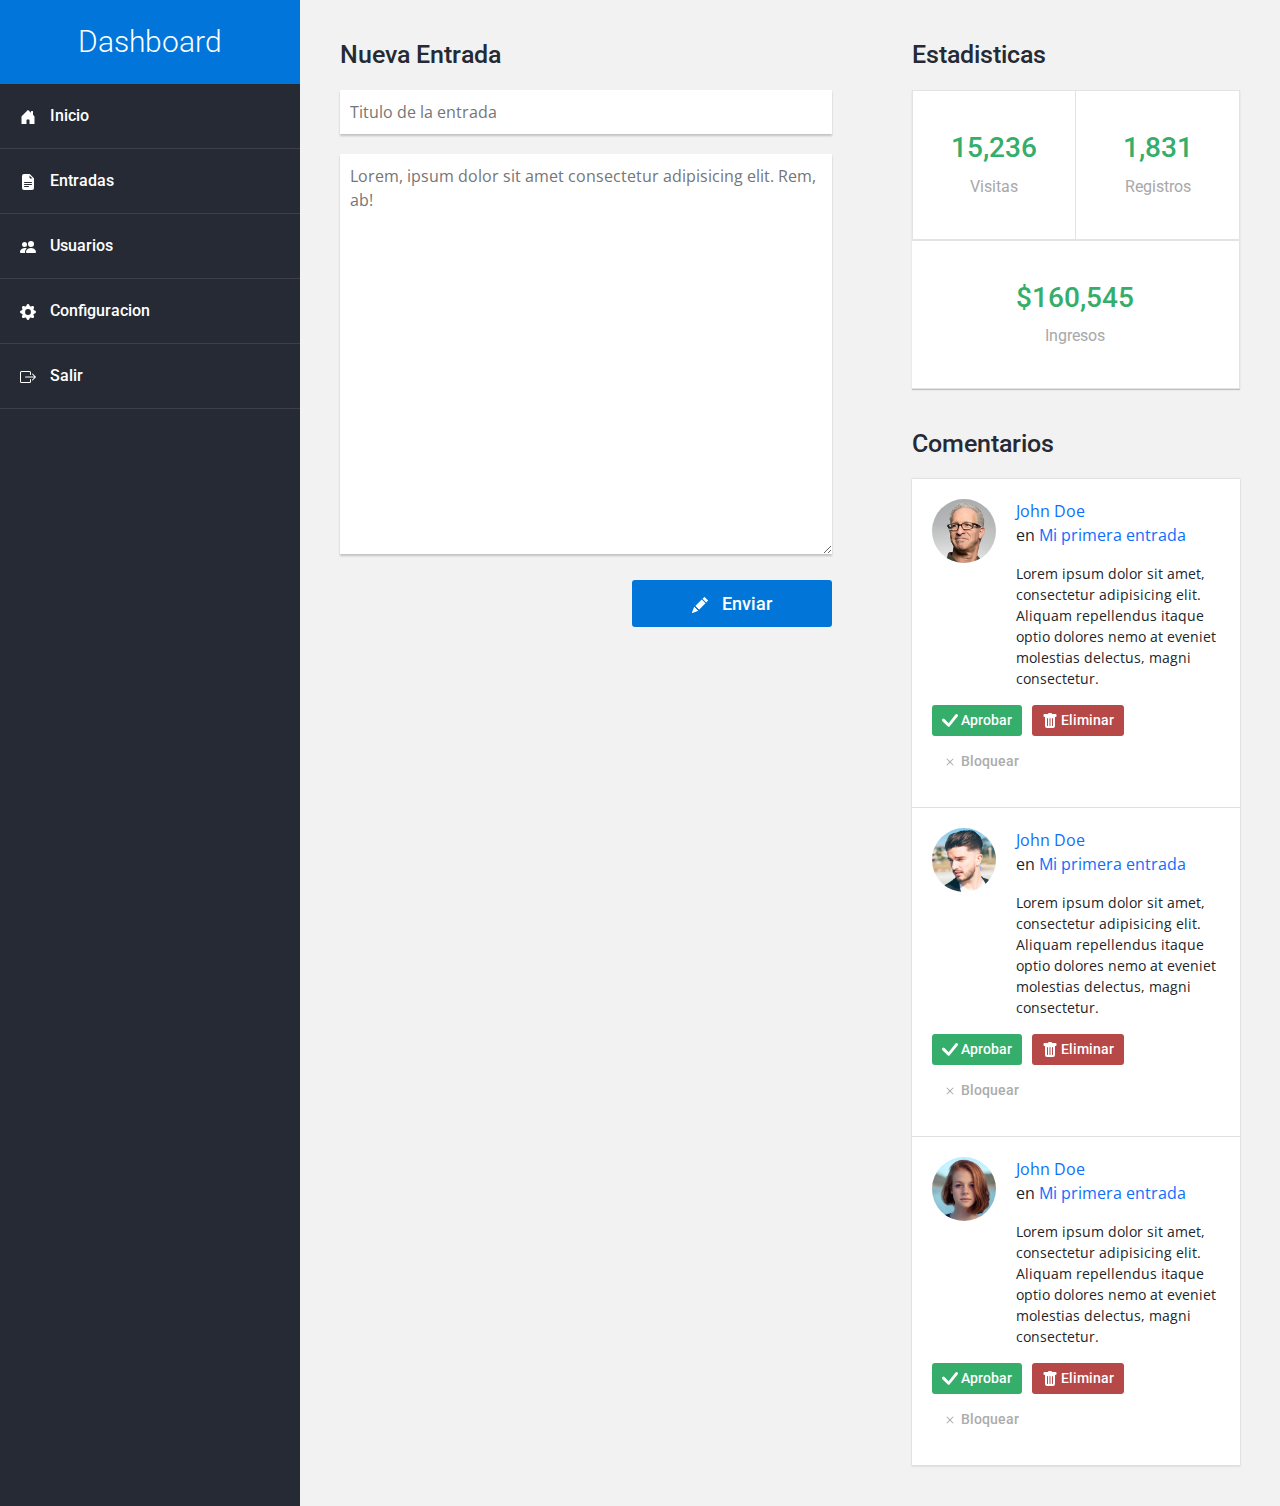
<file: practicas/dashboard/index.html>
<!DOCTYPE html>
<html lang="es">
<head>
	<meta charset="UTF-8">
	<meta http-equiv="X-UA-Compatible" content="IE=edge">
	<meta name="viewport" content="width=device-width, initial-scale=1.0">
	<link rel="preconnect" href="https://fonts.googleapis.com">
	<link rel="preconnect" href="https://fonts.gstatic.com" crossorigin>
	<link href="https://fonts.googleapis.com/css2?family=Open+Sans:wght@400;700&family=Roboto:wght@300;400;500&display=swap" rel="stylesheet"> 
	<link rel="stylesheet" href="css/bootstrap.min.css">
	<link rel="stylesheet" href="css/estilos.css">
	<title>Dashboard</title>
</head>
<body>
	<div class="container-fluid">
		<div class="row">
			<aside class="barra-lateral col-12 col-sm-auto p-0">
				<div class="logo">
					<h2 class="py-4 m-0">Dashboard</h2>
				</div>
				<nav class="menu d-flex d-sm-block justify-content-center flex-wrap">
					<a href="#">
						<svg xmlns="http://www.w3.org/2000/svg" width="16" height="16" fill="currentColor" class="bi bi-house-door-fill" viewBox="0 0 16 16">
							<path d="M6.5 14.5v-3.505c0-.245.25-.495.5-.495h2c.25 0 .5.25.5.5v3.5a.5.5 0 0 0 .5.5h4a.5.5 0 0 0 .5-.5v-7a.5.5 0 0 0-.146-.354L13 5.793V2.5a.5.5 0 0 0-.5-.5h-1a.5.5 0 0 0-.5.5v1.293L8.354 1.146a.5.5 0 0 0-.708 0l-6 6A.5.5 0 0 0 1.5 7.5v7a.5.5 0 0 0 .5.5h4a.5.5 0 0 0 .5-.5z"/>
						</svg>
						Inicio
					</a>
					<a href="#">
						<svg xmlns="http://www.w3.org/2000/svg" width="16" height="16" fill="currentColor" class="bi bi-file-earmark-text-fill" viewBox="0 0 16 16">
							<path d="M9.293 0H4a2 2 0 0 0-2 2v12a2 2 0 0 0 2 2h8a2 2 0 0 0 2-2V4.707A1 1 0 0 0 13.707 4L10 .293A1 1 0 0 0 9.293 0zM9.5 3.5v-2l3 3h-2a1 1 0 0 1-1-1zM4.5 9a.5.5 0 0 1 0-1h7a.5.5 0 0 1 0 1h-7zM4 10.5a.5.5 0 0 1 .5-.5h7a.5.5 0 0 1 0 1h-7a.5.5 0 0 1-.5-.5zm.5 2.5a.5.5 0 0 1 0-1h4a.5.5 0 0 1 0 1h-4z"/>
						</svg>
						Entradas
					</a>
					<a href="#">
						<svg xmlns="http://www.w3.org/2000/svg" width="16" height="16" fill="currentColor" class="bi bi-people-fill" viewBox="0 0 16 16">
							<path d="M7 14s-1 0-1-1 1-4 5-4 5 3 5 4-1 1-1 1H7zm4-6a3 3 0 1 0 0-6 3 3 0 0 0 0 6z"/>
							<path fill-rule="evenodd" d="M5.216 14A2.238 2.238 0 0 1 5 13c0-1.355.68-2.75 1.936-3.72A6.325 6.325 0 0 0 5 9c-4 0-5 3-5 4s1 1 1 1h4.216z"/>
							<path d="M4.5 8a2.5 2.5 0 1 0 0-5 2.5 2.5 0 0 0 0 5z"/>
						</svg>
						Usuarios
					</a>
					<a href="#">
						<svg xmlns="http://www.w3.org/2000/svg" width="16" height="16" fill="currentColor" class="bi bi-gear-fill" viewBox="0 0 16 16">
							<path d="M9.405 1.05c-.413-1.4-2.397-1.4-2.81 0l-.1.34a1.464 1.464 0 0 1-2.105.872l-.31-.17c-1.283-.698-2.686.705-1.987 1.987l.169.311c.446.82.023 1.841-.872 2.105l-.34.1c-1.4.413-1.4 2.397 0 2.81l.34.1a1.464 1.464 0 0 1 .872 2.105l-.17.31c-.698 1.283.705 2.686 1.987 1.987l.311-.169a1.464 1.464 0 0 1 2.105.872l.1.34c.413 1.4 2.397 1.4 2.81 0l.1-.34a1.464 1.464 0 0 1 2.105-.872l.31.17c1.283.698 2.686-.705 1.987-1.987l-.169-.311a1.464 1.464 0 0 1 .872-2.105l.34-.1c1.4-.413 1.4-2.397 0-2.81l-.34-.1a1.464 1.464 0 0 1-.872-2.105l.17-.31c.698-1.283-.705-2.686-1.987-1.987l-.311.169a1.464 1.464 0 0 1-2.105-.872l-.1-.34zM8 10.93a2.929 2.929 0 1 1 0-5.86 2.929 2.929 0 0 1 0 5.858z"/>
						</svg>
						Configuracion
					</a>
					<a href="#">
						<svg xmlns="http://www.w3.org/2000/svg" width="16" height="16" fill="currentColor" class="bi bi-box-arrow-right" viewBox="0 0 16 16">
							<path fill-rule="evenodd" d="M10 12.5a.5.5 0 0 1-.5.5h-8a.5.5 0 0 1-.5-.5v-9a.5.5 0 0 1 .5-.5h8a.5.5 0 0 1 .5.5v2a.5.5 0 0 0 1 0v-2A1.5 1.5 0 0 0 9.5 2h-8A1.5 1.5 0 0 0 0 3.5v9A1.5 1.5 0 0 0 1.5 14h8a1.5 1.5 0 0 0 1.5-1.5v-2a.5.5 0 0 0-1 0v2z"/>
							<path fill-rule="evenodd" d="M15.854 8.354a.5.5 0 0 0 0-.708l-3-3a.5.5 0 0 0-.708.708L14.293 7.5H5.5a.5.5 0 0 0 0 1h8.793l-2.147 2.146a.5.5 0 0 0 .708.708l3-3z"/>
						</svg>
						Salir
					</a>

				</nav>
			</aside>

			<main class="main col">
				<div class="row">
					<div class="columna col-12 col-lg-7">
						<div class="widget nueva_entrada">
							<h3 class="titulo">Nueva Entrada</h3>
							<form action="">
								<input type="text" placeholder="Titulo de la entrada" />
								<textarea placeholder="Lorem, ipsum dolor sit amet consectetur adipisicing elit. Rem, ab!"></textarea>
								<div class="d-flex justify-content-end">
									<button>
										<svg xmlns="http://www.w3.org/2000/svg" width="16" height="16" fill="currentColor" class="bi bi-pencil-fill" viewBox="0 0 16 16">
											<path d="M12.854.146a.5.5 0 0 0-.707 0L10.5 1.793 14.207 5.5l1.647-1.646a.5.5 0 0 0 0-.708l-3-3zm.646 6.061L9.793 2.5 3.293 9H3.5a.5.5 0 0 1 .5.5v.5h.5a.5.5 0 0 1 .5.5v.5h.5a.5.5 0 0 1 .5.5v.5h.5a.5.5 0 0 1 .5.5v.207l6.5-6.5zm-7.468 7.468A.5.5 0 0 1 6 13.5V13h-.5a.5.5 0 0 1-.5-.5V12h-.5a.5.5 0 0 1-.5-.5V11h-.5a.5.5 0 0 1-.5-.5V10h-.5a.499.499 0 0 1-.175-.032l-.179.178a.5.5 0 0 0-.11.168l-2 5a.5.5 0 0 0 .65.65l5-2a.5.5 0 0 0 .168-.11l.178-.178z"/>
										</svg> 
									  	Enviar
									</button>
								</div>
							</form>
						</div>
					</div>
					<div class="columna col-12 col-lg-5">
						<div class="widget estadisticas">
							<h3 class="titulo">Estadisticas</h3>
							<div class="contenedor d-flex flex-wrap">
								<div class="caja">
									<h3>15,236</h3>
									<p>Visitas</p>
								</div>
								<div class="caja">
									<h3>1,831</h3>
									<p>Registros</p>
								</div>
								<div class="caja">
									<h3>$160,545</h3>
									<p>Ingresos</p>
								</div>
							</div>
						</div>

						<div class="widget comentarios">
							<h3 class="titulo">Comentarios</h3>
							<div class="contenedor">
								<div class="comentario d-flex flex-wrap">
									<div class="foto">
										<a href="#">
											<img src="img/persona1.jpg" alt="" width="100">
										</a>
									</div>
	
									<div class="texto">
										<a href="#">John Doe</a>
										<p>en <a href="#">Mi primera entrada</a></p>
										<p class="texto-comentario">
											Lorem ipsum dolor sit amet, consectetur adipisicing elit. Aliquam repellendus itaque optio dolores nemo at eveniet molestias delectus, magni consectetur.
										</p>
									</div>
	
									<div class="botones d-flex justify-content-start flex-wrap w-100">
										<button class="aprobar">
											<svg xmlns="http://www.w3.org/2000/svg" width="16" height="16" fill="currentColor" class="bi bi-check-lg" viewBox="0 0 16 16">
												<path d="M13.485 1.431a1.473 1.473 0 0 1 2.104 2.062l-7.84 9.801a1.473 1.473 0 0 1-2.12.04L.431 8.138a1.473 1.473 0 0 1 2.084-2.083l4.111 4.112 6.82-8.69a.486.486 0 0 1 .04-.045z"/>
											</svg>
											Aprobar 
										</button>
										<button class="eliminar">
											<svg xmlns="http://www.w3.org/2000/svg" width="16" height="16" fill="currentColor" class="bi bi-trash-fill" viewBox="0 0 16 16">
												<path d="M2.5 1a1 1 0 0 0-1 1v1a1 1 0 0 0 1 1H3v9a2 2 0 0 0 2 2h6a2 2 0 0 0 2-2V4h.5a1 1 0 0 0 1-1V2a1 1 0 0 0-1-1H10a1 1 0 0 0-1-1H7a1 1 0 0 0-1 1H2.5zm3 4a.5.5 0 0 1 .5.5v7a.5.5 0 0 1-1 0v-7a.5.5 0 0 1 .5-.5zM8 5a.5.5 0 0 1 .5.5v7a.5.5 0 0 1-1 0v-7A.5.5 0 0 1 8 5zm3 .5v7a.5.5 0 0 1-1 0v-7a.5.5 0 0 1 1 0z"/>
											</svg>
											Eliminar 
										</button>
										<button class="bloquear">
											<svg xmlns="http://www.w3.org/2000/svg" width="16" height="16" fill="currentColor" class="bi bi-x" viewBox="0 0 16 16">
												<path d="M4.646 4.646a.5.5 0 0 1 .708 0L8 7.293l2.646-2.647a.5.5 0 0 1 .708.708L8.707 8l2.647 2.646a.5.5 0 0 1-.708.708L8 8.707l-2.646 2.647a.5.5 0 0 1-.708-.708L7.293 8 4.646 5.354a.5.5 0 0 1 0-.708z"/>
											</svg>
											Bloquear 
										</button>
									</div>
								</div>
	
								<div class="comentario d-flex flex-wrap">
									<div class="foto">
										<a href="#">
											<img src="img/persona2.jpg" alt="" width="100">
										</a>
									</div>
	
									<div class="texto">
										<a href="#">John Doe</a>
										<p>en <a href="#">Mi primera entrada</a></p>
										<p class="texto-comentario">
											Lorem ipsum dolor sit amet, consectetur adipisicing elit. Aliquam repellendus itaque optio dolores nemo at eveniet molestias delectus, magni consectetur.
										</p>
									</div>
	
									<div class="botones d-flex justify-content-start flex-wrap w-100">
										<button class="aprobar">
											<svg xmlns="http://www.w3.org/2000/svg" width="16" height="16" fill="currentColor" class="bi bi-check-lg" viewBox="0 0 16 16">
												<path d="M13.485 1.431a1.473 1.473 0 0 1 2.104 2.062l-7.84 9.801a1.473 1.473 0 0 1-2.12.04L.431 8.138a1.473 1.473 0 0 1 2.084-2.083l4.111 4.112 6.82-8.69a.486.486 0 0 1 .04-.045z"/>
											</svg>
											Aprobar 
										</button>
										<button class="eliminar">
											<svg xmlns="http://www.w3.org/2000/svg" width="16" height="16" fill="currentColor" class="bi bi-trash-fill" viewBox="0 0 16 16">
												<path d="M2.5 1a1 1 0 0 0-1 1v1a1 1 0 0 0 1 1H3v9a2 2 0 0 0 2 2h6a2 2 0 0 0 2-2V4h.5a1 1 0 0 0 1-1V2a1 1 0 0 0-1-1H10a1 1 0 0 0-1-1H7a1 1 0 0 0-1 1H2.5zm3 4a.5.5 0 0 1 .5.5v7a.5.5 0 0 1-1 0v-7a.5.5 0 0 1 .5-.5zM8 5a.5.5 0 0 1 .5.5v7a.5.5 0 0 1-1 0v-7A.5.5 0 0 1 8 5zm3 .5v7a.5.5 0 0 1-1 0v-7a.5.5 0 0 1 1 0z"/>
											</svg>
											Eliminar 
										</button>
										<button class="bloquear">
											<svg xmlns="http://www.w3.org/2000/svg" width="16" height="16" fill="currentColor" class="bi bi-x" viewBox="0 0 16 16">
												<path d="M4.646 4.646a.5.5 0 0 1 .708 0L8 7.293l2.646-2.647a.5.5 0 0 1 .708.708L8.707 8l2.647 2.646a.5.5 0 0 1-.708.708L8 8.707l-2.646 2.647a.5.5 0 0 1-.708-.708L7.293 8 4.646 5.354a.5.5 0 0 1 0-.708z"/>
											</svg>
											Bloquear 
										</button>
									</div>
								</div>
	
								<div class="comentario d-flex flex-wrap">
									<div class="foto">
										<a href="#">
											<img src="img/persona3.jpg" alt="" width="100">
										</a>
									</div>
	
									<div class="texto">
										<a href="#">John Doe</a>
										<p>en <a href="#">Mi primera entrada</a></p>
										<p class="texto-comentario">
											Lorem ipsum dolor sit amet, consectetur adipisicing elit. Aliquam repellendus itaque optio dolores nemo at eveniet molestias delectus, magni consectetur.
										</p>
									</div>
	
									<div class="botones d-flex justify-content-start flex-wrap w-100">
										<button class="aprobar">
											<svg xmlns="http://www.w3.org/2000/svg" width="16" height="16" fill="currentColor" class="bi bi-check-lg" viewBox="0 0 16 16">
												<path d="M13.485 1.431a1.473 1.473 0 0 1 2.104 2.062l-7.84 9.801a1.473 1.473 0 0 1-2.12.04L.431 8.138a1.473 1.473 0 0 1 2.084-2.083l4.111 4.112 6.82-8.69a.486.486 0 0 1 .04-.045z"/>
											</svg>
											Aprobar 
										</button>
										<button class="eliminar">
											<svg xmlns="http://www.w3.org/2000/svg" width="16" height="16" fill="currentColor" class="bi bi-trash-fill" viewBox="0 0 16 16">
												<path d="M2.5 1a1 1 0 0 0-1 1v1a1 1 0 0 0 1 1H3v9a2 2 0 0 0 2 2h6a2 2 0 0 0 2-2V4h.5a1 1 0 0 0 1-1V2a1 1 0 0 0-1-1H10a1 1 0 0 0-1-1H7a1 1 0 0 0-1 1H2.5zm3 4a.5.5 0 0 1 .5.5v7a.5.5 0 0 1-1 0v-7a.5.5 0 0 1 .5-.5zM8 5a.5.5 0 0 1 .5.5v7a.5.5 0 0 1-1 0v-7A.5.5 0 0 1 8 5zm3 .5v7a.5.5 0 0 1-1 0v-7a.5.5 0 0 1 1 0z"/>
											</svg>
											Eliminar 
										</button>
										<button class="bloquear">
											<svg xmlns="http://www.w3.org/2000/svg" width="16" height="16" fill="currentColor" class="bi bi-x" viewBox="0 0 16 16">
												<path d="M4.646 4.646a.5.5 0 0 1 .708 0L8 7.293l2.646-2.647a.5.5 0 0 1 .708.708L8.707 8l2.647 2.646a.5.5 0 0 1-.708.708L8 8.707l-2.646 2.647a.5.5 0 0 1-.708-.708L7.293 8 4.646 5.354a.5.5 0 0 1 0-.708z"/>
											</svg>
											Bloquear 
										</button>
									</div>
								</div>
							</div>
						</div>
					</div>
				</div>
			</main>
		</div>
	</div>

	<script src="js/bootstrap.bundle.min.js"></script>
</body>
</html>
</file>
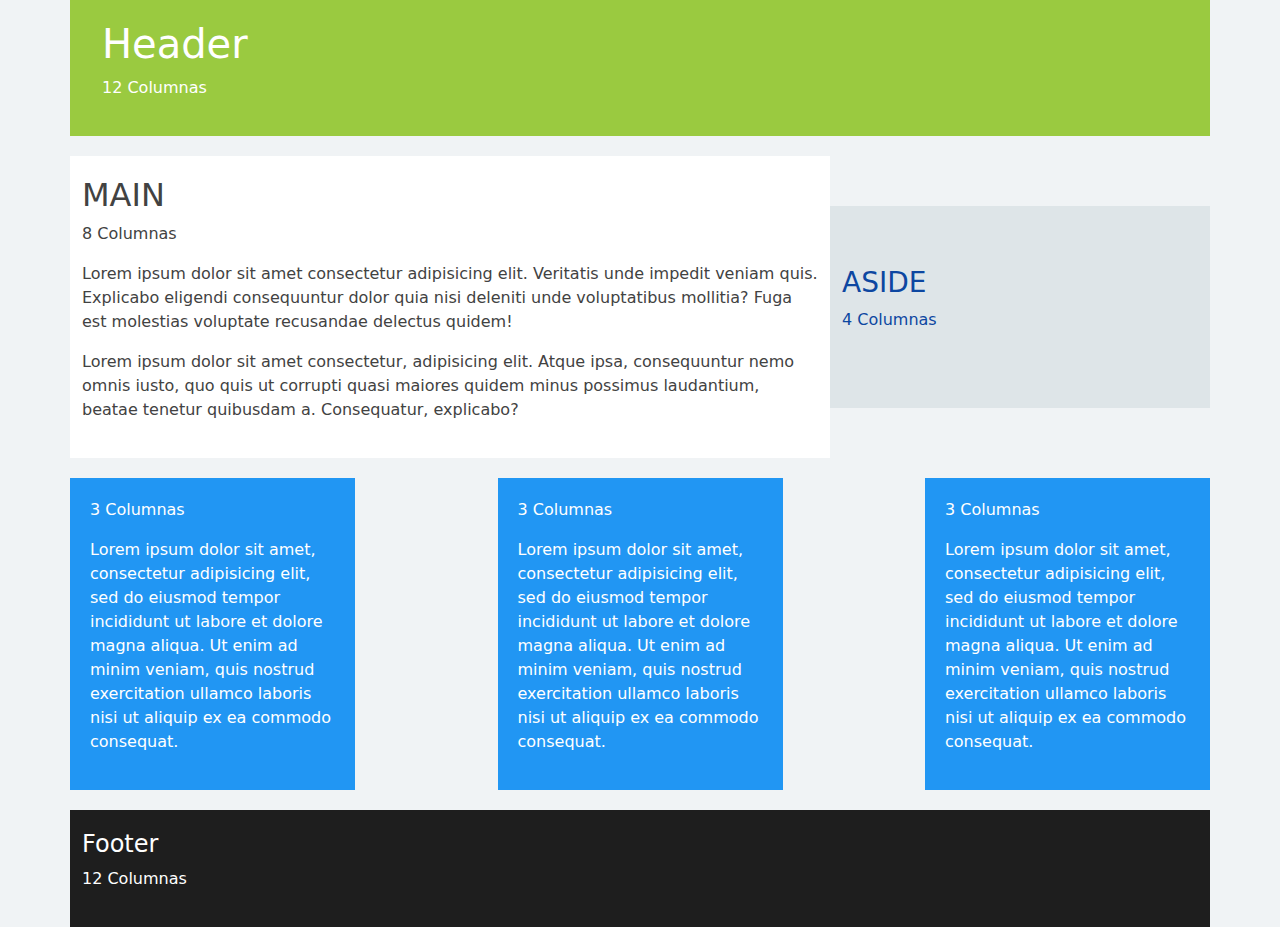
<file: practicas/grid/index.html>
<!DOCTYPE html>
<html lang="en">
<head>
	<meta charset="UTF-8">
	<meta http-equiv="X-UA-Compatible" content="IE=edge">
	<meta name="viewport" content="width=device-width, initial-scale=1.0">
	<link rel="stylesheet" href="css/bootstrap.min.css">
	<link rel="stylesheet" href="css/estilos.css">
	<title>Grid de Bootstrap 5</title>
</head>
<body>
	<div class="container">
		<header class="row">
			<div class="col">
				<h1>Header</h1>
				<p>12 Columnas</p>
			</div>
		</header>

		<section class="contenedor-main row align-items-center">
			<main class="col-md-8">
				<h2>MAIN</h2>
				<p class="d-none d-md-block">8 Columnas</p>
				<p class="d-block d-md-none">12 Columnas</p>
				<p>Lorem ipsum dolor sit amet consectetur adipisicing elit. Veritatis unde impedit veniam quis. Explicabo eligendi consequuntur dolor quia nisi deleniti unde voluptatibus mollitia? Fuga est molestias voluptate recusandae delectus quidem!</p>

				<p>Lorem ipsum dolor sit amet consectetur, adipisicing elit. Atque ipsa, consequuntur nemo omnis iusto, quo quis ut corrupti quasi maiores quidem minus possimus laudantium, beatae tenetur quibusdam a. Consequatur, explicabo?</p>
			</main>

			<aside class="col-md-4">
				<h3>ASIDE</h3>
				<p class="d-none d-md-block">4 Columnas</p>
				<p class="d-block d-md-none">12 Columnas</p>
			</aside>
		</section>

		<section class="row widgets justify-content-between">
			<div class="col-12 col-md-4 col-lg-3">
				<p class="d-none d-lg-block">3 Columnas</p>
				<p class="d-none d-md-block d-lg-none">4 Columnas</p>
				<p class="d-block d-md-none">12 Columnas</p>

				<p>Lorem ipsum dolor sit amet, consectetur adipisicing elit, sed do eiusmod
				tempor incididunt ut labore et dolore magna aliqua. Ut enim ad minim veniam,
				quis nostrud exercitation ullamco laboris nisi ut aliquip ex ea commodo
				consequat.</p>
			</div>

			<div class="col-12 col-md-4 col-lg-3">
				<p class="d-none d-lg-block">3 Columnas</p>
				<p class="d-none d-md-block d-lg-none">4 Columnas</p>
				<p class="d-block d-md-none">12 Columnas</p>

				<p>Lorem ipsum dolor sit amet, consectetur adipisicing elit, sed do eiusmod
				tempor incididunt ut labore et dolore magna aliqua. Ut enim ad minim veniam,
				quis nostrud exercitation ullamco laboris nisi ut aliquip ex ea commodo
				consequat.</p>
			</div>

			<div class="col-12 col-md-4 col-lg-3">
				<p class="d-none d-lg-block">3 Columnas</p>
				<p class="d-none d-md-block d-lg-none">4 Columnas</p>
				<p class="d-block d-md-none">12 Columnas</p>

				<p>Lorem ipsum dolor sit amet, consectetur adipisicing elit, sed do eiusmod
				tempor incididunt ut labore et dolore magna aliqua. Ut enim ad minim veniam,
				quis nostrud exercitation ullamco laboris nisi ut aliquip ex ea commodo
				consequat.</p>
			</div>
		</section>

		<footer class="row">
			<div class="col">
				<h4>Footer</h4>
				<p>12 Columnas</p>
			</div>
		</footer>
	</div>

	<script src="js/bootstrap.bundle.min.js"></script>
</body>
</html>
</file>
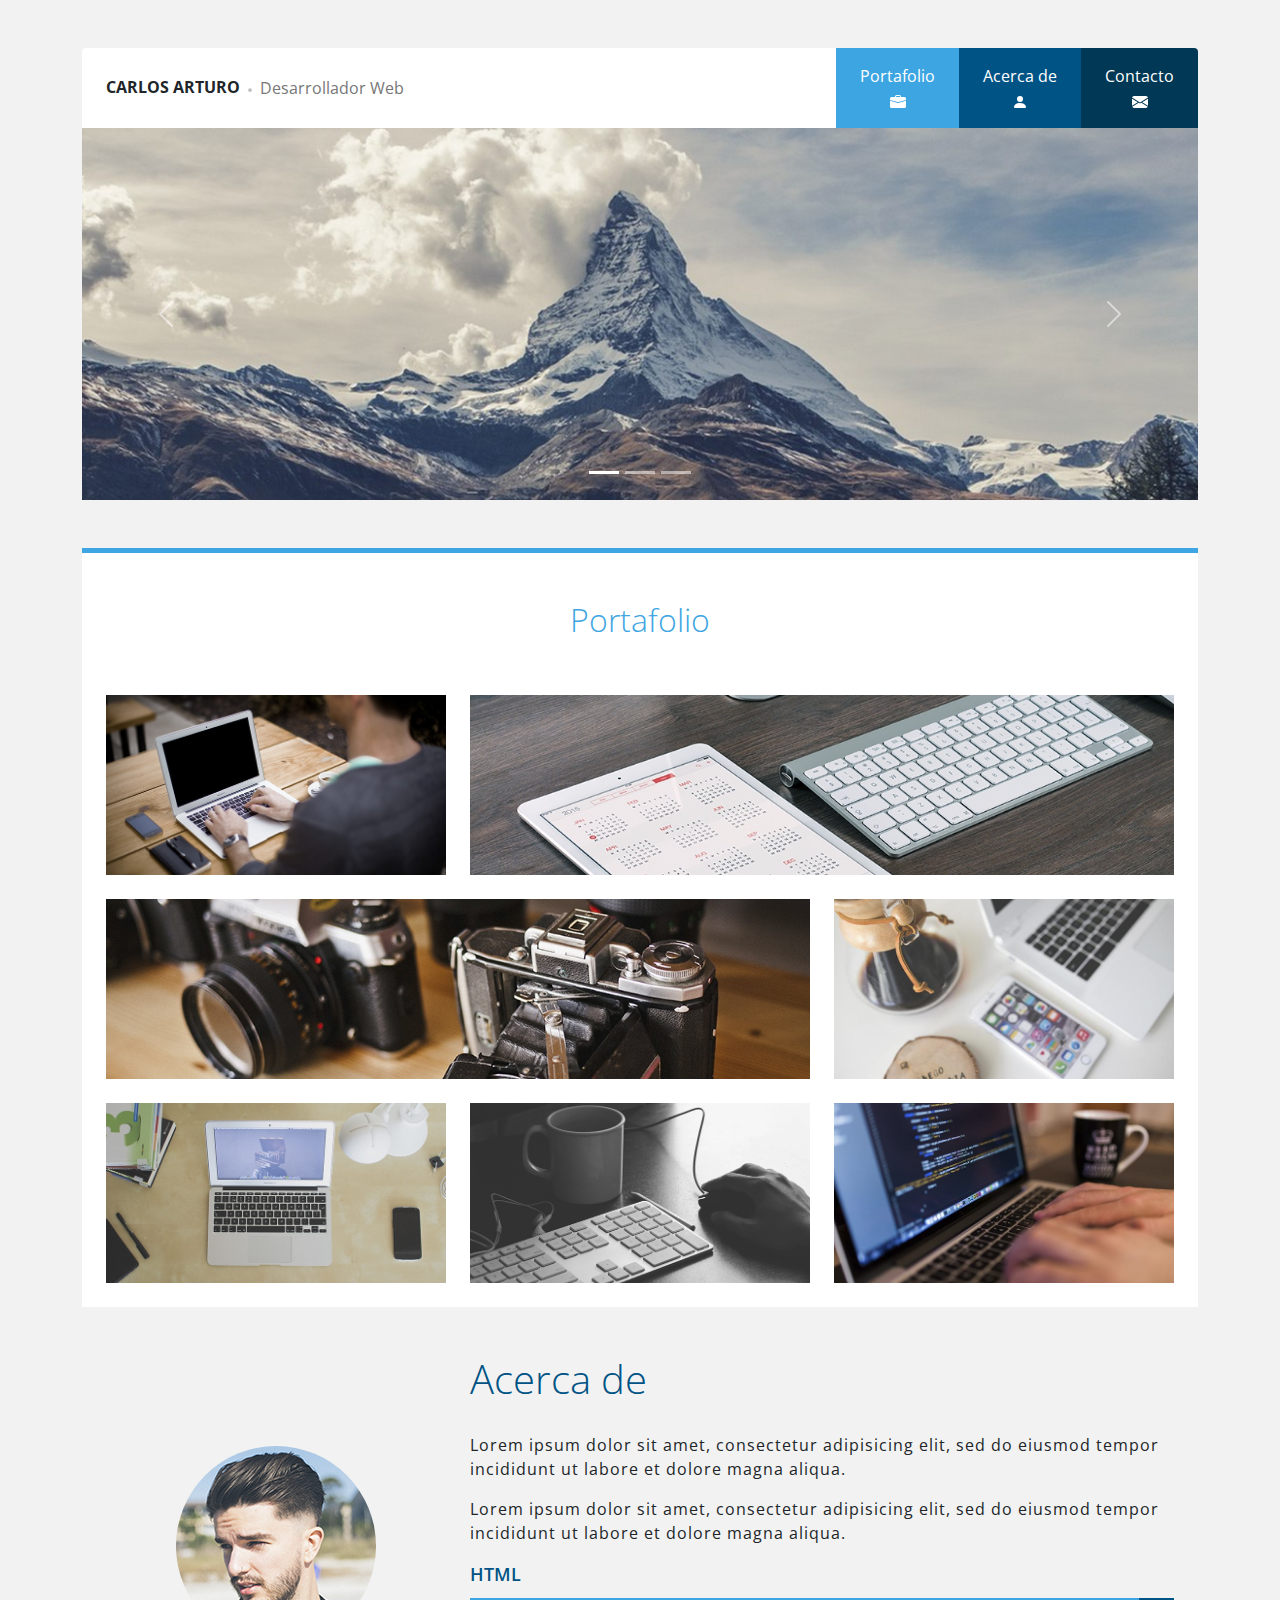
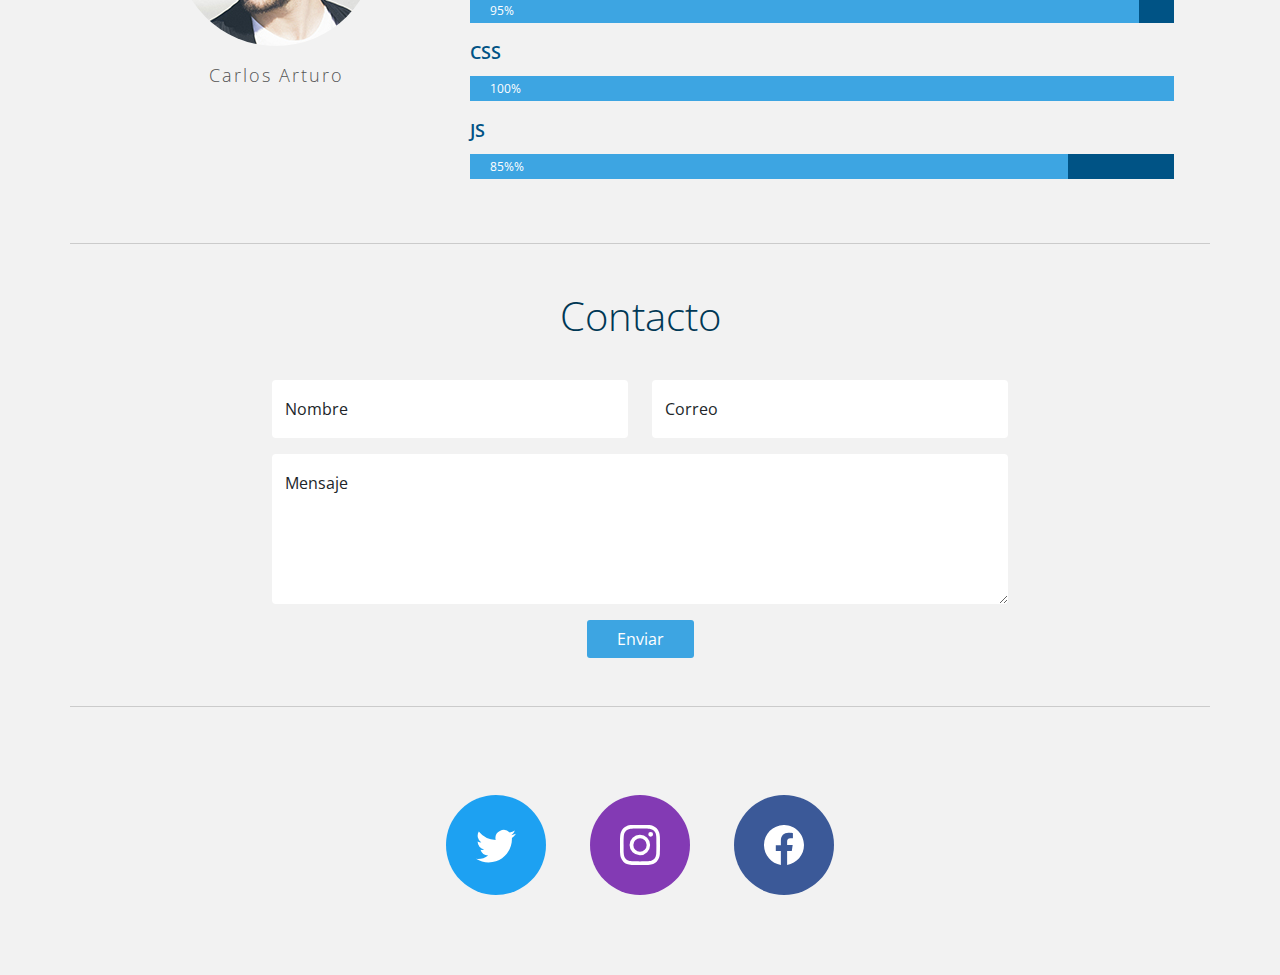
<file: practicas/portafolio/index.html>
<!DOCTYPE html>
<html lang="es">

<head>
    <meta charset="UTF-8">
    <meta http-equiv="X-UA-Compatible" content="IE=edge">
    <meta name="viewport" content="width=device-width, initial-scale=1.0">
    <link rel="preconnect" href="https://fonts.googleapis.com">
    <link rel="preconnect" href="https://fonts.gstatic.com" crossorigin>
    <link href="https://fonts.googleapis.com/css2?family=Open+Sans:wght@300;400;600;700&display=swap" rel="stylesheet">
    <link rel="stylesheet" href="css/bootstrap.min.css">
    <link rel="stylesheet" href="css/estilos.css">
    <title>Portafolio de Carlos Arturo</title>
</head>

<body>
    <header class="container my-5">
        <div class="nav row g-0 justify-content-between rounded-top">
            <!-- Logotipo -->
            <div class="logo col-12 col-lg-auto d-flex align-items-center justify-content-center ps-4">
                <h2 class="fw-bold text-uppercase mb-0">Carlos Arturo</h2>
                <div class="icono">
                    <svg xmlns="http://www.w3.org/2000/svg" width="16" height="16" fill="currentColor" class="bi bi-dot" viewBox="0 0 16 16">
						<path d="M8 9.5a1.5 1.5 0 1 0 0-3 1.5 1.5 0 0 0 0 3z"/>
					</svg>
                </div>
                <p class="mb-0">Desarrollador Web</p>
            </div>

            <!-- Enlaces -->
            <nav class="menu col-12 col-lg-auto d-flex align-items-stretch">
                <a href="#" class="c1 px-4 d-flex align-items-center text-center text-white text-decoration-none">
                    <div class="w-100">
                        <span>Portafolio</span>
                        <div class="icono">
                            <svg xmlns="http://www.w3.org/2000/svg" width="16" height="16" fill="currentColor" class="bi bi-briefcase-fill" viewBox="0 0 16 16">
								<path d="M6.5 1A1.5 1.5 0 0 0 5 2.5V3H1.5A1.5 1.5 0 0 0 0 4.5v1.384l7.614 2.03a1.5 1.5 0 0 0 .772 0L16 5.884V4.5A1.5 1.5 0 0 0 14.5 3H11v-.5A1.5 1.5 0 0 0 9.5 1h-3zm0 1h3a.5.5 0 0 1 .5.5V3H6v-.5a.5.5 0 0 1 .5-.5z"/>
								<path d="M0 12.5A1.5 1.5 0 0 0 1.5 14h13a1.5 1.5 0 0 0 1.5-1.5V6.85L8.129 8.947a.5.5 0 0 1-.258 0L0 6.85v5.65z"/>
							</svg>
                        </div>
                    </div>
                </a>
                <a href="#" class="c2 px-4 d-flex align-items-center text-center text-white text-decoration-none">
                    <div class="w-100">
                        <span>Acerca de</span>
                        <div class="icono">
                            <svg xmlns="http://www.w3.org/2000/svg" width="16" height="16" fill="currentColor" class="bi bi-person-fill" viewBox="0 0 16 16">
								<path d="M3 14s-1 0-1-1 1-4 6-4 6 3 6 4-1 1-1 1H3zm5-6a3 3 0 1 0 0-6 3 3 0 0 0 0 6z"/>
							</svg>
                        </div>
                    </div>
                </a>
                <a href="#" class="c3 px-4 d-flex align-items-center text-center text-white text-decoration-none">
                    <div class="w-100">
                        <span>Contacto</span>
                        <div class="icono">
                            <svg xmlns="http://www.w3.org/2000/svg" width="16" height="16" fill="currentColor" class="bi bi-envelope-fill" viewBox="0 0 16 16">
								<path d="M.05 3.555A2 2 0 0 1 2 2h12a2 2 0 0 1 1.95 1.555L8 8.414.05 3.555zM0 4.697v7.104l5.803-3.558L0 4.697zM6.761 8.83l-6.57 4.027A2 2 0 0 0 2 14h12a2 2 0 0 0 1.808-1.144l-6.57-4.027L8 9.586l-1.239-.757zm3.436-.586L16 11.801V4.697l-5.803 3.546z"/>
							</svg>
                        </div>
                    </div>
                </a>
            </nav>
        </div>

        <!-- Slider -->
        <div class="row slider">
            <div class="col">
                <div class="carousel slide" data-bs-ride="carousel" id="slider">
                    <div class="carousel-inner">
                        <div class="carousel-item active">
                            <img class="d-block w-100" src="./img/slide1.jpg" alt="">
                        </div>
                        <div class="carousel-item">
                            <img class="d-block w-100" src="./img/slide2.jpg" alt="">
                        </div>
                        <div class="carousel-item">
                            <img class="d-block w-100" src="./img/slide3.jpg" alt="">
                        </div>
                    </div>

                    <button class="carousel-control-prev" type="button" data-bs-target="#slider" data-bs-slide="prev">
						<span class="carousel-control-prev-icon" aria-hidden="true"></span>
						<span class="visually-hidden">Anterior</span>
					</button>
                    <button class="carousel-control-next" type="button" data-bs-target="#slider" data-bs-slide="next">
						<span class="carousel-control-next-icon" aria-hidden="true"></span>
						<span class="visually-hidden">Siguiente</span>
					</button>

                    <div class="carousel-indicators">
                        <button type="button" data-bs-target="#slider" data-bs-slide-to="0" class="active" aria-current="true" aria-label="Slideshow 1"></button>
                        <button type="button" data-bs-target="#slider" data-bs-slide-to="1" aria-label="Slideshow 2"></button>
                        <button type="button" data-bs-target="#slider" data-bs-slide-to="2" aria-label="Slideshow 3"></button>
                    </div>
                </div>
            </div>
        </div>
    </header>

    <main>
        <div class="container">
            <!-- Portafolio -->
            <div class="row portafolio g-0 px-4 mb-5">
                <div class="col">
                    <h2 class="titulo text-center py-5">Portafolio</h2>
                    <div class="row galeria">
                        <!-- Imagen #1 -->
                        <div class="contenedor-imagen mb-4 col-6 col-lg-4">
                            <a href="#" data-bs-toggle="modal" data-bs-target="#modal-galeria">
                                <img src="img/img-1.jpg" class="d-block w-100" alt="">
                            </a>
                        </div>

                        <!-- Imagen #2 -->
                        <div class="contenedor-imagen mb-4 col-12 col-lg-8">
                            <a href="#" data-bs-toggle="modal" data-bs-target="#modal-galeria">
                                <img src="img/img-2.jpg" class="d-block w-100" alt="">
                            </a>
                        </div>

                        <!-- Imagen #3 -->
                        <div class="contenedor-imagen mb-4 col-12 col-lg-8">
                            <a href="#" data-bs-toggle="modal" data-bs-target="#modal-galeria">
                                <img src="img/img-3.jpg" class="d-block w-100" alt="">
                            </a>
                        </div>

                        <!-- Imagen #4 -->
                        <div class="contenedor-imagen mb-4 col-6 col-lg-4">
                            <a href="#" data-bs-toggle="modal" data-bs-target="#modal-galeria">
                                <img src="img/img-4.jpg" class="d-block w-100" alt="">
                            </a>
                        </div>

                        <!-- Imagen #5 -->
                        <div class="contenedor-imagen mb-4 col-6 col-lg-4">
                            <a href="#" data-bs-toggle="modal" data-bs-target="#modal-galeria">
                                <img src="img/img-5.jpg" class="d-block w-100" alt="">
                            </a>
                        </div>

                        <!-- Imagen #6 -->
                        <div class="contenedor-imagen mb-4 col-6 col-lg-4">
                            <a href="#" data-bs-toggle="modal" data-bs-target="#modal-galeria">
                                <img src="img/img-6.jpg" class="d-block w-100" alt="">
                            </a>
                        </div>

                        <!-- Imagen #7 -->
                        <div class="contenedor-imagen mb-4 col-12 col-lg-4">
                            <a href="#" data-bs-toggle="modal" data-bs-target="#modal-galeria">
                                <img src="img/img-7.jpg" class="d-block w-100" alt="">
                            </a>
                        </div>
                    </div>

                    <!-- Ventana Modal -->
                    <div class="modal fade" id="modal-galeria" tabindex="-1" aria-labelledby="modal-galeria" aria-hidden="true">
                        <div class="modal-dialog modal-dialog-centered">
                            <div class="modal-content">
                                <img src="img/img-1.jpg" id="imagen-modal" alt="">
                            </div>
                        </div>
                    </div>
                </div>
            </div>

            <!-- Acerca de -->
            <div class="row acerca-de align-items-center px-4 mb-5">
                <div class="col-12 col-lg-4 foto text-center">
                    <img src="img/foto.jpg" class="rounded-circle mb-3" alt="">
                    <p class="nombre">Carlos Arturo</p>
                </div>

                <div class="col-12 col-lg-8 info">
                    <h2 class="titulo text-center text-lg-start">Acerca de</h2>
                    <p class="resumen">Lorem ipsum dolor sit amet, consectetur adipisicing elit, sed do eiusmod tempor incididunt ut labore et dolore magna aliqua.</p>

                    <p class="resumen">Lorem ipsum dolor sit amet, consectetur adipisicing elit, sed do eiusmod tempor incididunt ut labore et dolore magna aliqua.</p>

                    <p class="label">HTML</p>
                    <div class="progress mb-3">
                        <div class="progress-bar text-start" role="progressbar" aria-valuemin="0" aria-valuemax="100" aria-valuenow="95" style="width: 95%;">
                            95%
                        </div>
                    </div>

                    <p class="label">CSS</p>
                    <div class="progress mb-3">
                        <div class="progress-bar text-start" role="progressbar" aria-valuemin="0" aria-valuemax="100" aria-valuenow="100" style="width: 100%;">
                            100%
                        </div>
                    </div>

                    <p class="label">JS</p>
                    <div class="progress mb-3">
                        <div class="progress-bar text-start" role="progressbar" aria-valuemin="0" aria-valuemax="100" aria-valuenow="85" style="width: 85%;">
                            85%%
                        </div>
                    </div>
                </div>
            </div>

            <!-- Formulario de Contacto -->
            <div class="row contacto justify-content-center py-5 mb-5">
                <div class="col-12 col-lg-8">
                    <h2 class="titulo">Contacto</h2>
                    <form action="" class="formulario">
                        <div class="row">
                            <div class="col-12 col-lg-6">
                                <div class="form-floating mb-3">
                                    <input type="text" name="nombre" id="nombre" class="form-control" placeholder="John Doe">
                                    <label for="nombre">Nombre</label>
                                </div>
                            </div>
                            <div class="col-12 col-lg-6">
                                <div class="form-floating mb-3">
                                    <input type="email" name="correo" id="correo" class="form-control" placeholder="correo@correo.com">
                                    <label for="nombre">Correo</label>
                                </div>
                            </div>
                            <div class="col-12">
                                <div class="form-floating mb-3">
                                    <textarea name="mensaje" id="mensaje" class="form-control" placeholder="Mensaje"></textarea>
                                    <label for="mensaje">Mensaje</label>
                                </div>
                                <div class="d-flex justify-content-center">
                                    <button class="boton" type="submit">Enviar</button>
                                </div>
                            </div>
                        </div>
                    </form>
                </div>
            </div>
        </div>
    </main>

    <footer>
        <div class="container">
            <div class="row redes-sociales justify-content-center">
                <div class="col-auto">
                    <a href="#" class="icono twitter d-inline-flex align-items-center justify-content-center">
                        <svg xmlns="http://www.w3.org/2000/svg" width="16" height="16" fill="currentColor" class="bi bi-twitter" viewBox="0 0 16 16">
							<path d="M5.026 15c6.038 0 9.341-5.003 9.341-9.334 0-.14 0-.282-.006-.422A6.685 6.685 0 0 0 16 3.542a6.658 6.658 0 0 1-1.889.518 3.301 3.301 0 0 0 1.447-1.817 6.533 6.533 0 0 1-2.087.793A3.286 3.286 0 0 0 7.875 6.03a9.325 9.325 0 0 1-6.767-3.429 3.289 3.289 0 0 0 1.018 4.382A3.323 3.323 0 0 1 .64 6.575v.045a3.288 3.288 0 0 0 2.632 3.218 3.203 3.203 0 0 1-.865.115 3.23 3.23 0 0 1-.614-.057 3.283 3.283 0 0 0 3.067 2.277A6.588 6.588 0 0 1 .78 13.58a6.32 6.32 0 0 1-.78-.045A9.344 9.344 0 0 0 5.026 15z"/>
						</svg>
                    </a>
                    <a href="#" class="icono instagram d-inline-flex align-items-center justify-content-center">
                        <svg xmlns="http://www.w3.org/2000/svg" width="16" height="16" fill="currentColor" class="bi bi-instagram" viewBox="0 0 16 16">
							<path d="M8 0C5.829 0 5.556.01 4.703.048 3.85.088 3.269.222 2.76.42a3.917 3.917 0 0 0-1.417.923A3.927 3.927 0 0 0 .42 2.76C.222 3.268.087 3.85.048 4.7.01 5.555 0 5.827 0 8.001c0 2.172.01 2.444.048 3.297.04.852.174 1.433.372 1.942.205.526.478.972.923 1.417.444.445.89.719 1.416.923.51.198 1.09.333 1.942.372C5.555 15.99 5.827 16 8 16s2.444-.01 3.298-.048c.851-.04 1.434-.174 1.943-.372a3.916 3.916 0 0 0 1.416-.923c.445-.445.718-.891.923-1.417.197-.509.332-1.09.372-1.942C15.99 10.445 16 10.173 16 8s-.01-2.445-.048-3.299c-.04-.851-.175-1.433-.372-1.941a3.926 3.926 0 0 0-.923-1.417A3.911 3.911 0 0 0 13.24.42c-.51-.198-1.092-.333-1.943-.372C10.443.01 10.172 0 7.998 0h.003zm-.717 1.442h.718c2.136 0 2.389.007 3.232.046.78.035 1.204.166 1.486.275.373.145.64.319.92.599.28.28.453.546.598.92.11.281.24.705.275 1.485.039.843.047 1.096.047 3.231s-.008 2.389-.047 3.232c-.035.78-.166 1.203-.275 1.485a2.47 2.47 0 0 1-.599.919c-.28.28-.546.453-.92.598-.28.11-.704.24-1.485.276-.843.038-1.096.047-3.232.047s-2.39-.009-3.233-.047c-.78-.036-1.203-.166-1.485-.276a2.478 2.478 0 0 1-.92-.598 2.48 2.48 0 0 1-.6-.92c-.109-.281-.24-.705-.275-1.485-.038-.843-.046-1.096-.046-3.233 0-2.136.008-2.388.046-3.231.036-.78.166-1.204.276-1.486.145-.373.319-.64.599-.92.28-.28.546-.453.92-.598.282-.11.705-.24 1.485-.276.738-.034 1.024-.044 2.515-.045v.002zm4.988 1.328a.96.96 0 1 0 0 1.92.96.96 0 0 0 0-1.92zm-4.27 1.122a4.109 4.109 0 1 0 0 8.217 4.109 4.109 0 0 0 0-8.217zm0 1.441a2.667 2.667 0 1 1 0 5.334 2.667 2.667 0 0 1 0-5.334z"/>
						</svg>
                    </a>
                    <a href="#" class="icono facebook d-inline-flex align-items-center justify-content-center">
                        <svg xmlns="http://www.w3.org/2000/svg" width="16" height="16" fill="currentColor" class="bi bi-facebook" viewBox="0 0 16 16">
							<path d="M16 8.049c0-4.446-3.582-8.05-8-8.05C3.58 0-.002 3.603-.002 8.05c0 4.017 2.926 7.347 6.75 7.951v-5.625h-2.03V8.05H6.75V6.275c0-2.017 1.195-3.131 3.022-3.131.876 0 1.791.157 1.791.157v1.98h-1.009c-.993 0-1.303.621-1.303 1.258v1.51h2.218l-.354 2.326H9.25V16c3.824-.604 6.75-3.934 6.75-7.951z"/>
						</svg>
                    </a>
                </div>
            </div>
        </div>
    </footer>

    <script src="js/bootstrap.bundle.min.js"></script>
    <script src="js/app.js"></script>
</body>

</html>
</file>
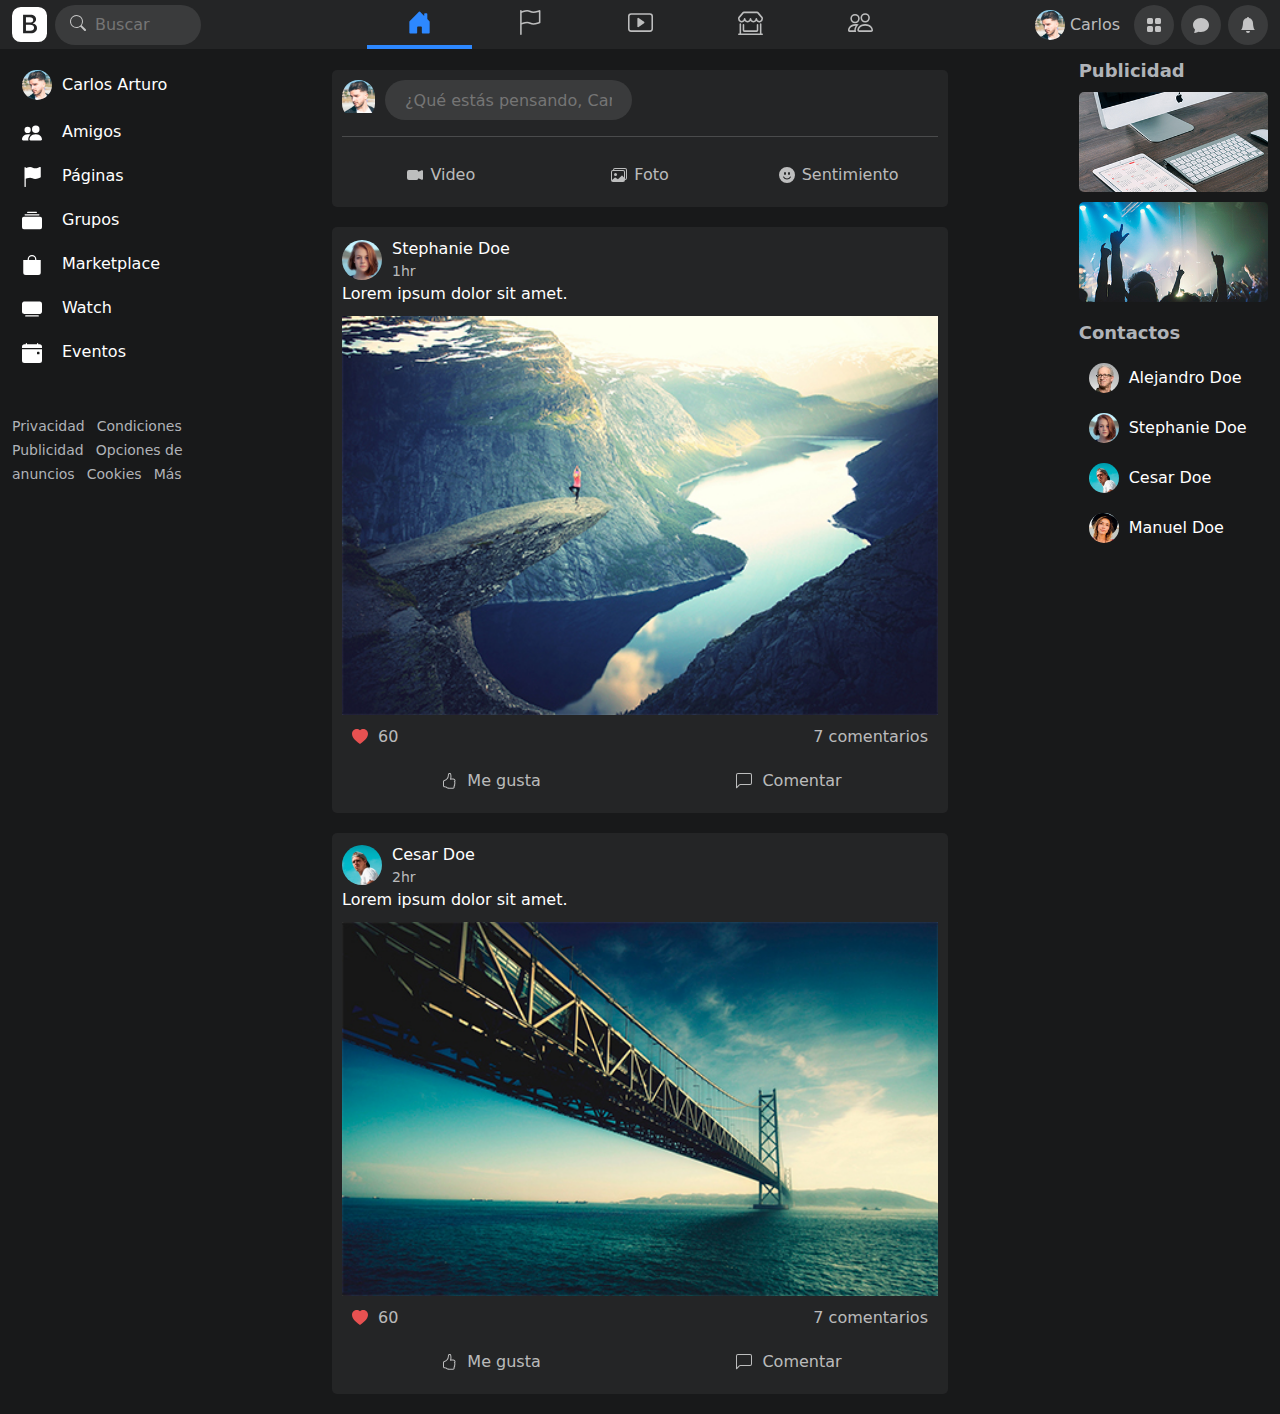
<file: practicas/red-social/index.html>
<!DOCTYPE html>
<html lang="es">
<head>
	<meta charset="UTF-8">
	<meta http-equiv="X-UA-Compatible" content="IE=edge">
	<meta name="viewport" content="width=device-width, initial-scale=1.0">
	<link rel="stylesheet" href="css/bootstrap.min.css">
	<link rel="stylesheet" href="css/estilos.css">
	<title>Red Social estilo Facebook</title>
</head>
<body>
	<header class="fixed-top">
		<div class="container-fluid">
			<div class="row justify-content-between align-items-center">
				<!-- Logo y barra de busqueda -->
				<div class="col col-lg-3 col-xl-2 d-flex align-items-center order-1">
					<a href="#" class="logo me-2">
						<svg xmlns="http://www.w3.org/2000/svg" width="16" height="16" fill="currentColor" class="bi bi-bootstrap-fill" viewBox="0 0 16 16">
							<path d="M6.375 7.125V4.658h1.78c.973 0 1.542.457 1.542 1.237 0 .802-.604 1.23-1.764 1.23H6.375zm0 3.762h1.898c1.184 0 1.81-.48 1.81-1.377 0-.885-.65-1.348-1.886-1.348H6.375v2.725z"/>
							<path d="M4.002 0a4 4 0 0 0-4 4v8a4 4 0 0 0 4 4h8a4 4 0 0 0 4-4V4a4 4 0 0 0-4-4h-8zm1.06 12V3.545h3.399c1.587 0 2.543.809 2.543 2.11 0 .884-.65 1.675-1.483 1.816v.1c1.143.117 1.904.931 1.904 2.033 0 1.488-1.084 2.396-2.888 2.396H5.062z"/>
						</svg>
					</a>
					<div class="barra-busqueda d-none d-sm-block">
						<div class="icono">
							<svg xmlns="http://www.w3.org/2000/svg" width="16" height="16" fill="currentColor" class="bi bi-search" viewBox="0 0 16 16">
								<path d="M11.742 10.344a6.5 6.5 0 1 0-1.397 1.398h-.001c.03.04.062.078.098.115l3.85 3.85a1 1 0 0 0 1.415-1.414l-3.85-3.85a1.007 1.007 0 0 0-.115-.1zM12 6.5a5.5 5.5 0 1 1-11 0 5.5 5.5 0 0 1 11 0z"/>
							</svg>
						</div>
						<input type="search" placeholder="Buscar">
					</div>
				</div>

				<!-- Menu -->
				<div class="menu col-12 col-lg-6 col-xl-6 text-center order-3 order-lg-2">
					<a href="#" class="active">
						<svg xmlns="http://www.w3.org/2000/svg" width="16" height="16" fill="currentColor" class="bi bi-house-door-fill" viewBox="0 0 16 16">
							<path d="M6.5 14.5v-3.505c0-.245.25-.495.5-.495h2c.25 0 .5.25.5.5v3.5a.5.5 0 0 0 .5.5h4a.5.5 0 0 0 .5-.5v-7a.5.5 0 0 0-.146-.354L13 5.793V2.5a.5.5 0 0 0-.5-.5h-1a.5.5 0 0 0-.5.5v1.293L8.354 1.146a.5.5 0 0 0-.708 0l-6 6A.5.5 0 0 0 1.5 7.5v7a.5.5 0 0 0 .5.5h4a.5.5 0 0 0 .5-.5z"/>
						</svg>
					</a>
					<a href="#">
						<svg xmlns="http://www.w3.org/2000/svg" width="16" height="16" fill="currentColor" class="bi bi-flag" viewBox="0 0 16 16">
							<path d="M14.778.085A.5.5 0 0 1 15 .5V8a.5.5 0 0 1-.314.464L14.5 8l.186.464-.003.001-.006.003-.023.009a12.435 12.435 0 0 1-.397.15c-.264.095-.631.223-1.047.35-.816.252-1.879.523-2.71.523-.847 0-1.548-.28-2.158-.525l-.028-.01C7.68 8.71 7.14 8.5 6.5 8.5c-.7 0-1.638.23-2.437.477A19.626 19.626 0 0 0 3 9.342V15.5a.5.5 0 0 1-1 0V.5a.5.5 0 0 1 1 0v.282c.226-.079.496-.17.79-.26C4.606.272 5.67 0 6.5 0c.84 0 1.524.277 2.121.519l.043.018C9.286.788 9.828 1 10.5 1c.7 0 1.638-.23 2.437-.477a19.587 19.587 0 0 0 1.349-.476l.019-.007.004-.002h.001M14 1.221c-.22.078-.48.167-.766.255-.81.252-1.872.523-2.734.523-.886 0-1.592-.286-2.203-.534l-.008-.003C7.662 1.21 7.139 1 6.5 1c-.669 0-1.606.229-2.415.478A21.294 21.294 0 0 0 3 1.845v6.433c.22-.078.48-.167.766-.255C4.576 7.77 5.638 7.5 6.5 7.5c.847 0 1.548.28 2.158.525l.028.01C9.32 8.29 9.86 8.5 10.5 8.5c.668 0 1.606-.229 2.415-.478A21.317 21.317 0 0 0 14 7.655V1.222z"/>
						</svg>
					</a>
					<a href="#">
						<svg xmlns="http://www.w3.org/2000/svg" width="16" height="16" fill="currentColor" class="bi bi-play-btn" viewBox="0 0 16 16">
							<path d="M6.79 5.093A.5.5 0 0 0 6 5.5v5a.5.5 0 0 0 .79.407l3.5-2.5a.5.5 0 0 0 0-.814l-3.5-2.5z"/>
							<path d="M0 4a2 2 0 0 1 2-2h12a2 2 0 0 1 2 2v8a2 2 0 0 1-2 2H2a2 2 0 0 1-2-2V4zm15 0a1 1 0 0 0-1-1H2a1 1 0 0 0-1 1v8a1 1 0 0 0 1 1h12a1 1 0 0 0 1-1V4z"/>
						</svg>
					</a>
					<a href="#">
						<svg xmlns="http://www.w3.org/2000/svg" width="16" height="16" fill="currentColor" class="bi bi-shop-window" viewBox="0 0 16 16">
							<path d="M2.97 1.35A1 1 0 0 1 3.73 1h8.54a1 1 0 0 1 .76.35l2.609 3.044A1.5 1.5 0 0 1 16 5.37v.255a2.375 2.375 0 0 1-4.25 1.458A2.371 2.371 0 0 1 9.875 8 2.37 2.37 0 0 1 8 7.083 2.37 2.37 0 0 1 6.125 8a2.37 2.37 0 0 1-1.875-.917A2.375 2.375 0 0 1 0 5.625V5.37a1.5 1.5 0 0 1 .361-.976l2.61-3.045zm1.78 4.275a1.375 1.375 0 0 0 2.75 0 .5.5 0 0 1 1 0 1.375 1.375 0 0 0 2.75 0 .5.5 0 0 1 1 0 1.375 1.375 0 1 0 2.75 0V5.37a.5.5 0 0 0-.12-.325L12.27 2H3.73L1.12 5.045A.5.5 0 0 0 1 5.37v.255a1.375 1.375 0 0 0 2.75 0 .5.5 0 0 1 1 0zM1.5 8.5A.5.5 0 0 1 2 9v6h12V9a.5.5 0 0 1 1 0v6h.5a.5.5 0 0 1 0 1H.5a.5.5 0 0 1 0-1H1V9a.5.5 0 0 1 .5-.5zm2 .5a.5.5 0 0 1 .5.5V13h8V9.5a.5.5 0 0 1 1 0V13a1 1 0 0 1-1 1H4a1 1 0 0 1-1-1V9.5a.5.5 0 0 1 .5-.5z"/>
						</svg>
					</a>
					<a href="#">
						<svg xmlns="http://www.w3.org/2000/svg" width="16" height="16" fill="currentColor" class="bi bi-people" viewBox="0 0 16 16">
							<path d="M15 14s1 0 1-1-1-4-5-4-5 3-5 4 1 1 1 1h8zm-7.978-1A.261.261 0 0 1 7 12.996c.001-.264.167-1.03.76-1.72C8.312 10.629 9.282 10 11 10c1.717 0 2.687.63 3.24 1.276.593.69.758 1.457.76 1.72l-.008.002a.274.274 0 0 1-.014.002H7.022zM11 7a2 2 0 1 0 0-4 2 2 0 0 0 0 4zm3-2a3 3 0 1 1-6 0 3 3 0 0 1 6 0zM6.936 9.28a5.88 5.88 0 0 0-1.23-.247A7.35 7.35 0 0 0 5 9c-4 0-5 3-5 4 0 .667.333 1 1 1h4.216A2.238 2.238 0 0 1 5 13c0-1.01.377-2.042 1.09-2.904.243-.294.526-.569.846-.816zM4.92 10A5.493 5.493 0 0 0 4 13H1c0-.26.164-1.03.76-1.724.545-.636 1.492-1.256 3.16-1.275zM1.5 5.5a3 3 0 1 1 6 0 3 3 0 0 1-6 0zm3-2a2 2 0 1 0 0 4 2 2 0 0 0 0-4z"/>
						</svg>
					</a>
				</div>

				<!-- Botones -->
				<nav class="botones col-auto col-lg-3 col-xl-2 text-end d-flex align-items-center justify-content-end order-2 order-lg-3">
					<a href="#" class="perfil">
						<img src="img/persona2.jpg" alt=""> Carlos
					</a>
					<a href="#">
						<svg xmlns="http://www.w3.org/2000/svg" width="16" height="16" fill="currentColor" class="bi bi-grid-fill" viewBox="0 0 16 16">
							<path d="M1 2.5A1.5 1.5 0 0 1 2.5 1h3A1.5 1.5 0 0 1 7 2.5v3A1.5 1.5 0 0 1 5.5 7h-3A1.5 1.5 0 0 1 1 5.5v-3zm8 0A1.5 1.5 0 0 1 10.5 1h3A1.5 1.5 0 0 1 15 2.5v3A1.5 1.5 0 0 1 13.5 7h-3A1.5 1.5 0 0 1 9 5.5v-3zm-8 8A1.5 1.5 0 0 1 2.5 9h3A1.5 1.5 0 0 1 7 10.5v3A1.5 1.5 0 0 1 5.5 15h-3A1.5 1.5 0 0 1 1 13.5v-3zm8 0A1.5 1.5 0 0 1 10.5 9h3a1.5 1.5 0 0 1 1.5 1.5v3a1.5 1.5 0 0 1-1.5 1.5h-3A1.5 1.5 0 0 1 9 13.5v-3z"/>
						</svg>
					</a>
					<a href="#">
						<svg xmlns="http://www.w3.org/2000/svg" width="16" height="16" fill="currentColor" class="bi bi-chat-fill" viewBox="0 0 16 16">
							<path d="M8 15c4.418 0 8-3.134 8-7s-3.582-7-8-7-8 3.134-8 7c0 1.76.743 3.37 1.97 4.6-.097 1.016-.417 2.13-.771 2.966-.079.186.074.394.273.362 2.256-.37 3.597-.938 4.18-1.234A9.06 9.06 0 0 0 8 15z"/>
						</svg>
					</a>
					<a href="#">
						<svg xmlns="http://www.w3.org/2000/svg" width="16" height="16" fill="currentColor" class="bi bi-bell-fill" viewBox="0 0 16 16">
							<path d="M8 16a2 2 0 0 0 2-2H6a2 2 0 0 0 2 2zm.995-14.901a1 1 0 1 0-1.99 0A5.002 5.002 0 0 0 3 6c0 1.098-.5 6-2 7h14c-1.5-1-2-5.902-2-7 0-2.42-1.72-4.44-4.005-4.901z"/>
						</svg>
					</a>
				</nav>
			</div>
		</div>
	</header>

	<div class="container-fluid">
		<div class="contenido-principal row justify-content-center justify-content-md-between">
			<aside class="enlaces-rapidos col-3 col-xl-2">
				<nav>
					<a href="#" class="perfil">
						<img src="img/persona2.jpg" alt="">Carlos Arturo
					</a>
					<a href="#">
						<div class="icono">
							<svg xmlns="http://www.w3.org/2000/svg" width="16" height="16" fill="currentColor" class="bi bi-people-fill" viewBox="0 0 16 16">
								<path d="M7 14s-1 0-1-1 1-4 5-4 5 3 5 4-1 1-1 1H7zm4-6a3 3 0 1 0 0-6 3 3 0 0 0 0 6z"/>
								<path fill-rule="evenodd" d="M5.216 14A2.238 2.238 0 0 1 5 13c0-1.355.68-2.75 1.936-3.72A6.325 6.325 0 0 0 5 9c-4 0-5 3-5 4s1 1 1 1h4.216z"/>
								<path d="M4.5 8a2.5 2.5 0 1 0 0-5 2.5 2.5 0 0 0 0 5z"/>
							</svg>
						</div>
						Amigos
					</a>
					<a href="#">
						<div class="icono">
							<svg xmlns="http://www.w3.org/2000/svg" width="16" height="16" fill="currentColor" class="bi bi-flag-fill" viewBox="0 0 16 16">
								<path d="M14.778.085A.5.5 0 0 1 15 .5V8a.5.5 0 0 1-.314.464L14.5 8l.186.464-.003.001-.006.003-.023.009a12.435 12.435 0 0 1-.397.15c-.264.095-.631.223-1.047.35-.816.252-1.879.523-2.71.523-.847 0-1.548-.28-2.158-.525l-.028-.01C7.68 8.71 7.14 8.5 6.5 8.5c-.7 0-1.638.23-2.437.477A19.626 19.626 0 0 0 3 9.342V15.5a.5.5 0 0 1-1 0V.5a.5.5 0 0 1 1 0v.282c.226-.079.496-.17.79-.26C4.606.272 5.67 0 6.5 0c.84 0 1.524.277 2.121.519l.043.018C9.286.788 9.828 1 10.5 1c.7 0 1.638-.23 2.437-.477a19.587 19.587 0 0 0 1.349-.476l.019-.007.004-.002h.001"/>
							</svg>
						</div>
						Páginas
					</a>
					<a href="#">
						<div class="icono">
							<svg xmlns="http://www.w3.org/2000/svg" width="16" height="16" fill="currentColor" class="bi bi-collection-fill" viewBox="0 0 16 16">
								<path d="M0 13a1.5 1.5 0 0 0 1.5 1.5h13A1.5 1.5 0 0 0 16 13V6a1.5 1.5 0 0 0-1.5-1.5h-13A1.5 1.5 0 0 0 0 6v7zM2 3a.5.5 0 0 0 .5.5h11a.5.5 0 0 0 0-1h-11A.5.5 0 0 0 2 3zm2-2a.5.5 0 0 0 .5.5h7a.5.5 0 0 0 0-1h-7A.5.5 0 0 0 4 1z"/>
							</svg>
						</div>
						Grupos
					</a>
					<a href="#">
						<div class="icono">
							<svg xmlns="http://www.w3.org/2000/svg" width="16" height="16" fill="currentColor" class="bi bi-bag-fill" viewBox="0 0 16 16">
								<path d="M8 1a2.5 2.5 0 0 1 2.5 2.5V4h-5v-.5A2.5 2.5 0 0 1 8 1zm3.5 3v-.5a3.5 3.5 0 1 0-7 0V4H1v10a2 2 0 0 0 2 2h10a2 2 0 0 0 2-2V4h-3.5z"/>
							</svg>
						</div>
						Marketplace
					</a>
					<a href="#">
						<div class="icono">
							<svg xmlns="http://www.w3.org/2000/svg" width="16" height="16" fill="currentColor" class="bi bi-tv-fill" viewBox="0 0 16 16">
								<path d="M2.5 13.5A.5.5 0 0 1 3 13h10a.5.5 0 0 1 0 1H3a.5.5 0 0 1-.5-.5zM2 2h12s2 0 2 2v6s0 2-2 2H2s-2 0-2-2V4s0-2 2-2z"/>
							</svg>
						</div>
						Watch
					</a>
					<a href="#">
						<div class="icono">
							<svg xmlns="http://www.w3.org/2000/svg" width="16" height="16" fill="currentColor" class="bi bi-calendar-event-fill" viewBox="0 0 16 16">
								<path d="M4 .5a.5.5 0 0 0-1 0V1H2a2 2 0 0 0-2 2v1h16V3a2 2 0 0 0-2-2h-1V.5a.5.5 0 0 0-1 0V1H4V.5zM16 14V5H0v9a2 2 0 0 0 2 2h12a2 2 0 0 0 2-2zm-3.5-7h1a.5.5 0 0 1 .5.5v1a.5.5 0 0 1-.5.5h-1a.5.5 0 0 1-.5-.5v-1a.5.5 0 0 1 .5-.5z"/>
							</svg>
						</div>
						Eventos
					</a>
				</nav>

				<footer>
					<nav>
						<a href="#">Privacidad</a>
						<a href="#">Condiciones</a>
						<a href="#">Publicidad</a>
						<a href="#">Opciones de anuncios</a>
						<a href="#">Cookies</a>
						<a href="#">Más</a>
					</nav>
				</footer>
			</aside>

			<main class="col-12 col-sm-10 col-md-6 col-xxl-4">
				<div class="publicar">
					<div class="formulario">
						<a href="#" class="foto">
							<img src="img/persona2.jpg" alt="">
						</a>
						<input type="text" placeholder="¿Qué estás pensando, Carlos?">
					</div>
					<hr>
					<div class="botones d-flex">
						<a href="#">
							<svg xmlns="http://www.w3.org/2000/svg" width="16" height="16" fill="currentColor" class="bi bi-camera-video-fill" viewBox="0 0 16 16">
								<path fill-rule="evenodd" d="M0 5a2 2 0 0 1 2-2h7.5a2 2 0 0 1 1.983 1.738l3.11-1.382A1 1 0 0 1 16 4.269v7.462a1 1 0 0 1-1.406.913l-3.111-1.382A2 2 0 0 1 9.5 13H2a2 2 0 0 1-2-2V5z"/>
							</svg>
							Video
						</a>
						<a href="#">
							<svg xmlns="http://www.w3.org/2000/svg" width="16" height="16" fill="currentColor" class="bi bi-images" viewBox="0 0 16 16">
								<path d="M4.502 9a1.5 1.5 0 1 0 0-3 1.5 1.5 0 0 0 0 3z"/>
								<path d="M14.002 13a2 2 0 0 1-2 2h-10a2 2 0 0 1-2-2V5A2 2 0 0 1 2 3a2 2 0 0 1 2-2h10a2 2 0 0 1 2 2v8a2 2 0 0 1-1.998 2zM14 2H4a1 1 0 0 0-1 1h9.002a2 2 0 0 1 2 2v7A1 1 0 0 0 15 11V3a1 1 0 0 0-1-1zM2.002 4a1 1 0 0 0-1 1v8l2.646-2.354a.5.5 0 0 1 .63-.062l2.66 1.773 3.71-3.71a.5.5 0 0 1 .577-.094l1.777 1.947V5a1 1 0 0 0-1-1h-10z"/>
							</svg>
							Foto
						</a>
						<a href="#">
							<svg xmlns="http://www.w3.org/2000/svg" width="16" height="16" fill="currentColor" class="bi bi-emoji-smile-fill" viewBox="0 0 16 16">
								<path d="M8 16A8 8 0 1 0 8 0a8 8 0 0 0 0 16zM7 6.5C7 7.328 6.552 8 6 8s-1-.672-1-1.5S5.448 5 6 5s1 .672 1 1.5zM4.285 9.567a.5.5 0 0 1 .683.183A3.498 3.498 0 0 0 8 11.5a3.498 3.498 0 0 0 3.032-1.75.5.5 0 1 1 .866.5A4.498 4.498 0 0 1 8 12.5a4.498 4.498 0 0 1-3.898-2.25.5.5 0 0 1 .183-.683zM10 8c-.552 0-1-.672-1-1.5S9.448 5 10 5s1 .672 1 1.5S10.552 8 10 8z"/>
							</svg>
							Sentimiento
						</a>
					</div>
				</div>

				<div class="publicaciones">
					<div class="publicacion">
						<div class="header">
							<a class="foto" href="#">
								<img src="img/persona3.jpg" alt="">
							</a>
							<div class="datos">
								<a class="nombre" href="#">Stephanie Doe</a>
								<a class="hora" href="#">1hr</a>
							</div>
						</div>
						<div class="body">
							<p>Lorem ipsum dolor sit amet.</p>
							<img src="img/paisaje1.jpg" alt="">
						</div>
						<div class="comentarios d-flex justify-content-between">
							<div class="me-gusta d-flex justify-content-start align-items-center">
								<svg xmlns="http://www.w3.org/2000/svg" width="16" height="16" fill="currentColor" class="bi bi-heart-fill" viewBox="0 0 16 16">
									<path fill-rule="evenodd" d="M8 1.314C12.438-3.248 23.534 4.735 8 15-7.534 4.736 3.562-3.248 8 1.314z"/>
								</svg>
								<span>60</span>
							</div>
							<a href="#">7 comentarios</a>
						</div>
						<div class="botones  d-flex">
							<button class="me-gusta">
								<svg xmlns="http://www.w3.org/2000/svg" width="16" height="16" fill="currentColor" class="bi bi-hand-thumbs-up" viewBox="0 0 16 16">
									<path d="M8.864.046C7.908-.193 7.02.53 6.956 1.466c-.072 1.051-.23 2.016-.428 2.59-.125.36-.479 1.013-1.04 1.639-.557.623-1.282 1.178-2.131 1.41C2.685 7.288 2 7.87 2 8.72v4.001c0 .845.682 1.464 1.448 1.545 1.07.114 1.564.415 2.068.723l.048.03c.272.165.578.348.97.484.397.136.861.217 1.466.217h3.5c.937 0 1.599-.477 1.934-1.064a1.86 1.86 0 0 0 .254-.912c0-.152-.023-.312-.077-.464.201-.263.38-.578.488-.901.11-.33.172-.762.004-1.149.069-.13.12-.269.159-.403.077-.27.113-.568.113-.857 0-.288-.036-.585-.113-.856a2.144 2.144 0 0 0-.138-.362 1.9 1.9 0 0 0 .234-1.734c-.206-.592-.682-1.1-1.2-1.272-.847-.282-1.803-.276-2.516-.211a9.84 9.84 0 0 0-.443.05 9.365 9.365 0 0 0-.062-4.509A1.38 1.38 0 0 0 9.125.111L8.864.046zM11.5 14.721H8c-.51 0-.863-.069-1.14-.164-.281-.097-.506-.228-.776-.393l-.04-.024c-.555-.339-1.198-.731-2.49-.868-.333-.036-.554-.29-.554-.55V8.72c0-.254.226-.543.62-.65 1.095-.3 1.977-.996 2.614-1.708.635-.71 1.064-1.475 1.238-1.978.243-.7.407-1.768.482-2.85.025-.362.36-.594.667-.518l.262.066c.16.04.258.143.288.255a8.34 8.34 0 0 1-.145 4.725.5.5 0 0 0 .595.644l.003-.001.014-.003.058-.014a8.908 8.908 0 0 1 1.036-.157c.663-.06 1.457-.054 2.11.164.175.058.45.3.57.65.107.308.087.67-.266 1.022l-.353.353.353.354c.043.043.105.141.154.315.048.167.075.37.075.581 0 .212-.027.414-.075.582-.05.174-.111.272-.154.315l-.353.353.353.354c.047.047.109.177.005.488a2.224 2.224 0 0 1-.505.805l-.353.353.353.354c.006.005.041.05.041.17a.866.866 0 0 1-.121.416c-.165.288-.503.56-1.066.56z"/>
								</svg>
								Me gusta
							</button>
							<button class="comentar">
								<svg xmlns="http://www.w3.org/2000/svg" width="16" height="16" fill="currentColor" class="bi bi-chat-left" viewBox="0 0 16 16">
									<path d="M14 1a1 1 0 0 1 1 1v8a1 1 0 0 1-1 1H4.414A2 2 0 0 0 3 11.586l-2 2V2a1 1 0 0 1 1-1h12zM2 0a2 2 0 0 0-2 2v12.793a.5.5 0 0 0 .854.353l2.853-2.853A1 1 0 0 1 4.414 12H14a2 2 0 0 0 2-2V2a2 2 0 0 0-2-2H2z"/>
								</svg>
								Comentar
							</button>
						</div>
					</div>

					<div class="publicacion">
						<div class="header">
							<a class="foto" href="#">
								<img src="img/persona4.jpg" alt="">
							</a>
							<div class="datos">
								<a class="nombre" href="#">Cesar Doe</a>
								<a class="hora" href="#">2hr</a>
							</div>
						</div>
						<div class="body">
							<p>Lorem ipsum dolor sit amet.</p>
							<img src="img/paisaje2.jpg" alt="">
						</div>
						<div class="comentarios d-flex justify-content-between">
							<div class="me-gusta d-flex justify-content-start align-items-center">
								<svg xmlns="http://www.w3.org/2000/svg" width="16" height="16" fill="currentColor" class="bi bi-heart-fill" viewBox="0 0 16 16">
									<path fill-rule="evenodd" d="M8 1.314C12.438-3.248 23.534 4.735 8 15-7.534 4.736 3.562-3.248 8 1.314z"/>
								</svg>
								<span>60</span>
							</div>
							<a href="#">7 comentarios</a>
						</div>
						<div class="botones  d-flex">
							<button class="me-gusta">
								<svg xmlns="http://www.w3.org/2000/svg" width="16" height="16" fill="currentColor" class="bi bi-hand-thumbs-up" viewBox="0 0 16 16">
									<path d="M8.864.046C7.908-.193 7.02.53 6.956 1.466c-.072 1.051-.23 2.016-.428 2.59-.125.36-.479 1.013-1.04 1.639-.557.623-1.282 1.178-2.131 1.41C2.685 7.288 2 7.87 2 8.72v4.001c0 .845.682 1.464 1.448 1.545 1.07.114 1.564.415 2.068.723l.048.03c.272.165.578.348.97.484.397.136.861.217 1.466.217h3.5c.937 0 1.599-.477 1.934-1.064a1.86 1.86 0 0 0 .254-.912c0-.152-.023-.312-.077-.464.201-.263.38-.578.488-.901.11-.33.172-.762.004-1.149.069-.13.12-.269.159-.403.077-.27.113-.568.113-.857 0-.288-.036-.585-.113-.856a2.144 2.144 0 0 0-.138-.362 1.9 1.9 0 0 0 .234-1.734c-.206-.592-.682-1.1-1.2-1.272-.847-.282-1.803-.276-2.516-.211a9.84 9.84 0 0 0-.443.05 9.365 9.365 0 0 0-.062-4.509A1.38 1.38 0 0 0 9.125.111L8.864.046zM11.5 14.721H8c-.51 0-.863-.069-1.14-.164-.281-.097-.506-.228-.776-.393l-.04-.024c-.555-.339-1.198-.731-2.49-.868-.333-.036-.554-.29-.554-.55V8.72c0-.254.226-.543.62-.65 1.095-.3 1.977-.996 2.614-1.708.635-.71 1.064-1.475 1.238-1.978.243-.7.407-1.768.482-2.85.025-.362.36-.594.667-.518l.262.066c.16.04.258.143.288.255a8.34 8.34 0 0 1-.145 4.725.5.5 0 0 0 .595.644l.003-.001.014-.003.058-.014a8.908 8.908 0 0 1 1.036-.157c.663-.06 1.457-.054 2.11.164.175.058.45.3.57.65.107.308.087.67-.266 1.022l-.353.353.353.354c.043.043.105.141.154.315.048.167.075.37.075.581 0 .212-.027.414-.075.582-.05.174-.111.272-.154.315l-.353.353.353.354c.047.047.109.177.005.488a2.224 2.224 0 0 1-.505.805l-.353.353.353.354c.006.005.041.05.041.17a.866.866 0 0 1-.121.416c-.165.288-.503.56-1.066.56z"/>
								</svg>
								Me gusta
							</button>
							<button class="comentar">
								<svg xmlns="http://www.w3.org/2000/svg" width="16" height="16" fill="currentColor" class="bi bi-chat-left" viewBox="0 0 16 16">
									<path d="M14 1a1 1 0 0 1 1 1v8a1 1 0 0 1-1 1H4.414A2 2 0 0 0 3 11.586l-2 2V2a1 1 0 0 1 1-1h12zM2 0a2 2 0 0 0-2 2v12.793a.5.5 0 0 0 .854.353l2.853-2.853A1 1 0 0 1 4.414 12H14a2 2 0 0 0 2-2V2a2 2 0 0 0-2-2H2z"/>
								</svg>
								Comentar
							</button>
						</div>
					</div>
				</div>
			</main>

			<aside class="contactos col-3 col-xl-2">
				<div class="seccion">
					<h3 class="titulo">Publicidad</h3>
					<div class="publicidad">
						<a href="#">
							<img src="img/ad1.jpg" alt="">
						</a>
					</div>
					<div class="publicidad">
						<a href="#">
							<img src="img/ad2.jpg" alt="">
						</a>
					</div>
				</div>

				<div class="seccion">
					<h3 class="titulo">Contactos</h3>
					<nav>
						<a href="#" class="perfil">
							<img src="img/persona1.jpg" alt="">Alejandro Doe
						</a>
						<a href="#" class="perfil">
							<img src="img/persona3.jpg" alt="">Stephanie Doe
						</a>
						<a href="#" class="perfil">
							<img src="img/persona4.jpg" alt="">Cesar Doe
						</a>
						<a href="#" class="perfil">
							<img src="img/persona5.jpg" alt="">Manuel Doe
						</a>
					</nav>
				</div>
			</aside>
		</div>
	</div>

	<script src="js/bootstrap.bundle.min.js"></script>
</body>
</html>
</file>
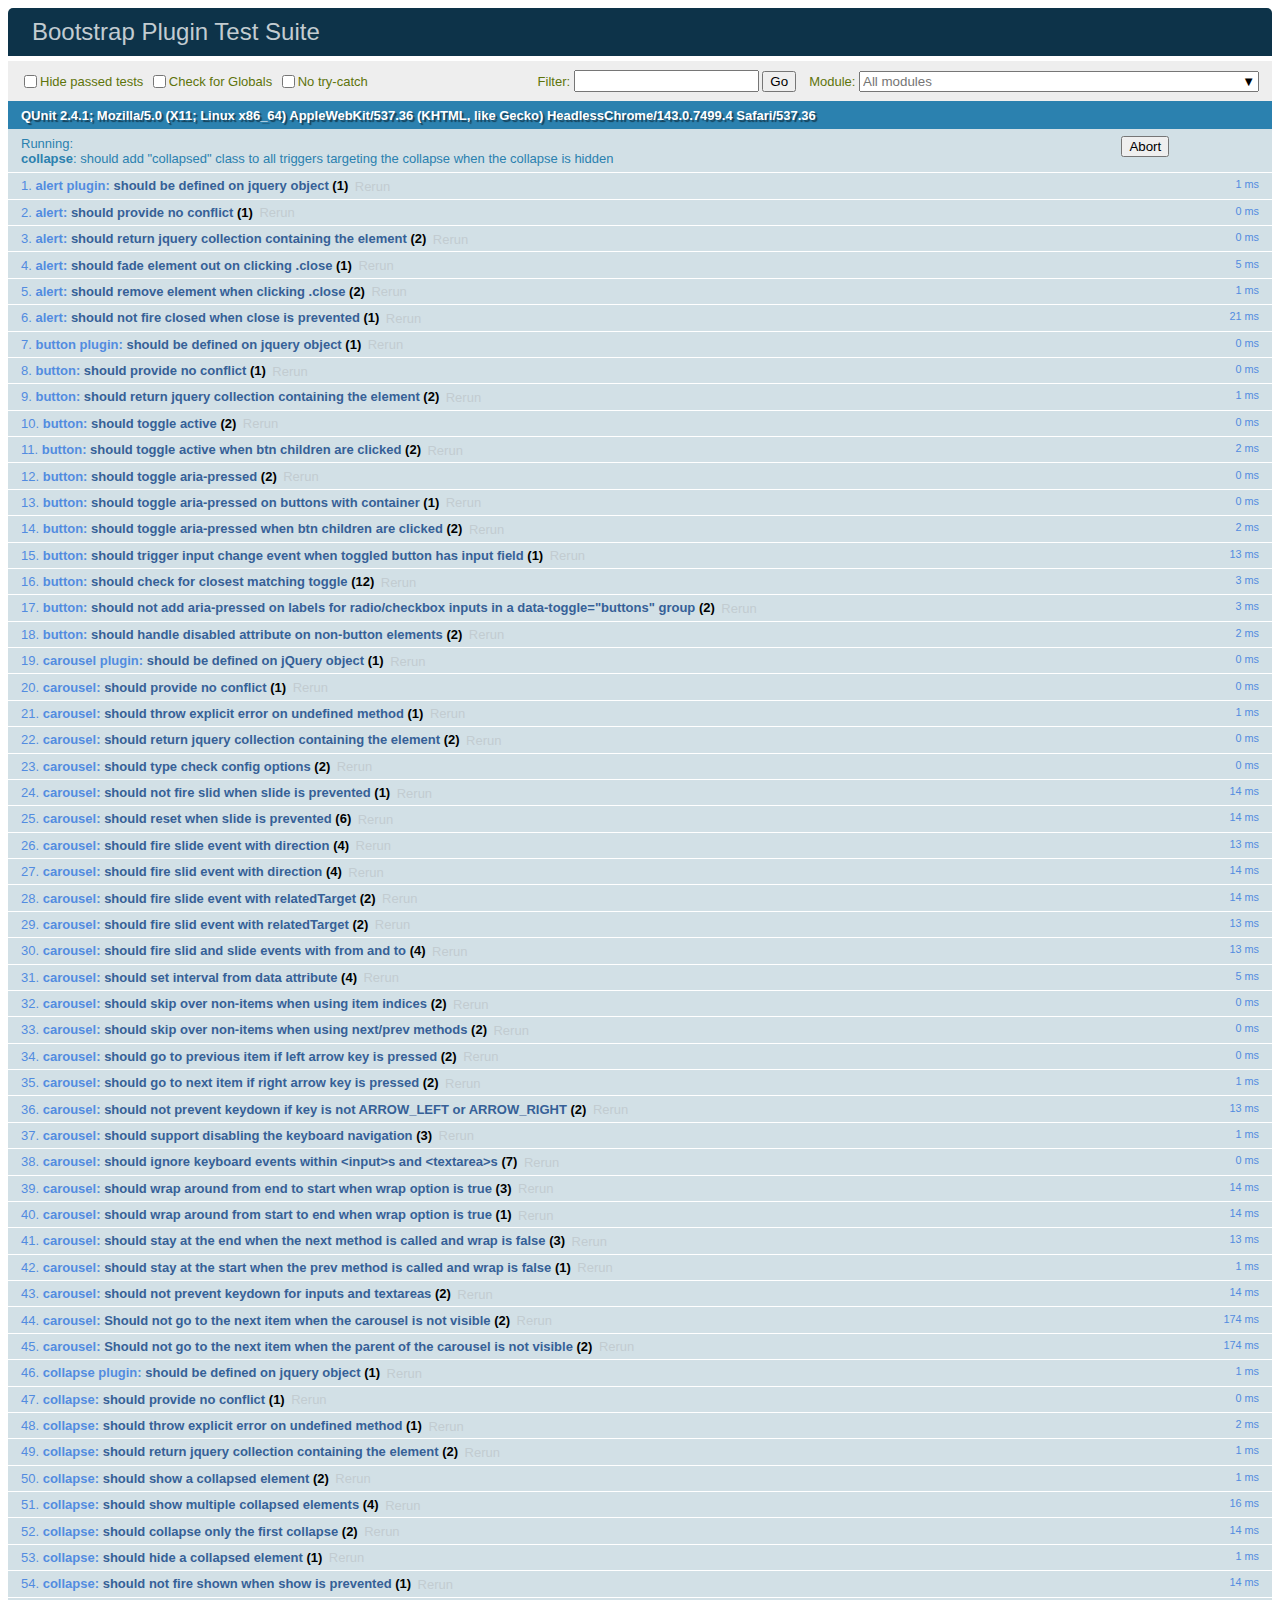
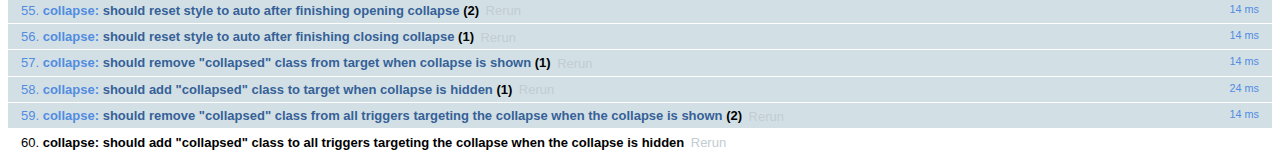
<file: bootstrap-4.0.0 - examples/js/tests/index.html>
<!doctype html>
<html lang="en">
  <head>
    <meta charset="utf-8">
    <meta name="viewport" content="width=device-width, initial-scale=1, shrink-to-fit=no">
    <title>Bootstrap Plugin Test Suite</title>

    <!-- jQuery -->
    <script>
      (function () {
        var path = '../../assets/js/vendor/jquery-slim.min.js'
        // get jquery param from the query string.
        var jQueryVersion = location.search.match(/[?&]jquery=(.*?)(?=&|$)/)

        // If a version was specified, use that version from our vendor folder
        if (jQueryVersion) {
          path = 'vendor/jquery-' + jQueryVersion[1] + '.min.js'
        }
        document.write('<script src="' + path + '"><\/script>')
      }())
    </script>
    <script src="../../assets/js/vendor/popper.min.js"></script>

    <!-- QUnit -->
    <link rel="stylesheet" href="vendor/qunit.css" media="screen">
    <script src="vendor/qunit.js"></script>

    <script>
      // Disable jQuery event aliases to ensure we don't accidentally use any of them
      [
        'blur',
        'focus',
        'focusin',
        'focusout',
        'resize',
        'scroll',
        'click',
        'dblclick',
        'mousedown',
        'mouseup',
        'mousemove',
        'mouseover',
        'mouseout',
        'mouseenter',
        'mouseleave',
        'change',
        'select',
        'submit',
        'keydown',
        'keypress',
        'keyup',
        'contextmenu'
      ].forEach(function(eventAlias) {
        $.fn[eventAlias] = function() {
          throw new Error('Using the ".' + eventAlias + '()" method is not allowed, so that Bootstrap can be compatible with custom jQuery builds which exclude the "event aliases" module that defines said method. See https://github.com/twbs/bootstrap/blob/master/CONTRIBUTING.md#js')
        }
      })

      // Require assert.expect in each test
      QUnit.config.requireExpects = true

      // See https://github.com/axemclion/grunt-saucelabs#test-result-details-with-qunit
      var log = []
      var testName

      QUnit.done(function(testResults) {
        var tests = []
        for (var i = 0; i < log.length; i++) {
          var details = log[i]
          tests.push({
            name: details.name,
            result: details.result,
            expected: details.expected,
            actual: details.actual,
            source: details.source
          })
        }
        testResults.tests = tests

        window.global_test_results = testResults
      })

      QUnit.testStart(function(testDetails) {
        QUnit.log(function(details) {
          if (!details.result) {
            details.name = testDetails.name
            log.push(details)
          }
        })
      })

      // Display fixture on-screen on iOS to avoid false positives
      // See https://github.com/twbs/bootstrap/pull/15955
      if (/iPhone|iPad|iPod/.test(navigator.userAgent)) {
        QUnit.begin(function() {
          $('#qunit-fixture').css({ top: 0, left: 0 })
        })

        QUnit.done(function() {
          $('#qunit-fixture').css({ top: '', left: '' })
        })
      }
    </script>

    <!-- Transpiled Plugins -->
    <script src="../dist/util.js"></script>
    <script src="../dist/alert.js"></script>
    <script src="../dist/button.js"></script>
    <script src="../dist/carousel.js"></script>
    <script src="../dist/collapse.js"></script>
    <script src="../dist/dropdown.js"></script>
    <script src="../dist/modal.js"></script>
    <script src="../dist/scrollspy.js"></script>
    <script src="../dist/tab.js"></script>
    <script src="../dist/tooltip.js"></script>
    <script src="../dist/popover.js"></script>

    <!-- Unit Tests -->
    <script src="unit/alert.js"></script>
    <script src="unit/button.js"></script>
    <script src="unit/carousel.js"></script>
    <script src="unit/collapse.js"></script>
    <script src="unit/dropdown.js"></script>
    <script src="unit/modal.js"></script>
    <script src="unit/scrollspy.js"></script>
    <script src="unit/tab.js"></script>
    <script src="unit/tooltip.js"></script>
    <script src="unit/popover.js"></script>
    <script src="unit/util.js"></script>
  </head>
  <body>
    <div id="qunit-container">
      <div id="qunit"></div>
      <div id="qunit-fixture"></div>
    </div>
  </body>
</html>
</file>
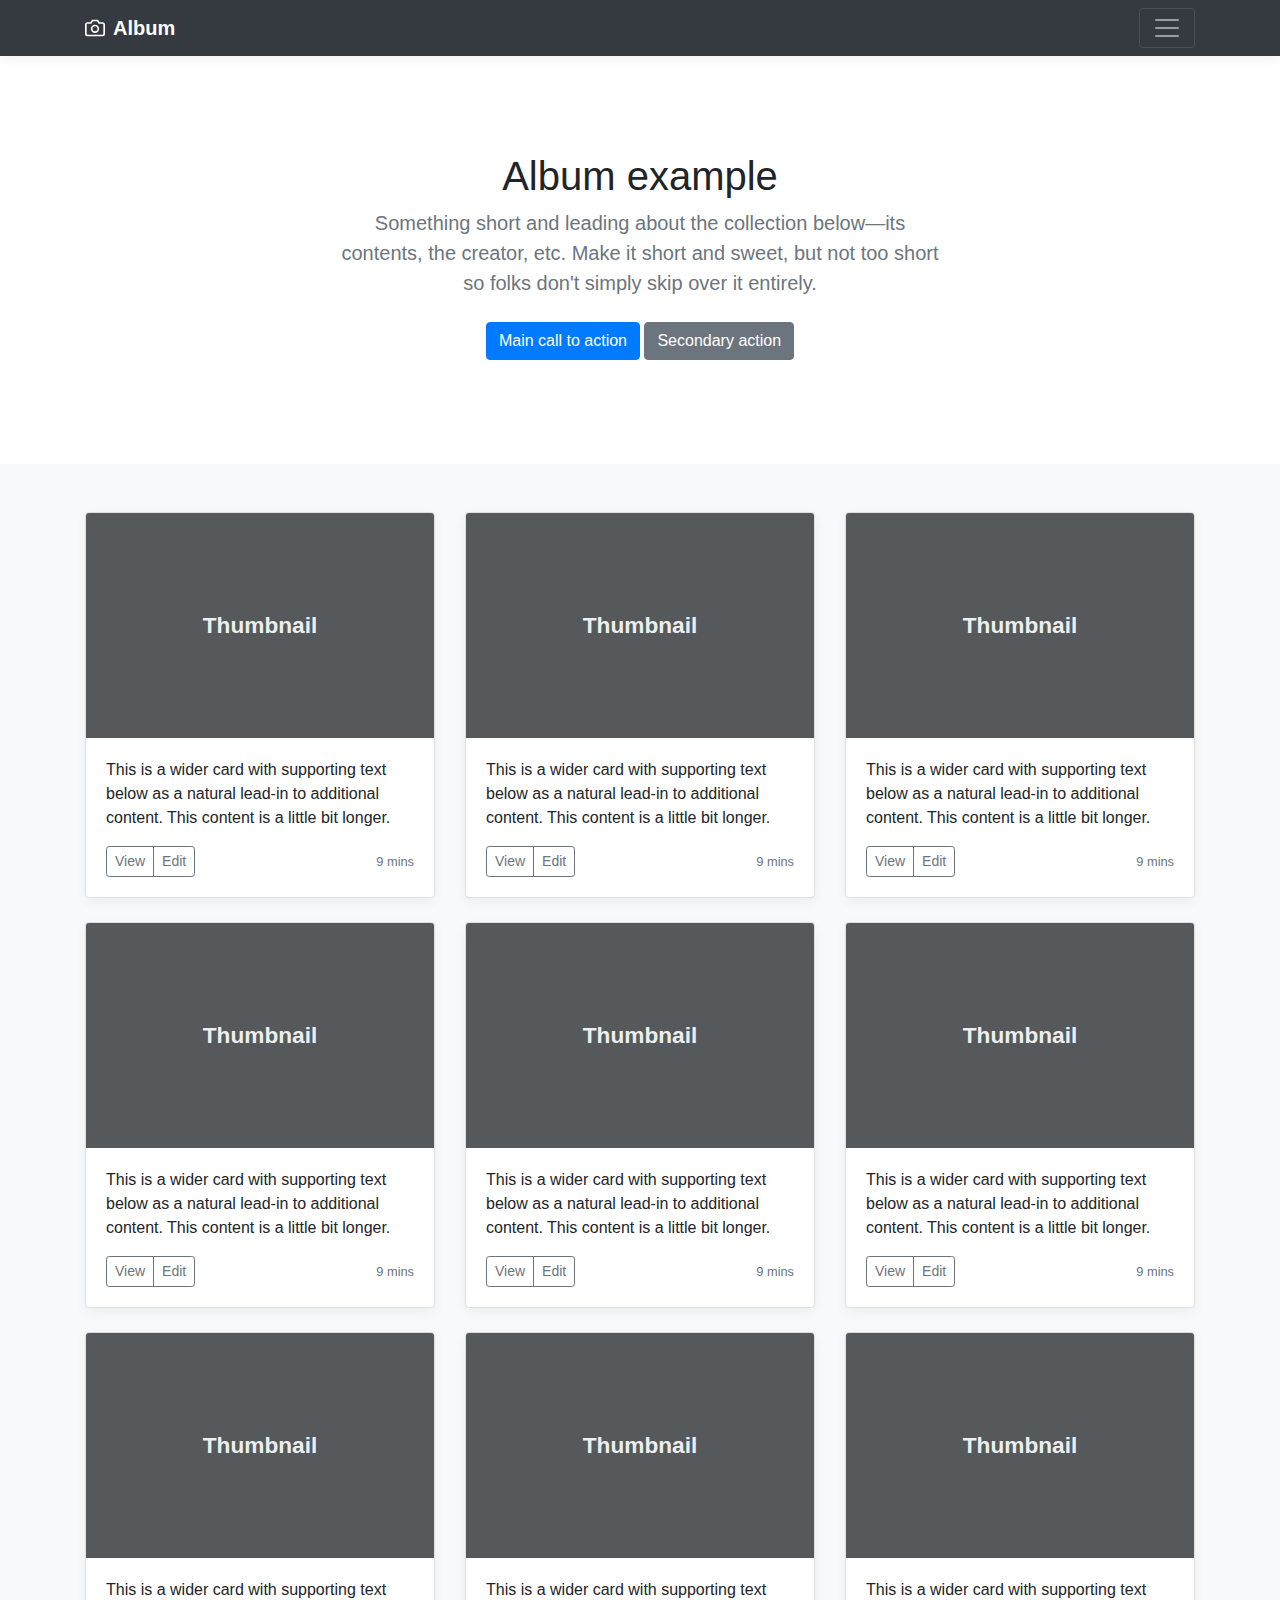
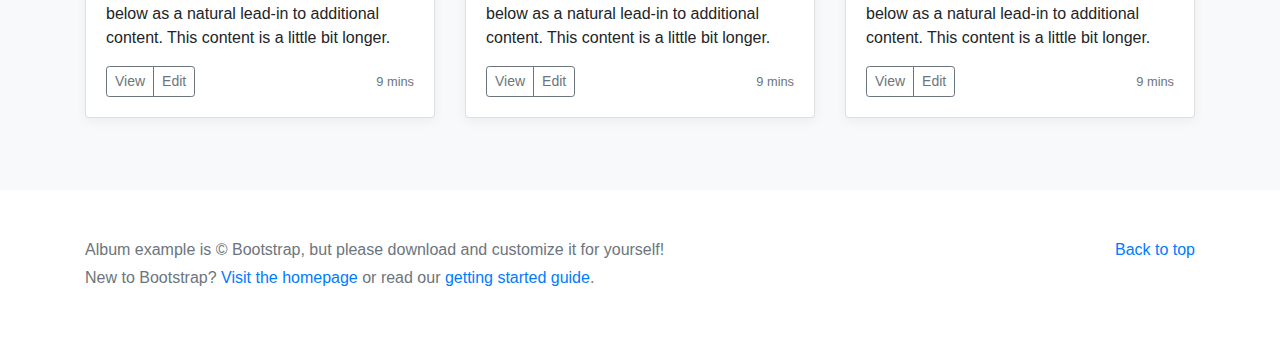
<file: bootstrap-4.0.0 - examples/docs/4.0/examples/album/index.html>
<!doctype html>
<html lang="en">
  <head>
    <meta charset="utf-8">
    <meta name="viewport" content="width=device-width, initial-scale=1, shrink-to-fit=no">
    <meta name="description" content="">
    <meta name="author" content="">
    <link rel="icon" href="../../../../favicon.ico">

    <title>Album example for Bootstrap</title>

    <!-- Bootstrap core CSS -->
    <link href="../../../../dist/css/bootstrap.min.css" rel="stylesheet">

    <!-- Custom styles for this template -->
    <link href="album.css" rel="stylesheet">
  </head>

  <body>

    <header>
      <div class="collapse bg-dark" id="navbarHeader">
        <div class="container">
          <div class="row">
            <div class="col-sm-8 col-md-7 py-4">
              <h4 class="text-white">About</h4>
              <p class="text-muted">Add some information about the album below, the author, or any other background context. Make it a few sentences long so folks can pick up some informative tidbits. Then, link them off to some social networking sites or contact information.</p>
            </div>
            <div class="col-sm-4 offset-md-1 py-4">
              <h4 class="text-white">Contact</h4>
              <ul class="list-unstyled">
                <li><a href="#" class="text-white">Follow on Twitter</a></li>
                <li><a href="#" class="text-white">Like on Facebook</a></li>
                <li><a href="#" class="text-white">Email me</a></li>
              </ul>
            </div>
          </div>
        </div>
      </div>
      <div class="navbar navbar-dark bg-dark box-shadow">
        <div class="container d-flex justify-content-between">
          <a href="#" class="navbar-brand d-flex align-items-center">
            <svg xmlns="http://www.w3.org/2000/svg" width="20" height="20" viewBox="0 0 24 24" fill="none" stroke="currentColor" stroke-width="2" stroke-linecap="round" stroke-linejoin="round" class="mr-2"><path d="M23 19a2 2 0 0 1-2 2H3a2 2 0 0 1-2-2V8a2 2 0 0 1 2-2h4l2-3h6l2 3h4a2 2 0 0 1 2 2z"></path><circle cx="12" cy="13" r="4"></circle></svg>
            <strong>Album</strong>
          </a>
          <button class="navbar-toggler" type="button" data-toggle="collapse" data-target="#navbarHeader" aria-controls="navbarHeader" aria-expanded="false" aria-label="Toggle navigation">
            <span class="navbar-toggler-icon"></span>
          </button>
        </div>
      </div>
    </header>

    <main role="main">

      <section class="jumbotron text-center">
        <div class="container">
          <h1 class="jumbotron-heading">Album example</h1>
          <p class="lead text-muted">Something short and leading about the collection below—its contents, the creator, etc. Make it short and sweet, but not too short so folks don't simply skip over it entirely.</p>
          <p>
            <a href="#" class="btn btn-primary my-2">Main call to action</a>
            <a href="#" class="btn btn-secondary my-2">Secondary action</a>
          </p>
        </div>
      </section>

      <div class="album py-5 bg-light">
        <div class="container">

          <div class="row">
            <div class="col-md-4">
              <div class="card mb-4 box-shadow">
                <img class="card-img-top" data-src="holder.js/100px225?theme=thumb&bg=55595c&fg=eceeef&text=Thumbnail" alt="Card image cap">
                <div class="card-body">
                  <p class="card-text">This is a wider card with supporting text below as a natural lead-in to additional content. This content is a little bit longer.</p>
                  <div class="d-flex justify-content-between align-items-center">
                    <div class="btn-group">
                      <button type="button" class="btn btn-sm btn-outline-secondary">View</button>
                      <button type="button" class="btn btn-sm btn-outline-secondary">Edit</button>
                    </div>
                    <small class="text-muted">9 mins</small>
                  </div>
                </div>
              </div>
            </div>
            <div class="col-md-4">
              <div class="card mb-4 box-shadow">
                <img class="card-img-top" data-src="holder.js/100px225?theme=thumb&bg=55595c&fg=eceeef&text=Thumbnail" alt="Card image cap">
                <div class="card-body">
                  <p class="card-text">This is a wider card with supporting text below as a natural lead-in to additional content. This content is a little bit longer.</p>
                  <div class="d-flex justify-content-between align-items-center">
                    <div class="btn-group">
                      <button type="button" class="btn btn-sm btn-outline-secondary">View</button>
                      <button type="button" class="btn btn-sm btn-outline-secondary">Edit</button>
                    </div>
                    <small class="text-muted">9 mins</small>
                  </div>
                </div>
              </div>
            </div>
            <div class="col-md-4">
              <div class="card mb-4 box-shadow">
                <img class="card-img-top" data-src="holder.js/100px225?theme=thumb&bg=55595c&fg=eceeef&text=Thumbnail" alt="Card image cap">
                <div class="card-body">
                  <p class="card-text">This is a wider card with supporting text below as a natural lead-in to additional content. This content is a little bit longer.</p>
                  <div class="d-flex justify-content-between align-items-center">
                    <div class="btn-group">
                      <button type="button" class="btn btn-sm btn-outline-secondary">View</button>
                      <button type="button" class="btn btn-sm btn-outline-secondary">Edit</button>
                    </div>
                    <small class="text-muted">9 mins</small>
                  </div>
                </div>
              </div>
            </div>

            <div class="col-md-4">
              <div class="card mb-4 box-shadow">
                <img class="card-img-top" data-src="holder.js/100px225?theme=thumb&bg=55595c&fg=eceeef&text=Thumbnail" alt="Card image cap">
                <div class="card-body">
                  <p class="card-text">This is a wider card with supporting text below as a natural lead-in to additional content. This content is a little bit longer.</p>
                  <div class="d-flex justify-content-between align-items-center">
                    <div class="btn-group">
                      <button type="button" class="btn btn-sm btn-outline-secondary">View</button>
                      <button type="button" class="btn btn-sm btn-outline-secondary">Edit</button>
                    </div>
                    <small class="text-muted">9 mins</small>
                  </div>
                </div>
              </div>
            </div>
            <div class="col-md-4">
              <div class="card mb-4 box-shadow">
                <img class="card-img-top" data-src="holder.js/100px225?theme=thumb&bg=55595c&fg=eceeef&text=Thumbnail" alt="Card image cap">
                <div class="card-body">
                  <p class="card-text">This is a wider card with supporting text below as a natural lead-in to additional content. This content is a little bit longer.</p>
                  <div class="d-flex justify-content-between align-items-center">
                    <div class="btn-group">
                      <button type="button" class="btn btn-sm btn-outline-secondary">View</button>
                      <button type="button" class="btn btn-sm btn-outline-secondary">Edit</button>
                    </div>
                    <small class="text-muted">9 mins</small>
                  </div>
                </div>
              </div>
            </div>
            <div class="col-md-4">
              <div class="card mb-4 box-shadow">
                <img class="card-img-top" data-src="holder.js/100px225?theme=thumb&bg=55595c&fg=eceeef&text=Thumbnail" alt="Card image cap">
                <div class="card-body">
                  <p class="card-text">This is a wider card with supporting text below as a natural lead-in to additional content. This content is a little bit longer.</p>
                  <div class="d-flex justify-content-between align-items-center">
                    <div class="btn-group">
                      <button type="button" class="btn btn-sm btn-outline-secondary">View</button>
                      <button type="button" class="btn btn-sm btn-outline-secondary">Edit</button>
                    </div>
                    <small class="text-muted">9 mins</small>
                  </div>
                </div>
              </div>
            </div>

            <div class="col-md-4">
              <div class="card mb-4 box-shadow">
                <img class="card-img-top" data-src="holder.js/100px225?theme=thumb&bg=55595c&fg=eceeef&text=Thumbnail" alt="Card image cap">
                <div class="card-body">
                  <p class="card-text">This is a wider card with supporting text below as a natural lead-in to additional content. This content is a little bit longer.</p>
                  <div class="d-flex justify-content-between align-items-center">
                    <div class="btn-group">
                      <button type="button" class="btn btn-sm btn-outline-secondary">View</button>
                      <button type="button" class="btn btn-sm btn-outline-secondary">Edit</button>
                    </div>
                    <small class="text-muted">9 mins</small>
                  </div>
                </div>
              </div>
            </div>
            <div class="col-md-4">
              <div class="card mb-4 box-shadow">
                <img class="card-img-top" data-src="holder.js/100px225?theme=thumb&bg=55595c&fg=eceeef&text=Thumbnail" alt="Card image cap">
                <div class="card-body">
                  <p class="card-text">This is a wider card with supporting text below as a natural lead-in to additional content. This content is a little bit longer.</p>
                  <div class="d-flex justify-content-between align-items-center">
                    <div class="btn-group">
                      <button type="button" class="btn btn-sm btn-outline-secondary">View</button>
                      <button type="button" class="btn btn-sm btn-outline-secondary">Edit</button>
                    </div>
                    <small class="text-muted">9 mins</small>
                  </div>
                </div>
              </div>
            </div>
            <div class="col-md-4">
              <div class="card mb-4 box-shadow">
                <img class="card-img-top" data-src="holder.js/100px225?theme=thumb&bg=55595c&fg=eceeef&text=Thumbnail" alt="Card image cap">
                <div class="card-body">
                  <p class="card-text">This is a wider card with supporting text below as a natural lead-in to additional content. This content is a little bit longer.</p>
                  <div class="d-flex justify-content-between align-items-center">
                    <div class="btn-group">
                      <button type="button" class="btn btn-sm btn-outline-secondary">View</button>
                      <button type="button" class="btn btn-sm btn-outline-secondary">Edit</button>
                    </div>
                    <small class="text-muted">9 mins</small>
                  </div>
                </div>
              </div>
            </div>
          </div>
        </div>
      </div>

    </main>

    <footer class="text-muted">
      <div class="container">
        <p class="float-right">
          <a href="#">Back to top</a>
        </p>
        <p>Album example is &copy; Bootstrap, but please download and customize it for yourself!</p>
        <p>New to Bootstrap? <a href="../../">Visit the homepage</a> or read our <a href="../../getting-started/">getting started guide</a>.</p>
      </div>
    </footer>

    <!-- Bootstrap core JavaScript
    ================================================== -->
    <!-- Placed at the end of the document so the pages load faster -->
    <script src="https://code.jquery.com/jquery-3.2.1.slim.min.js" integrity="sha384-KJ3o2DKtIkvYIK3UENzmM7KCkRr/rE9/Qpg6aAZGJwFDMVNA/GpGFF93hXpG5KkN" crossorigin="anonymous"></script>
    <script>window.jQuery || document.write('<script src="../../../../assets/js/vendor/jquery-slim.min.js"><\/script>')</script>
    <script src="../../../../assets/js/vendor/popper.min.js"></script>
    <script src="../../../../dist/js/bootstrap.min.js"></script>
    <script src="../../../../assets/js/vendor/holder.min.js"></script>
  </body>
</html>
</file>
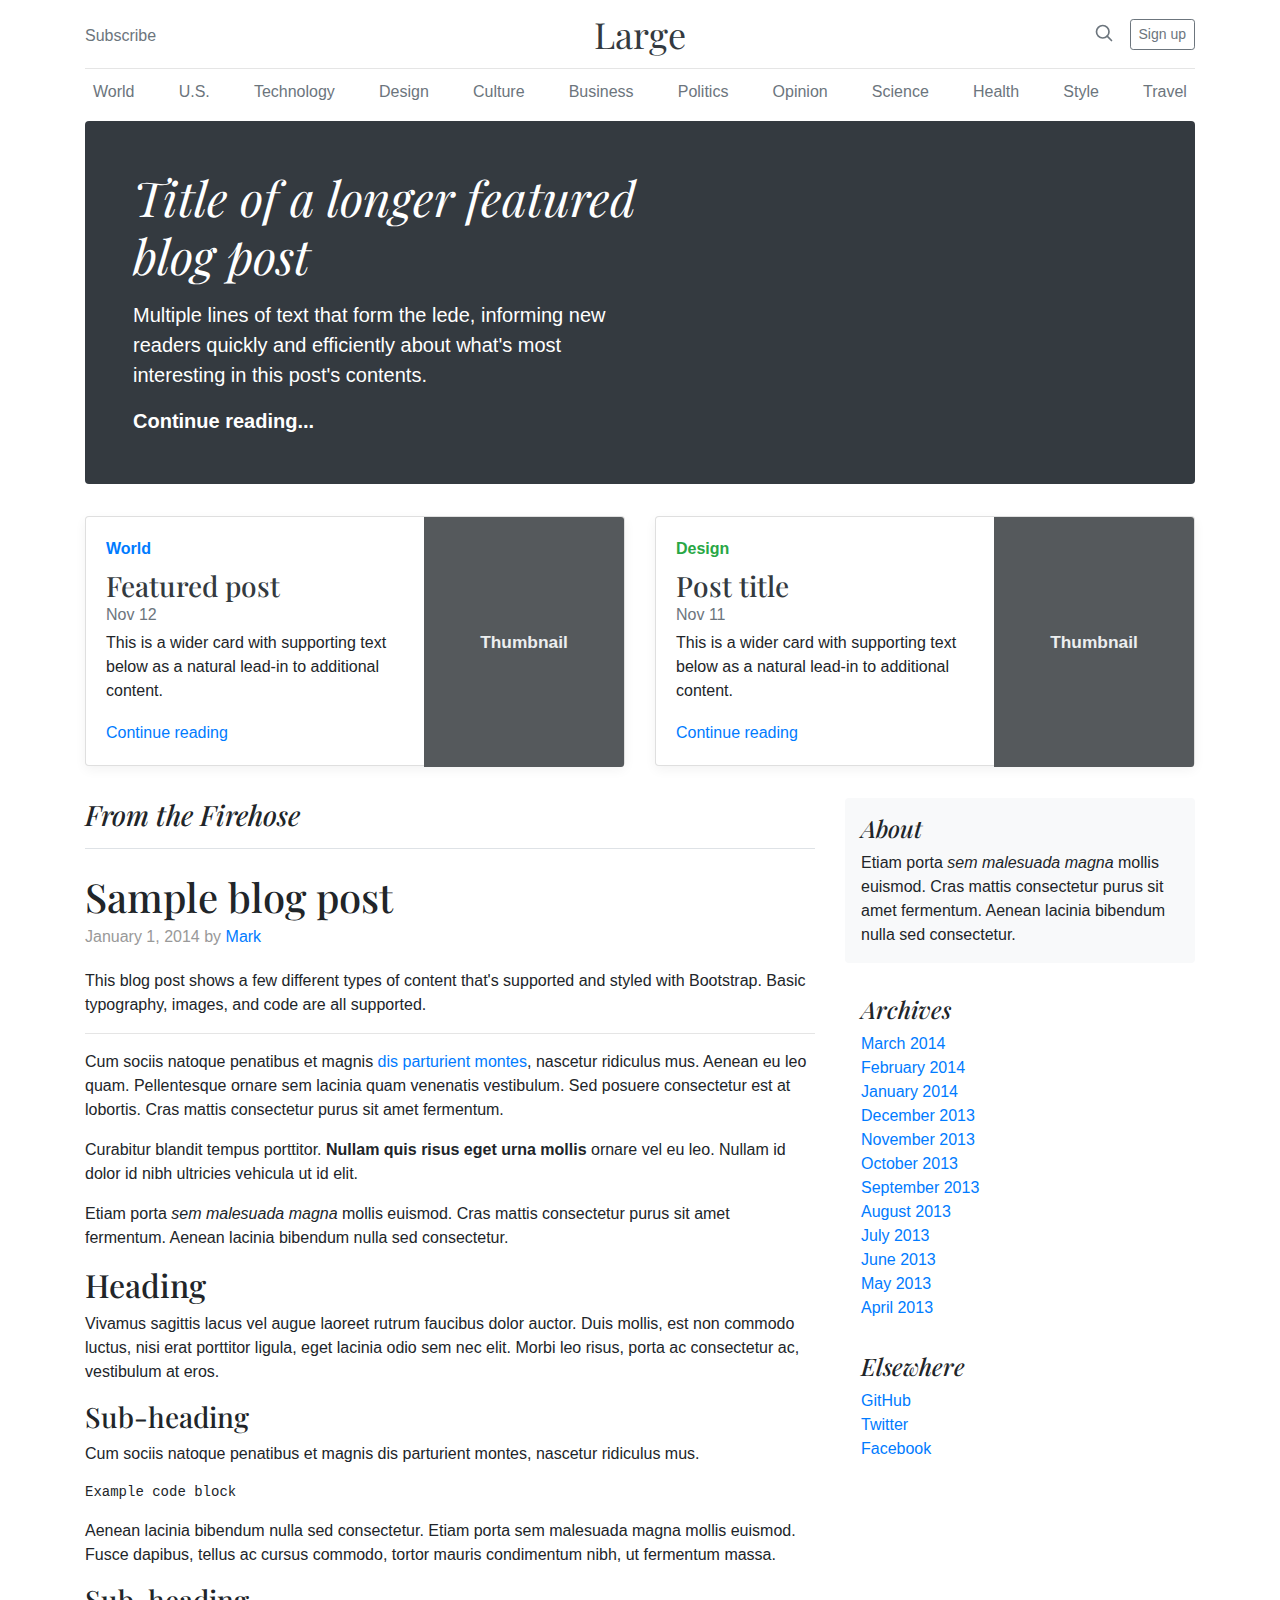
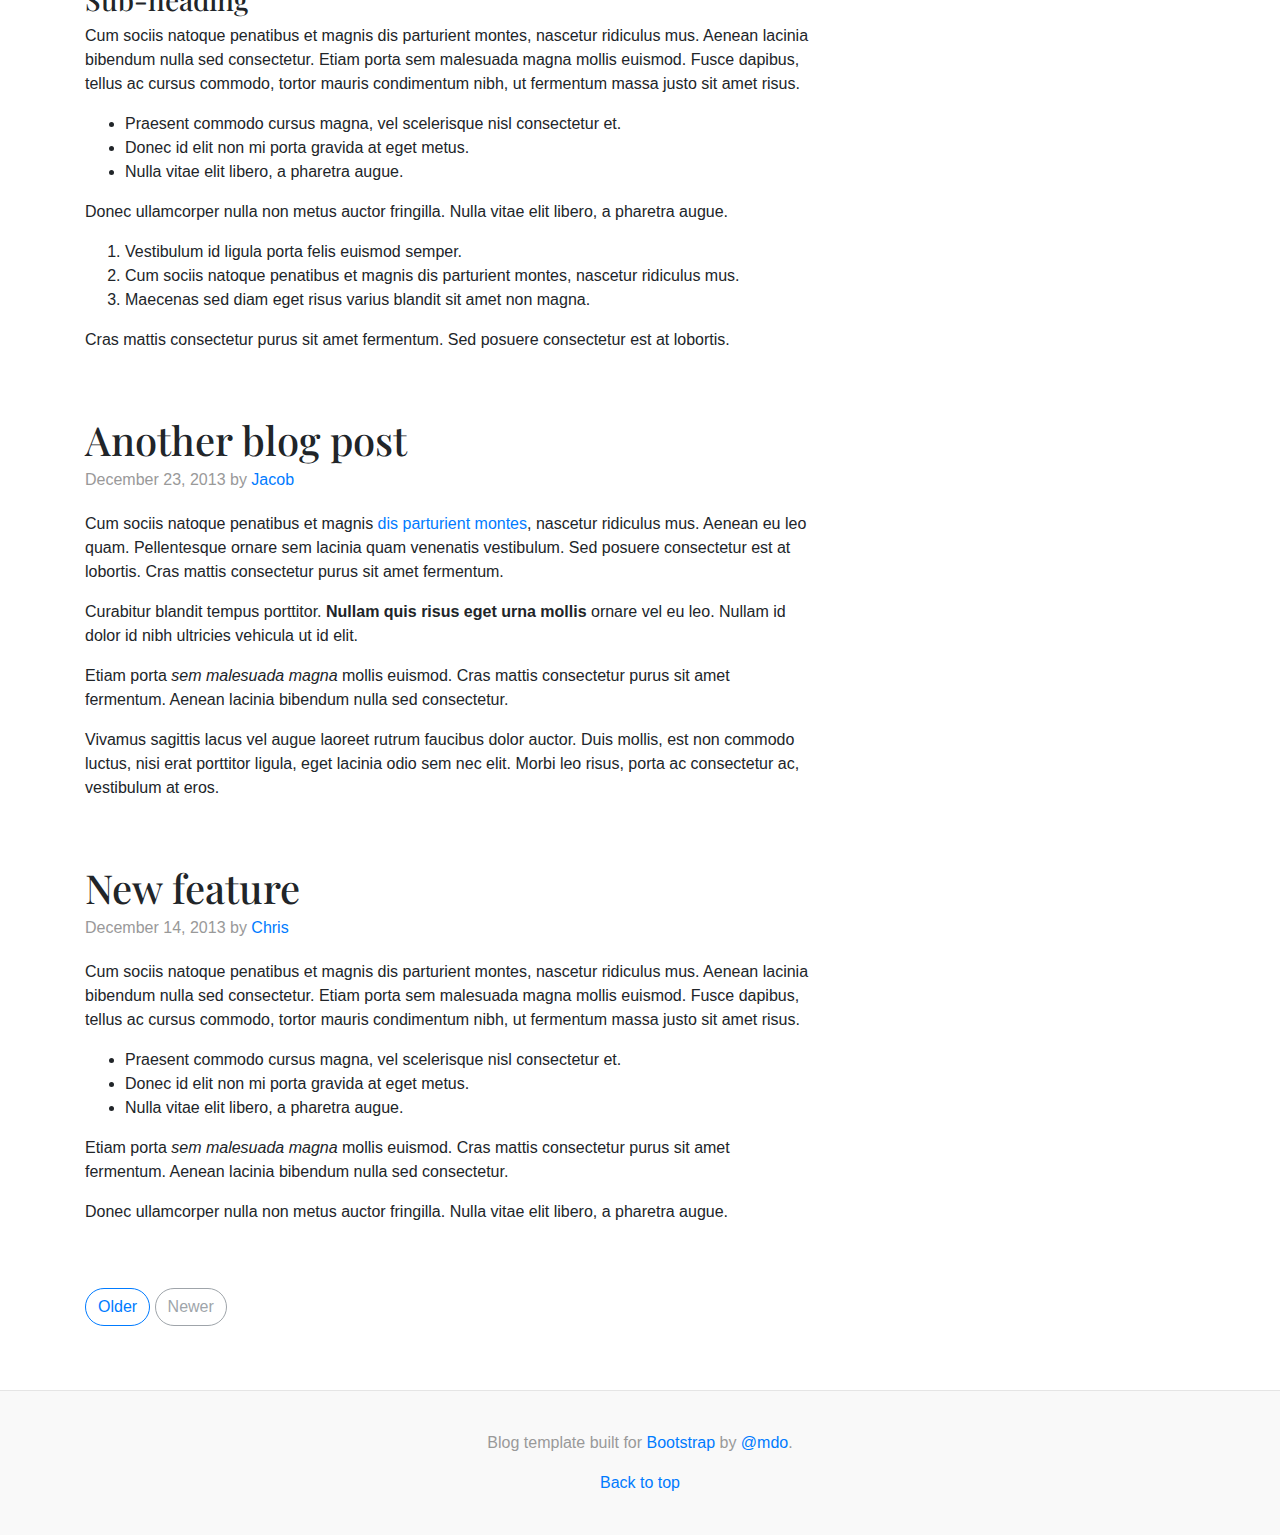
<file: bootstrap-4.0.0 - examples/docs/4.0/examples/blog/index.html>
<!doctype html>
<html lang="en">
  <head>
    <meta charset="utf-8">
    <meta name="viewport" content="width=device-width, initial-scale=1, shrink-to-fit=no">
    <meta name="description" content="">
    <meta name="author" content="">
    <link rel="icon" href="../../../../favicon.ico">

    <title>Blog Template for Bootstrap</title>

    <!-- Bootstrap core CSS -->
    <link href="../../../../dist/css/bootstrap.min.css" rel="stylesheet">

    <!-- Custom styles for this template -->
    <link href="https://fonts.googleapis.com/css?family=Playfair+Display:700,900" rel="stylesheet">
    <link href="blog.css" rel="stylesheet">
  </head>

  <body>

    <div class="container">
      <header class="blog-header py-3">
        <div class="row flex-nowrap justify-content-between align-items-center">
          <div class="col-4 pt-1">
            <a class="text-muted" href="#">Subscribe</a>
          </div>
          <div class="col-4 text-center">
            <a class="blog-header-logo text-dark" href="#">Large</a>
          </div>
          <div class="col-4 d-flex justify-content-end align-items-center">
            <a class="text-muted" href="#">
              <svg xmlns="http://www.w3.org/2000/svg" width="20" height="20" viewBox="0 0 24 24" fill="none" stroke="currentColor" stroke-width="2" stroke-linecap="round" stroke-linejoin="round" class="mx-3"><circle cx="10.5" cy="10.5" r="7.5"></circle><line x1="21" y1="21" x2="15.8" y2="15.8"></line></svg>
            </a>
            <a class="btn btn-sm btn-outline-secondary" href="#">Sign up</a>
          </div>
        </div>
      </header>

      <div class="nav-scroller py-1 mb-2">
        <nav class="nav d-flex justify-content-between">
          <a class="p-2 text-muted" href="#">World</a>
          <a class="p-2 text-muted" href="#">U.S.</a>
          <a class="p-2 text-muted" href="#">Technology</a>
          <a class="p-2 text-muted" href="#">Design</a>
          <a class="p-2 text-muted" href="#">Culture</a>
          <a class="p-2 text-muted" href="#">Business</a>
          <a class="p-2 text-muted" href="#">Politics</a>
          <a class="p-2 text-muted" href="#">Opinion</a>
          <a class="p-2 text-muted" href="#">Science</a>
          <a class="p-2 text-muted" href="#">Health</a>
          <a class="p-2 text-muted" href="#">Style</a>
          <a class="p-2 text-muted" href="#">Travel</a>
        </nav>
      </div>

      <div class="jumbotron p-3 p-md-5 text-white rounded bg-dark">
        <div class="col-md-6 px-0">
          <h1 class="display-4 font-italic">Title of a longer featured blog post</h1>
          <p class="lead my-3">Multiple lines of text that form the lede, informing new readers quickly and efficiently about what's most interesting in this post's contents.</p>
          <p class="lead mb-0"><a href="#" class="text-white font-weight-bold">Continue reading...</a></p>
        </div>
      </div>

      <div class="row mb-2">
        <div class="col-md-6">
          <div class="card flex-md-row mb-4 box-shadow h-md-250">
            <div class="card-body d-flex flex-column align-items-start">
              <strong class="d-inline-block mb-2 text-primary">World</strong>
              <h3 class="mb-0">
                <a class="text-dark" href="#">Featured post</a>
              </h3>
              <div class="mb-1 text-muted">Nov 12</div>
              <p class="card-text mb-auto">This is a wider card with supporting text below as a natural lead-in to additional content.</p>
              <a href="#">Continue reading</a>
            </div>
            <img class="card-img-right flex-auto d-none d-md-block" data-src="holder.js/200x250?theme=thumb" alt="Card image cap">
          </div>
        </div>
        <div class="col-md-6">
          <div class="card flex-md-row mb-4 box-shadow h-md-250">
            <div class="card-body d-flex flex-column align-items-start">
              <strong class="d-inline-block mb-2 text-success">Design</strong>
              <h3 class="mb-0">
                <a class="text-dark" href="#">Post title</a>
              </h3>
              <div class="mb-1 text-muted">Nov 11</div>
              <p class="card-text mb-auto">This is a wider card with supporting text below as a natural lead-in to additional content.</p>
              <a href="#">Continue reading</a>
            </div>
            <img class="card-img-right flex-auto d-none d-md-block" data-src="holder.js/200x250?theme=thumb" alt="Card image cap">
          </div>
        </div>
      </div>
    </div>

    <main role="main" class="container">
      <div class="row">
        <div class="col-md-8 blog-main">
          <h3 class="pb-3 mb-4 font-italic border-bottom">
            From the Firehose
          </h3>

          <div class="blog-post">
            <h2 class="blog-post-title">Sample blog post</h2>
            <p class="blog-post-meta">January 1, 2014 by <a href="#">Mark</a></p>

            <p>This blog post shows a few different types of content that's supported and styled with Bootstrap. Basic typography, images, and code are all supported.</p>
            <hr>
            <p>Cum sociis natoque penatibus et magnis <a href="#">dis parturient montes</a>, nascetur ridiculus mus. Aenean eu leo quam. Pellentesque ornare sem lacinia quam venenatis vestibulum. Sed posuere consectetur est at lobortis. Cras mattis consectetur purus sit amet fermentum.</p>
            <blockquote>
              <p>Curabitur blandit tempus porttitor. <strong>Nullam quis risus eget urna mollis</strong> ornare vel eu leo. Nullam id dolor id nibh ultricies vehicula ut id elit.</p>
            </blockquote>
            <p>Etiam porta <em>sem malesuada magna</em> mollis euismod. Cras mattis consectetur purus sit amet fermentum. Aenean lacinia bibendum nulla sed consectetur.</p>
            <h2>Heading</h2>
            <p>Vivamus sagittis lacus vel augue laoreet rutrum faucibus dolor auctor. Duis mollis, est non commodo luctus, nisi erat porttitor ligula, eget lacinia odio sem nec elit. Morbi leo risus, porta ac consectetur ac, vestibulum at eros.</p>
            <h3>Sub-heading</h3>
            <p>Cum sociis natoque penatibus et magnis dis parturient montes, nascetur ridiculus mus.</p>
            <pre><code>Example code block</code></pre>
            <p>Aenean lacinia bibendum nulla sed consectetur. Etiam porta sem malesuada magna mollis euismod. Fusce dapibus, tellus ac cursus commodo, tortor mauris condimentum nibh, ut fermentum massa.</p>
            <h3>Sub-heading</h3>
            <p>Cum sociis natoque penatibus et magnis dis parturient montes, nascetur ridiculus mus. Aenean lacinia bibendum nulla sed consectetur. Etiam porta sem malesuada magna mollis euismod. Fusce dapibus, tellus ac cursus commodo, tortor mauris condimentum nibh, ut fermentum massa justo sit amet risus.</p>
            <ul>
              <li>Praesent commodo cursus magna, vel scelerisque nisl consectetur et.</li>
              <li>Donec id elit non mi porta gravida at eget metus.</li>
              <li>Nulla vitae elit libero, a pharetra augue.</li>
            </ul>
            <p>Donec ullamcorper nulla non metus auctor fringilla. Nulla vitae elit libero, a pharetra augue.</p>
            <ol>
              <li>Vestibulum id ligula porta felis euismod semper.</li>
              <li>Cum sociis natoque penatibus et magnis dis parturient montes, nascetur ridiculus mus.</li>
              <li>Maecenas sed diam eget risus varius blandit sit amet non magna.</li>
            </ol>
            <p>Cras mattis consectetur purus sit amet fermentum. Sed posuere consectetur est at lobortis.</p>
          </div><!-- /.blog-post -->

          <div class="blog-post">
            <h2 class="blog-post-title">Another blog post</h2>
            <p class="blog-post-meta">December 23, 2013 by <a href="#">Jacob</a></p>

            <p>Cum sociis natoque penatibus et magnis <a href="#">dis parturient montes</a>, nascetur ridiculus mus. Aenean eu leo quam. Pellentesque ornare sem lacinia quam venenatis vestibulum. Sed posuere consectetur est at lobortis. Cras mattis consectetur purus sit amet fermentum.</p>
            <blockquote>
              <p>Curabitur blandit tempus porttitor. <strong>Nullam quis risus eget urna mollis</strong> ornare vel eu leo. Nullam id dolor id nibh ultricies vehicula ut id elit.</p>
            </blockquote>
            <p>Etiam porta <em>sem malesuada magna</em> mollis euismod. Cras mattis consectetur purus sit amet fermentum. Aenean lacinia bibendum nulla sed consectetur.</p>
            <p>Vivamus sagittis lacus vel augue laoreet rutrum faucibus dolor auctor. Duis mollis, est non commodo luctus, nisi erat porttitor ligula, eget lacinia odio sem nec elit. Morbi leo risus, porta ac consectetur ac, vestibulum at eros.</p>
          </div><!-- /.blog-post -->

          <div class="blog-post">
            <h2 class="blog-post-title">New feature</h2>
            <p class="blog-post-meta">December 14, 2013 by <a href="#">Chris</a></p>

            <p>Cum sociis natoque penatibus et magnis dis parturient montes, nascetur ridiculus mus. Aenean lacinia bibendum nulla sed consectetur. Etiam porta sem malesuada magna mollis euismod. Fusce dapibus, tellus ac cursus commodo, tortor mauris condimentum nibh, ut fermentum massa justo sit amet risus.</p>
            <ul>
              <li>Praesent commodo cursus magna, vel scelerisque nisl consectetur et.</li>
              <li>Donec id elit non mi porta gravida at eget metus.</li>
              <li>Nulla vitae elit libero, a pharetra augue.</li>
            </ul>
            <p>Etiam porta <em>sem malesuada magna</em> mollis euismod. Cras mattis consectetur purus sit amet fermentum. Aenean lacinia bibendum nulla sed consectetur.</p>
            <p>Donec ullamcorper nulla non metus auctor fringilla. Nulla vitae elit libero, a pharetra augue.</p>
          </div><!-- /.blog-post -->

          <nav class="blog-pagination">
            <a class="btn btn-outline-primary" href="#">Older</a>
            <a class="btn btn-outline-secondary disabled" href="#">Newer</a>
          </nav>

        </div><!-- /.blog-main -->

        <aside class="col-md-4 blog-sidebar">
          <div class="p-3 mb-3 bg-light rounded">
            <h4 class="font-italic">About</h4>
            <p class="mb-0">Etiam porta <em>sem malesuada magna</em> mollis euismod. Cras mattis consectetur purus sit amet fermentum. Aenean lacinia bibendum nulla sed consectetur.</p>
          </div>

          <div class="p-3">
            <h4 class="font-italic">Archives</h4>
            <ol class="list-unstyled mb-0">
              <li><a href="#">March 2014</a></li>
              <li><a href="#">February 2014</a></li>
              <li><a href="#">January 2014</a></li>
              <li><a href="#">December 2013</a></li>
              <li><a href="#">November 2013</a></li>
              <li><a href="#">October 2013</a></li>
              <li><a href="#">September 2013</a></li>
              <li><a href="#">August 2013</a></li>
              <li><a href="#">July 2013</a></li>
              <li><a href="#">June 2013</a></li>
              <li><a href="#">May 2013</a></li>
              <li><a href="#">April 2013</a></li>
            </ol>
          </div>

          <div class="p-3">
            <h4 class="font-italic">Elsewhere</h4>
            <ol class="list-unstyled">
              <li><a href="#">GitHub</a></li>
              <li><a href="#">Twitter</a></li>
              <li><a href="#">Facebook</a></li>
            </ol>
          </div>
        </aside><!-- /.blog-sidebar -->

      </div><!-- /.row -->

    </main><!-- /.container -->

    <footer class="blog-footer">
      <p>Blog template built for <a href="https://getbootstrap.com/">Bootstrap</a> by <a href="https://twitter.com/mdo">@mdo</a>.</p>
      <p>
        <a href="#">Back to top</a>
      </p>
    </footer>

    <!-- Bootstrap core JavaScript
    ================================================== -->
    <!-- Placed at the end of the document so the pages load faster -->
    <script src="https://code.jquery.com/jquery-3.2.1.slim.min.js" integrity="sha384-KJ3o2DKtIkvYIK3UENzmM7KCkRr/rE9/Qpg6aAZGJwFDMVNA/GpGFF93hXpG5KkN" crossorigin="anonymous"></script>
    <script>window.jQuery || document.write('<script src="../../../../assets/js/vendor/jquery-slim.min.js"><\/script>')</script>
    <script src="../../../../assets/js/vendor/popper.min.js"></script>
    <script src="../../../../dist/js/bootstrap.min.js"></script>
    <script src="../../../../assets/js/vendor/holder.min.js"></script>
    <script>
      Holder.addTheme('thumb', {
        bg: '#55595c',
        fg: '#eceeef',
        text: 'Thumbnail'
      });
    </script>
  </body>
</html>
</file>
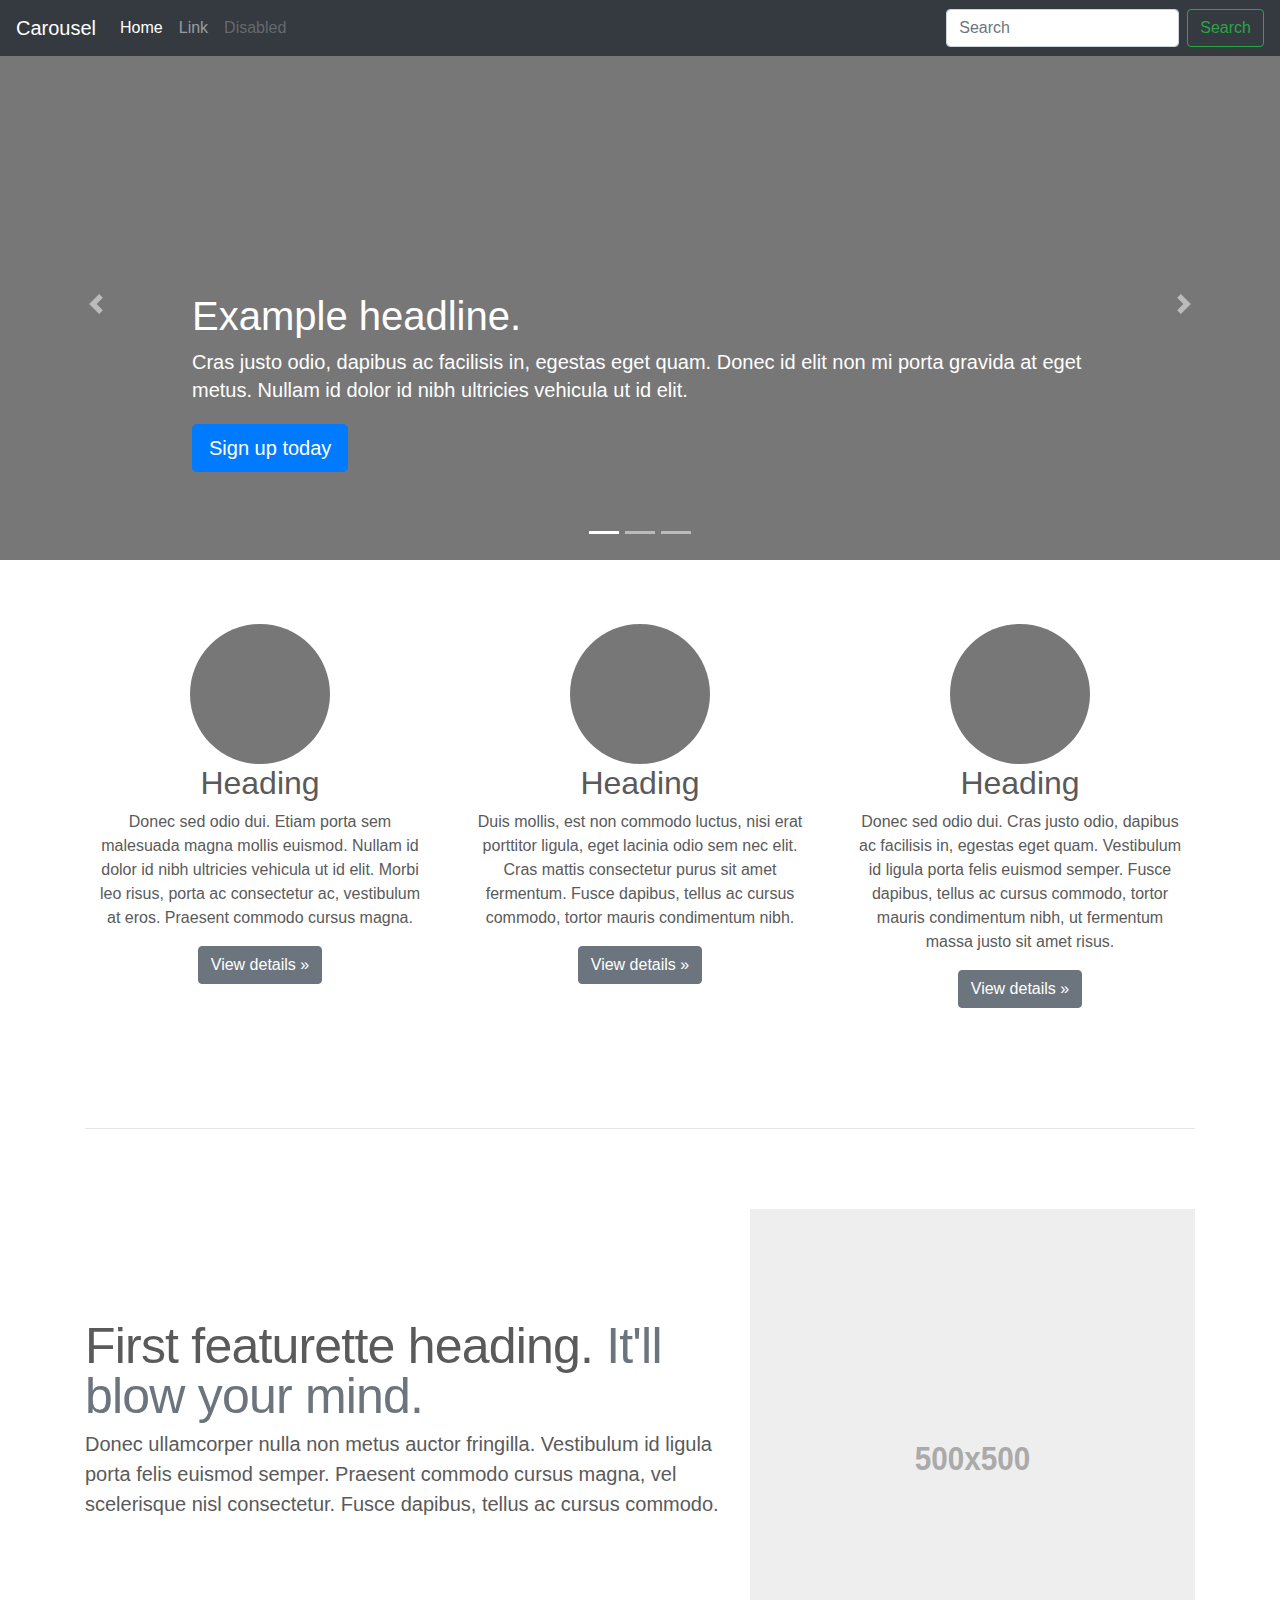
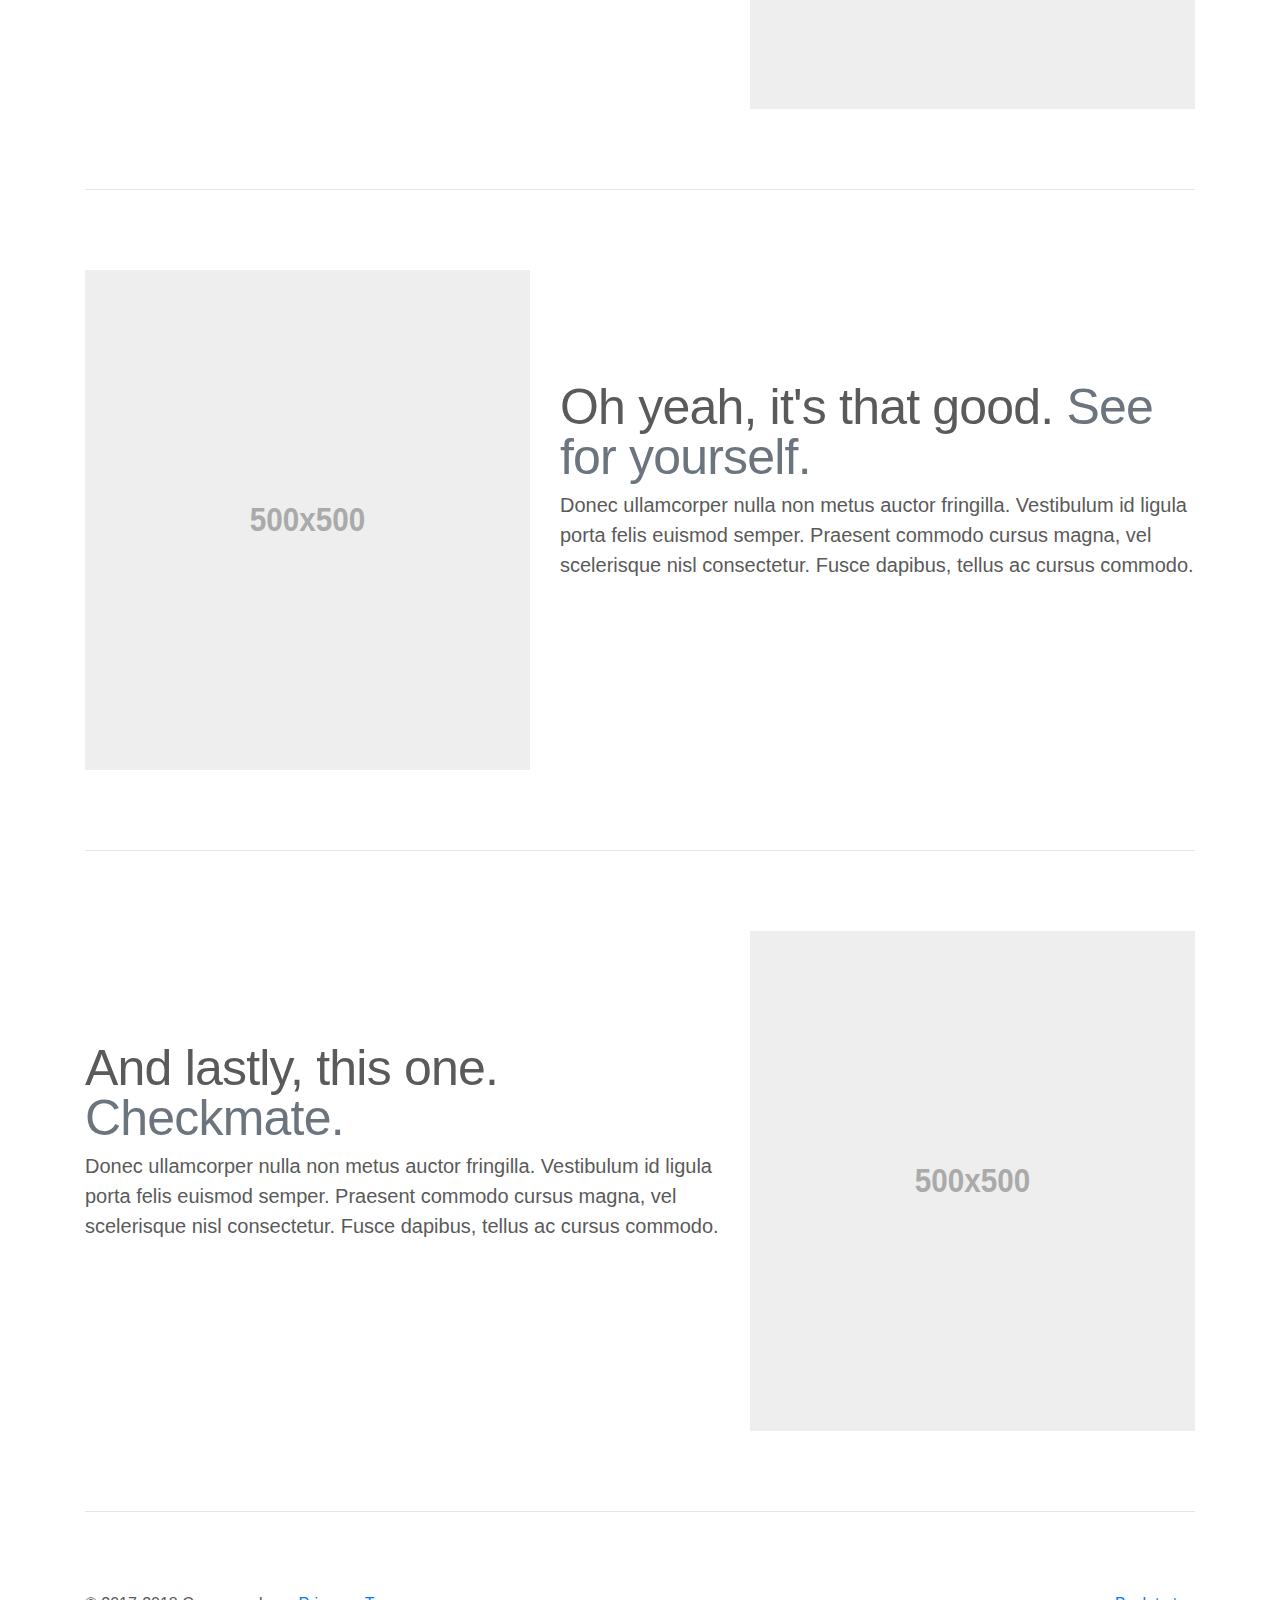
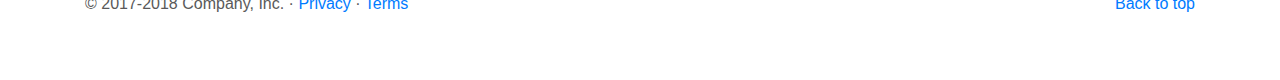
<file: bootstrap-4.0.0 - examples/docs/4.0/examples/carousel/index.html>
<!doctype html>
<html lang="en">
  <head>
    <meta charset="utf-8">
    <meta name="viewport" content="width=device-width, initial-scale=1, shrink-to-fit=no">
    <meta name="description" content="">
    <meta name="author" content="">
    <link rel="icon" href="../../../../favicon.ico">

    <title>Carousel Template for Bootstrap</title>

    <!-- Bootstrap core CSS -->
    <link href="../../../../dist/css/bootstrap.min.css" rel="stylesheet">

    <!-- Custom styles for this template -->
    <link href="carousel.css" rel="stylesheet">
  </head>
  <body>

    <header>
      <nav class="navbar navbar-expand-md navbar-dark fixed-top bg-dark">
        <a class="navbar-brand" href="#">Carousel</a>
        <button class="navbar-toggler" type="button" data-toggle="collapse" data-target="#navbarCollapse" aria-controls="navbarCollapse" aria-expanded="false" aria-label="Toggle navigation">
          <span class="navbar-toggler-icon"></span>
        </button>
        <div class="collapse navbar-collapse" id="navbarCollapse">
          <ul class="navbar-nav mr-auto">
            <li class="nav-item active">
              <a class="nav-link" href="#">Home <span class="sr-only">(current)</span></a>
            </li>
            <li class="nav-item">
              <a class="nav-link" href="#">Link</a>
            </li>
            <li class="nav-item">
              <a class="nav-link disabled" href="#">Disabled</a>
            </li>
          </ul>
          <form class="form-inline mt-2 mt-md-0">
            <input class="form-control mr-sm-2" type="text" placeholder="Search" aria-label="Search">
            <button class="btn btn-outline-success my-2 my-sm-0" type="submit">Search</button>
          </form>
        </div>
      </nav>
    </header>

    <main role="main">

      <div id="myCarousel" class="carousel slide" data-ride="carousel">
        <ol class="carousel-indicators">
          <li data-target="#myCarousel" data-slide-to="0" class="active"></li>
          <li data-target="#myCarousel" data-slide-to="1"></li>
          <li data-target="#myCarousel" data-slide-to="2"></li>
        </ol>
        <div class="carousel-inner">
          <div class="carousel-item active">
            <img class="first-slide" src="[data-uri]" alt="First slide">
            <div class="container">
              <div class="carousel-caption text-left">
                <h1>Example headline.</h1>
                <p>Cras justo odio, dapibus ac facilisis in, egestas eget quam. Donec id elit non mi porta gravida at eget metus. Nullam id dolor id nibh ultricies vehicula ut id elit.</p>
                <p><a class="btn btn-lg btn-primary" href="#" role="button">Sign up today</a></p>
              </div>
            </div>
          </div>
          <div class="carousel-item">
            <img class="second-slide" src="[data-uri]" alt="Second slide">
            <div class="container">
              <div class="carousel-caption">
                <h1>Another example headline.</h1>
                <p>Cras justo odio, dapibus ac facilisis in, egestas eget quam. Donec id elit non mi porta gravida at eget metus. Nullam id dolor id nibh ultricies vehicula ut id elit.</p>
                <p><a class="btn btn-lg btn-primary" href="#" role="button">Learn more</a></p>
              </div>
            </div>
          </div>
          <div class="carousel-item">
            <img class="third-slide" src="[data-uri]" alt="Third slide">
            <div class="container">
              <div class="carousel-caption text-right">
                <h1>One more for good measure.</h1>
                <p>Cras justo odio, dapibus ac facilisis in, egestas eget quam. Donec id elit non mi porta gravida at eget metus. Nullam id dolor id nibh ultricies vehicula ut id elit.</p>
                <p><a class="btn btn-lg btn-primary" href="#" role="button">Browse gallery</a></p>
              </div>
            </div>
          </div>
        </div>
        <a class="carousel-control-prev" href="#myCarousel" role="button" data-slide="prev">
          <span class="carousel-control-prev-icon" aria-hidden="true"></span>
          <span class="sr-only">Previous</span>
        </a>
        <a class="carousel-control-next" href="#myCarousel" role="button" data-slide="next">
          <span class="carousel-control-next-icon" aria-hidden="true"></span>
          <span class="sr-only">Next</span>
        </a>
      </div>


      <!-- Marketing messaging and featurettes
      ================================================== -->
      <!-- Wrap the rest of the page in another container to center all the content. -->

      <div class="container marketing">

        <!-- Three columns of text below the carousel -->
        <div class="row">
          <div class="col-lg-4">
            <img class="rounded-circle" src="[data-uri]" alt="Generic placeholder image" width="140" height="140">
            <h2>Heading</h2>
            <p>Donec sed odio dui. Etiam porta sem malesuada magna mollis euismod. Nullam id dolor id nibh ultricies vehicula ut id elit. Morbi leo risus, porta ac consectetur ac, vestibulum at eros. Praesent commodo cursus magna.</p>
            <p><a class="btn btn-secondary" href="#" role="button">View details &raquo;</a></p>
          </div><!-- /.col-lg-4 -->
          <div class="col-lg-4">
            <img class="rounded-circle" src="[data-uri]" alt="Generic placeholder image" width="140" height="140">
            <h2>Heading</h2>
            <p>Duis mollis, est non commodo luctus, nisi erat porttitor ligula, eget lacinia odio sem nec elit. Cras mattis consectetur purus sit amet fermentum. Fusce dapibus, tellus ac cursus commodo, tortor mauris condimentum nibh.</p>
            <p><a class="btn btn-secondary" href="#" role="button">View details &raquo;</a></p>
          </div><!-- /.col-lg-4 -->
          <div class="col-lg-4">
            <img class="rounded-circle" src="[data-uri]" alt="Generic placeholder image" width="140" height="140">
            <h2>Heading</h2>
            <p>Donec sed odio dui. Cras justo odio, dapibus ac facilisis in, egestas eget quam. Vestibulum id ligula porta felis euismod semper. Fusce dapibus, tellus ac cursus commodo, tortor mauris condimentum nibh, ut fermentum massa justo sit amet risus.</p>
            <p><a class="btn btn-secondary" href="#" role="button">View details &raquo;</a></p>
          </div><!-- /.col-lg-4 -->
        </div><!-- /.row -->


        <!-- START THE FEATURETTES -->

        <hr class="featurette-divider">

        <div class="row featurette">
          <div class="col-md-7">
            <h2 class="featurette-heading">First featurette heading. <span class="text-muted">It'll blow your mind.</span></h2>
            <p class="lead">Donec ullamcorper nulla non metus auctor fringilla. Vestibulum id ligula porta felis euismod semper. Praesent commodo cursus magna, vel scelerisque nisl consectetur. Fusce dapibus, tellus ac cursus commodo.</p>
          </div>
          <div class="col-md-5">
            <img class="featurette-image img-fluid mx-auto" data-src="holder.js/500x500/auto" alt="Generic placeholder image">
          </div>
        </div>

        <hr class="featurette-divider">

        <div class="row featurette">
          <div class="col-md-7 order-md-2">
            <h2 class="featurette-heading">Oh yeah, it's that good. <span class="text-muted">See for yourself.</span></h2>
            <p class="lead">Donec ullamcorper nulla non metus auctor fringilla. Vestibulum id ligula porta felis euismod semper. Praesent commodo cursus magna, vel scelerisque nisl consectetur. Fusce dapibus, tellus ac cursus commodo.</p>
          </div>
          <div class="col-md-5 order-md-1">
            <img class="featurette-image img-fluid mx-auto" data-src="holder.js/500x500/auto" alt="Generic placeholder image">
          </div>
        </div>

        <hr class="featurette-divider">

        <div class="row featurette">
          <div class="col-md-7">
            <h2 class="featurette-heading">And lastly, this one. <span class="text-muted">Checkmate.</span></h2>
            <p class="lead">Donec ullamcorper nulla non metus auctor fringilla. Vestibulum id ligula porta felis euismod semper. Praesent commodo cursus magna, vel scelerisque nisl consectetur. Fusce dapibus, tellus ac cursus commodo.</p>
          </div>
          <div class="col-md-5">
            <img class="featurette-image img-fluid mx-auto" data-src="holder.js/500x500/auto" alt="Generic placeholder image">
          </div>
        </div>

        <hr class="featurette-divider">

        <!-- /END THE FEATURETTES -->

      </div><!-- /.container -->


      <!-- FOOTER -->
      <footer class="container">
        <p class="float-right"><a href="#">Back to top</a></p>
        <p>&copy; 2017-2018 Company, Inc. &middot; <a href="#">Privacy</a> &middot; <a href="#">Terms</a></p>
      </footer>
    </main>

    <!-- Bootstrap core JavaScript
    ================================================== -->
    <!-- Placed at the end of the document so the pages load faster -->
    <script src="https://code.jquery.com/jquery-3.2.1.slim.min.js" integrity="sha384-KJ3o2DKtIkvYIK3UENzmM7KCkRr/rE9/Qpg6aAZGJwFDMVNA/GpGFF93hXpG5KkN" crossorigin="anonymous"></script>
    <script>window.jQuery || document.write('<script src="../../../../assets/js/vendor/jquery-slim.min.js"><\/script>')</script>
    <script src="../../../../assets/js/vendor/popper.min.js"></script>
    <script src="../../../../dist/js/bootstrap.min.js"></script>
    <!-- Just to make our placeholder images work. Don't actually copy the next line! -->
    <script src="../../../../assets/js/vendor/holder.min.js"></script>
  </body>
</html>
</file>
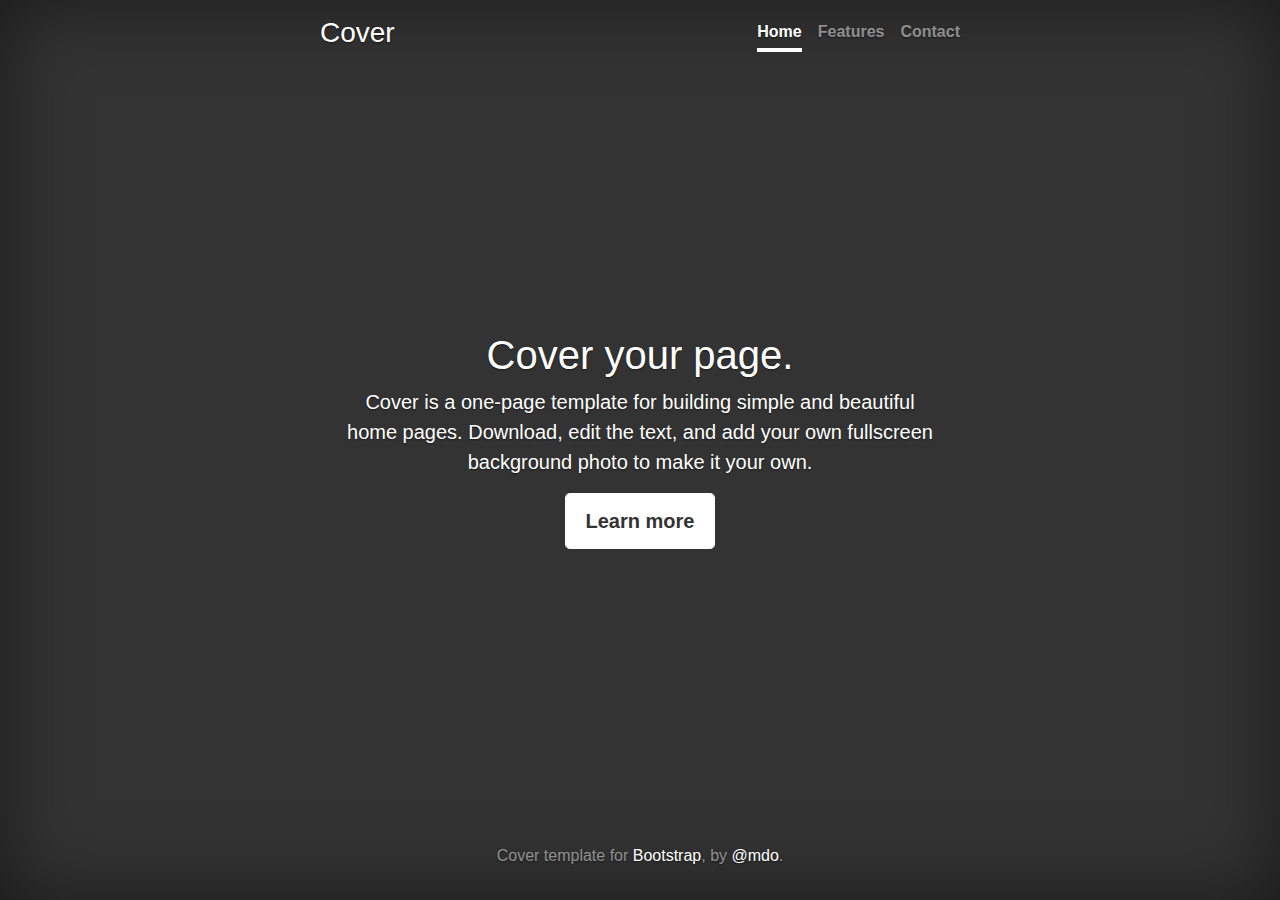
<file: bootstrap-4.0.0 - examples/docs/4.0/examples/cover/index.html>
<!doctype html>
<html lang="en">
  <head>
    <meta charset="utf-8">
    <meta name="viewport" content="width=device-width, initial-scale=1, shrink-to-fit=no">
    <meta name="description" content="">
    <meta name="author" content="">
    <link rel="icon" href="../../../../favicon.ico">

    <title>Cover Template for Bootstrap</title>

    <!-- Bootstrap core CSS -->
    <link href="../../../../dist/css/bootstrap.min.css" rel="stylesheet">

    <!-- Custom styles for this template -->
    <link href="cover.css" rel="stylesheet">
  </head>

  <body class="text-center">

    <div class="cover-container d-flex h-100 p-3 mx-auto flex-column">
      <header class="masthead mb-auto">
        <div class="inner">
          <h3 class="masthead-brand">Cover</h3>
          <nav class="nav nav-masthead justify-content-center">
            <a class="nav-link active" href="#">Home</a>
            <a class="nav-link" href="#">Features</a>
            <a class="nav-link" href="#">Contact</a>
          </nav>
        </div>
      </header>

      <main role="main" class="inner cover">
        <h1 class="cover-heading">Cover your page.</h1>
        <p class="lead">Cover is a one-page template for building simple and beautiful home pages. Download, edit the text, and add your own fullscreen background photo to make it your own.</p>
        <p class="lead">
          <a href="#" class="btn btn-lg btn-secondary">Learn more</a>
        </p>
      </main>

      <footer class="mastfoot mt-auto">
        <div class="inner">
          <p>Cover template for <a href="https://getbootstrap.com/">Bootstrap</a>, by <a href="https://twitter.com/mdo">@mdo</a>.</p>
        </div>
      </footer>
    </div>


    <!-- Bootstrap core JavaScript
    ================================================== -->
    <!-- Placed at the end of the document so the pages load faster -->
    <script src="https://code.jquery.com/jquery-3.2.1.slim.min.js" integrity="sha384-KJ3o2DKtIkvYIK3UENzmM7KCkRr/rE9/Qpg6aAZGJwFDMVNA/GpGFF93hXpG5KkN" crossorigin="anonymous"></script>
    <script>window.jQuery || document.write('<script src="../../../../assets/js/vendor/jquery-slim.min.js"><\/script>')</script>
    <script src="../../../../assets/js/vendor/popper.min.js"></script>
    <script src="../../../../dist/js/bootstrap.min.js"></script>
  </body>
</html>
</file>
<file: practicas/dashboard/css/estilos.css>
body {
	background: #f2f2f2;
	font-size: 16px;
	font-family: 'Open Sans', sans-serif;
}

a {
	text-decoration: none;
}

/* --- --- BARRA LATERAL --- --- */
.barra-lateral {
	background: #262a34;
	color: #fff;
	min-width: 300px;
	min-height: 100vh;
}

.barra-lateral a {
	color: #fff;
}

/* --- LOGO --- */
.barra-lateral .logo {
	background: #0275db;
}

.barra-lateral .logo h2 {
	font-size: 30px;
	font-family: 'Roboto', sans-serif;
	text-align: center;
	font-weight: 300;
}

/* --- MENU --- */
.barra-lateral .menu a {
	display: block;
	padding: 20px;
	font-family: 'Roboto', sans-serif;
	font-weight: 500;
	border-bottom: 1px solid rgba(255,255,255, .1);
}

.barra-lateral .menu a:hover {
	background: #35ae6b;
}

.barra-lateral .menu a svg {
	margin-right: 10px;
}


/* --- --- MAIN --- --- */
.main {
	padding-top: 40px;
}

.main .columna {
	padding:0 40px;
}

.main .titulo {
	color: #262a34;
	font-size: 25px;
	font-weight: 500;
	font-family: 'Roboto', sans-serif;
	margin-bottom: 20px;
}

.main .widget {
	margin-bottom: 40px;
}

/* --- Widget Nueva Entrada --- */
.main .nueva_entrada form input[type="text"],
.main .nueva_entrada form textarea {
	width: 100%;
	padding: 10px;
	margin-bottom: 20px;
	font-family: 'Open Sans', sans-serif;
	border: none;
	box-shadow: 0px 2px 2px 0px rgba(0,0,0,.2);
}


.main .nueva_entrada form textarea {
	height: 400px;
	min-height: 200px;
	max-width: 100%;
	min-width: 100%;
}


.main .nueva_entrada button {
	background: #0275d8;
	cursor: pointer;
	color: #fff;
	font-family: 'Roboto', sans-serif;
	font-size: 18px;
	font-weight: 500;
	border: none;
	display: inline-block;
	padding: 10px;
	width: 200px;
	border-radius: 3px;
	transition: .3s ease all;
}

.main .nueva_entrada button:hover {
	background: #025aa5;
}

.main .nueva_entrada button svg {
	margin-right: 10px;
}

/* --- Widget Estadisticas --- */
.main .estadisticas .contenedor {
	box-shadow: 0px 1px 1px 0px rgba(0,0,0, .2);
}

.main .estadisticas .caja {
	background: #fff;
	border: 1px solid #e3e3e3;
	padding: 40px 20px;
	flex: 1;
	text-align: center;
	font-family: 'Roboto', sans-serif;
}

.main .estadisticas .caja h3 {
	margin-bottom: 10px;
	color: #35ae6b;
}

.main .estadisticas .caja p {
	color: #a8a8a8;
	margin-bottom: 0;
}

.main .estadisticas .caja:first-child {
	border-right: none;
}

.main .estadisticas .caja:last-child {
	border-left: none;
}

/* --- Widget Comentarios --- */
.main .comentarios .contenedor {
	box-shadow: 0px 0px 2px 0px rgba(0,0,0, .2);
}

.main .comentarios .comentario {
	background: #fff;
	padding: 20px;
	border-bottom: 1px solid #dfdfdf;
}

.main .comentarios .comentario .foto {
	width: 64px;
	height: 64px;
	overflow: hidden;
	margin-right: 20px;
	border-radius: 100px;
}

.main .comentarios .comentario .foto a {
	display: inline-block;
}

.main .comentarios .comentario .foto img {
	width: 100%;
	vertical-align: top;
}

.main .comentarios .comentario .texto {
	flex: 1;
}

.main .comentarios .comentario .texto .texto-comentario {
	font-size: 14px;
	font-family: 'Open Sans', sans-serif;
}

.main .comentarios .comentario .botones button {
	background: none;
	cursor: pointer;
	color: #fff;
	font-family: 'Roboto', sans-serif;
	font-size: 14px;
	font-weight: 500;
	border: none;
	display: inline-block;
	padding: 5px 10px;
	border-radius: 3px;
	transition: all .3s ease;
	margin-right: 10px;
	margin-bottom: 10px;
}

.main .comentarios .comentario .botones .aprobar {background: #35ae6b;}
.main .comentarios .comentario .botones .eliminar {background: #b74848;}
.main .comentarios .comentario .botones .bloquear {color: #acacac;}

.main .comentarios .comentario .botones .aprobar:hover {background: #449d44;}
.main .comentarios .comentario .botones .eliminar:hover {background: #c9302c;}
.main .comentarios .comentario .botones .bloquear:hover {color: #fff; background: #acacac;}


/* --- MEDIAQUERIES ---  */
/* Dispositivo xs */
@media screen and (max-width: 320px) {}

/* Dispositivo sm */
@media screen and (max-width: 576px) {
	.barra-lateral {
		min-height: auto;
	}
}

/* Dispositivo md */
@media screen and (max-width: 768px) {
	.main .comentarios .comentario .botones button {
		width: 100%;
	}
}

/* Dispositivo lg */
@media screen and (max-width: 992px) {}

/* Dispositivo xl */
@media screen and (max-width: 1200px) {
	.barra-lateral {
		min-width: auto;
	}

	.barra-lateral .logo {
		display: none;
	}

	.barra-lateral .menu a svg {
		display: none;
	}

	.main .comentarios .comentario .foto {
		width: 30px;
		height: 30px;
	}
}

/* Dispositivo xxl */
@media screen and (max-width: 1400px) {}
</file>
<file: practicas/grid/css/estilos.css>
body {
	background: #f0f3f5;
	color: #fff;
}

header {
	background: #9aca40;
	padding: 20px;
	margin-bottom: 20px;
}

.contenedor-main {
	margin-bottom: 20px;
}

main {
	background: #fff;
	color: #424242;
	padding: 20px 0;
}

aside {
	background: #dee5e8;
	padding: 60px 0;
	color: #0d47a1;
}

.widgets {
	margin-bottom: 20px;
}

.widgets > div {
	background: #2196f3;
	color: #fff;
	padding: 20px;
}

footer {
	padding: 20px 0;
	background: #1e1e1e;
}
</file>
<file: practicas/portafolio/css/estilos.css>
body {
    background: #f2f2f2;
    font-family: 'Open Sans', sans-serif;
}

header .nav {
    min-height: 80px;
    overflow: hidden;
    background: #fff;
}

header .logo h2,
header .logo p {
    font-size: 16px;
    display: inline-block;
}

header .logo .icono {
    color: #bfbfbf;
}

header .logo svg {
    width: 20px;
    height: 20px;
}

header .logo p {
    color: #777777;
}

header .menu .c1 {
    background: #3da5e2;
}

header .menu .c2 {
    background: #005385;
}

header .menu .c3 {
    background: #003855;
}

header .menu .c1:hover {
    background: #1ba0ef;
}

header .menu .c2:hover {
    background: #00426a;
}

header .menu .c3:hover {
    background: #002d44;
}


/* MAIN */


/* Portafolio */

.portafolio {
    border-top: 5px solid #3da5e2;
    background: #fff;
}

.portafolio .titulo {
    color: #3da5e2;
    font-family: 'Open Sans', sans-serif;
    font-weight: 300;
}

.portafolio .galeria .contenedor-imagen {
    max-height: 180px;
    overflow: hidden;
}

.portafolio .galeria .contenedor-imagen a {
    background: #3da5e2;
    display: inline-block;
}

.portafolio .galeria .contenedor-imagen:hover img {
    opacity: .3;
}


/* Ventana Modal */

.modal-dialog {
    max-width: 1000px;
}


/* Acerca de */

.acerca-de .foto .nombre {
    color: #545454;
    font-weight: 300;
    font-size: 18px;
    letter-spacing: 2px;
}

.acerca-de .info .titulo {
    color: #005385;
    font-family: 'Open Sans', sans-serif;
    font-weight: 300;
    font-size: 40px;
    margin-bottom: 30px;
}

.acerca-de .info .resumen {
    letter-spacing: 1px;
}

.acerca-de .info .label {
    font-size: 18px;
    font-weight: 600;
    color: #005385;
    margin-bottom: 10px;
}

.acerca-de .info .progress {
    background: #005385;
    border-radius: 0;
    height: 25px;
}

.acerca-de .info .progress .progress-bar {
    background: #3da5e2;
    line-height: 25px;
    padding-left: 20px;
}


/* Contacto */

.contacto {
    border-top: 1px solid #cbcbcb;
    border-bottom: 1px solid #cbcbcb;
}

.contacto .titulo {
    color: #003855;
    font-family: 'Open Sans', sans-serif;
    font-weight: 300;
    font-size: 40px;
    margin-bottom: 40px;
    text-align: center;
}

.contacto .formulario input[type="text"],
.contacto .formulario input[type="email"],
.contacto .formulario textarea {
    padding: 15px;
    border: none;
    font-family: 'Open Sans', sans-serif;
}

.contacto .formulario textarea {
    height: 150px;
    min-height: 150px;
    max-height: 250px;
}

.contacto .formulario .boton {
    background: #3da5e2;
    border: none;
    padding: 7px 30px;
    color: #fff;
    font-family: 'Open Sans', sans-serif;
    cursor: pointer;
    width: auto;
    border-radius: 3px;
}

.contacto .formulario .boton:hover {
    background: #1BA0EF;
}


/* Footer */

.redes-sociales {
    padding: 40px 0;
    margin-bottom: 40px;
}

.redes-sociales .icono {
    width: 100px;
    height: 100px;
    color: #fff;
    background: #cbcbcb;
    display: inline-block;
    margin: 0px 20px;
    text-decoration: none;
    border-radius: 100px;
    transition: all .3s ease;
}

.redes-sociales .icono svg {
    width: 40px;
    height: 40px;
}

.redes-sociales .twitter {
    background: #1da1f2;
}

.redes-sociales .instagram {
    background: #833ab4;
}

.redes-sociales .facebook {
    background: #3b5998;
}


/* MEDIAQUERIES */


/* Dispositivo sm */

@media screen and (max-width: 576px) {
    .redes-sociales .icono {
        width: 50px;
        height: 50px;
    }
    .redes-sociales .icono svg {
        width: 25px;
        height: 25px;
    }
}


/* Dispositivo md */

@media screen and (max-width: 768px) {}


/* Dispositivo lg */

@media screen and (max-width: 992px) {
    .logo {
        height: 76px;
    }
    header .menu {
        min-height: 76px;
    }
    header .menu a {
        width: 100%;
    }
    .portafolio .galeria .contenedor-imagen:nth-child(1) {
        order: 1;
    }
    .portafolio .galeria .contenedor-imagen:nth-child(2) {
        order: 3;
    }
    .portafolio .galeria .contenedor-imagen:nth-child(3) {
        order: 6;
    }
    .portafolio .galeria .contenedor-imagen:nth-child(4) {
        order: 2;
    }
    .portafolio .galeria .contenedor-imagen:nth-child(5) {
        order: 5;
    }
    .portafolio .galeria .contenedor-imagen:nth-child(6) {
        order: 4;
    }
    .portafolio .galeria .contenedor-imagen:nth-child(7) {
        order: 7;
    }
}


/* Dispositivo xl */

@media screen and (max-width: 1200px) {}


/* Dispositivo xxl */

@media screen and (max-width: 1400px) {}
</file>
<file: practicas/red-social/css/estilos.css>
:root {
	--texto: rgba(255,255,255, .7);
	--blanco: #fff;
	--input: #3A3B3C;
	--input-hover: #4b4d4e;
	--activo: #2D88FF;
	--gris-claro: #B0B3B8;
	--fondo-contenido: #242526;
}

* {
	margin: 0;
	padding: 0;
	box-sizing: border-box;
}

body {
	background: #18191A;
	color: var(--texto);
}

a {
	color: var(--texto);
	text-decoration: none;
}

/* ------------------ */
/* ----- HEADER ----- */
/* ------------------ */
header {
	background: var(--fondo-contenido);
}

header .logo {
	display: inline-block;
}

header .logo svg {
	color: var(--blanco);
	height: 35px;
	width: 35px;
}

header .barra-busqueda {
	position: relative;
	width: 100%;
}

header .barra-busqueda input {
	width: 100%;
	border: none;
	background: var(--input);
	color: var(--texto);
	height: 40px;
	border-radius: 100px;
	padding: 0 20px 0 40px;
}

header .barra-busqueda .icono {
	position: absolute;
	top: 6px;
	left: 15px;
	color: var(--texto);
}

/* Menu Principal */
header .menu a {
	display: inline-block;
	padding: 10px 40px;
}

header .menu a:hover {
	color: var(--texto);
	background: var(--input);
	border-radius: 5px;
}

header .menu a svg {
	width: 25px;
	height: 25px;
}

header .menu .active {
	border-bottom: 4px solid var(--activo);
	color: var(--activo);
}

header .menu .active:hover {
	background: none;
	border-radius: 0px;
	color: var(--activo);
}

/* Botones */
header .botones a {
	background: var(--input);
	display: inline-flex;
	border-radius: 100px;
	min-width: 40px;
	height: 40px;
	align-items: center;
	justify-content: center;
	margin-left: 7px;
}

header .botones a:hover {
	background: #4b4d4e;
	color: var(--texto);
}

header .botones .perfil {
	height: 40px;
	padding: 0 7px;
	background: none;
	min-width: max-content;
}

header .botones .perfil img {
	width: 30px;
	height: 30px;
	border-radius: 100px;
	margin-right: 5px;
}

/* --- Aside ---  */
aside {
	height: 100vh;
	overflow: auto;
	padding-top: 60px;
}

/* Aside Enlaces Rapidos */
.enlaces-rapidos > nav a {
	display: flex;
	align-items: center;
	color: var(--blanco);
	padding: 10px 10px;
	border-radius: 3px;
}

.enlaces-rapidos > nav a:hover {
	background: var(--input-hover);
}

.enlaces-rapidos .perfil img {
	width: 30px;
	height: 30px;
	border-radius: 100px;
	margin-right: 10px;
}

.enlaces-rapidos .icono {
	margin-right: 20px;
}

.enlaces-rapidos .icono svg {
	height: 20px;
	width: 20px;
}

/* Footer */
footer {
	margin: 40px 0;
}

footer nav a {
	font-size: 14px;
	margin-right: 7px;
	color: var(--gris-claro);
}

footer nav a:hover {
	text-decoration: underline;
	color: var(--gris-claro);
}

/* --- Contactos ---  */
.contactos .seccion {
	margin-bottom: 20px;
}

.contactos .titulo {
	font-size: 18px;
	font-weight: bold;
	color: var(--gris-claro);
	margin-bottom: 10px;
}

.contactos .publicidad {
	display: block;
	max-height: 100px;
	overflow: hidden;
	margin-bottom: 10px;
	border-radius: 5px;
}

.contactos .publicidad img {
	width: 100%;
}

.contactos nav a {
	display: flex;
	align-items: center;
	color: var(--blanco);
	padding: 10px;
	border-radius: 5px;
}

.contactos nav a:hover {
	background: var(--input-hover);
}

.contactos nav a img {
	width: 30px;
	height: 30px;
	border-radius: 100px;
	margin-right: 10px;
}

/* --- MAIN ---  */
main {
	padding-top: 70px;
}

main .publicar,
main .publicacion {
	background: var(--fondo-contenido);
	width: 100%;
	border-radius: 5px;
	margin-bottom: 20px;
	padding: 10px;
}

main .publicar .formulario {
	display: flex;
	justify-self: start;
}

main .foto {
	display: block;
	width: 40px;
	height: 40px;
	overflow: hidden;
	border-radius: 100px;
	margin-right: 10px;
}

main .foto img {
	width: 100%;
}

main .publicar .formulario input {
	width: 100%;
	border: none;
	background: var(--input);
	height: 40px;
	border-radius: 100px;
	padding: 0 20px;
	color: var(--texto);
}

main .publicar .botones a {
	display: inline-flex;
	align-items: center;
	justify-content: center;
	width: 100%;
	padding: 10px;
	border-radius: 3px;
}

main .publicar .botones a:hover {
	background: var(--input-hover);
	color: var(--texto);
}

main .publicar .botones a svg {
	margin-right: 7px;
}

/* --- Publicacion ---  */
main .publicacion .header {
	display: flex;
	width: 100%;
	align-items: center;
}

main .publicacion .header .datos {
	display: flex;
	flex-direction: column;
}

main .publicacion .header .datos .nombre {
	color: var(--blanco);
}

main .publicacion .header .datos .hora {
	color: var(--texto);
	font-size: 14px;
}

main .publicacion .header .datos .hora:hover {
	color: var(--texto);
}

main .publicacion .header .datos a:hover {
	color: var(--texto);
	text-decoration: underline;
}

main .publicacion .body p {
	margin-bottom: 10px;
	color: var(--blanco);
}

main .publicacion .body img {
	width: 100%;
}

main .publicacion .comentarios {
	padding: 10px;
}

main .publicacion .comentarios .me-gusta svg {
	margin-right: 10px;
	color: #e75151;
}

main .publicacion .comentarios a,
main .publicacion .comentarios .me-gusta {
	color: var(--texto);
}

main .publicacion .comentarios a:hover {
	text-decoration: underline;
	color: var(--texto);
}

main .publicacion .botones button {
	width: 100%;
	border: none;
	background: none;
	color: var(--texto);
	padding: 10px;
	border-radius: 3px;
}

main .publicacion .botones button:hover {
	background: #3a3b3c;
}

main .publicacion .botones button svg {
	margin-right: 5px;
}


/* --- MEDIAQUERIES ---  */
/* Dispositivo MD */
@media screen and (max-width: 768px) {
	.enlaces-rapidos,
	.contactos {
		display: none;
	}
}

/* Dispositivo LG */
@media screen and (max-width: 992px) {
	header {
		padding-top: 10px;
	}

	.menu {
		margin-top: 10px;
	}

	.contenido-principal {
		padding-top: 70px;
	}
}

/* Dispositivo XL */
@media screen and (max-width: 1200px) {
	header .menu a {
		padding: 10px 20px;
	}
}
</file>
<file: bootstrap-4.0.0 - examples/docs/4.0/examples/album/album.css>
:root {
  --jumbotron-padding-y: 3rem;
}

.jumbotron {
  padding-top: var(--jumbotron-padding-y);
  padding-bottom: var(--jumbotron-padding-y);
  margin-bottom: 0;
  background-color: #fff;
}
@media (min-width: 768px) {
  .jumbotron {
    padding-top: calc(var(--jumbotron-padding-y) * 2);
    padding-bottom: calc(var(--jumbotron-padding-y) * 2);
  }
}

.jumbotron p:last-child {
  margin-bottom: 0;
}

.jumbotron-heading {
  font-weight: 300;
}

.jumbotron .container {
  max-width: 40rem;
}

footer {
  padding-top: 3rem;
  padding-bottom: 3rem;
}

footer p {
  margin-bottom: .25rem;
}

.box-shadow { box-shadow: 0 .25rem .75rem rgba(0, 0, 0, .05); }
</file>
<file: bootstrap-4.0.0 - examples/docs/4.0/examples/blog/blog.css>
/* stylelint-disable selector-list-comma-newline-after */

.blog-header {
  line-height: 1;
  border-bottom: 1px solid #e5e5e5;
}

.blog-header-logo {
  font-family: "Playfair Display", Georgia, "Times New Roman", serif;
  font-size: 2.25rem;
}

.blog-header-logo:hover {
  text-decoration: none;
}

h1, h2, h3, h4, h5, h6 {
  font-family: "Playfair Display", Georgia, "Times New Roman", serif;
}

.display-4 {
  font-size: 2.5rem;
}
@media (min-width: 768px) {
  .display-4 {
    font-size: 3rem;
  }
}

.nav-scroller {
  position: relative;
  z-index: 2;
  height: 2.75rem;
  overflow-y: hidden;
}

.nav-scroller .nav {
  display: -webkit-box;
  display: -ms-flexbox;
  display: flex;
  -ms-flex-wrap: nowrap;
  flex-wrap: nowrap;
  padding-bottom: 1rem;
  margin-top: -1px;
  overflow-x: auto;
  text-align: center;
  white-space: nowrap;
  -webkit-overflow-scrolling: touch;
}

.nav-scroller .nav-link {
  padding-top: .75rem;
  padding-bottom: .75rem;
  font-size: .875rem;
}

.card-img-right {
  height: 100%;
  border-radius: 0 3px 3px 0;
}

.flex-auto {
  -ms-flex: 0 0 auto;
  -webkit-box-flex: 0;
  flex: 0 0 auto;
}

.h-250 { height: 250px; }
@media (min-width: 768px) {
  .h-md-250 { height: 250px; }
}

.border-top { border-top: 1px solid #e5e5e5; }
.border-bottom { border-bottom: 1px solid #e5e5e5; }

.box-shadow { box-shadow: 0 .25rem .75rem rgba(0, 0, 0, .05); }

/*
 * Blog name and description
 */
.blog-title {
  margin-bottom: 0;
  font-size: 2rem;
  font-weight: 400;
}
.blog-description {
  font-size: 1.1rem;
  color: #999;
}

@media (min-width: 40em) {
  .blog-title {
    font-size: 3.5rem;
  }
}

/* Pagination */
.blog-pagination {
  margin-bottom: 4rem;
}
.blog-pagination > .btn {
  border-radius: 2rem;
}

/*
 * Blog posts
 */
.blog-post {
  margin-bottom: 4rem;
}
.blog-post-title {
  margin-bottom: .25rem;
  font-size: 2.5rem;
}
.blog-post-meta {
  margin-bottom: 1.25rem;
  color: #999;
}

/*
 * Footer
 */
.blog-footer {
  padding: 2.5rem 0;
  color: #999;
  text-align: center;
  background-color: #f9f9f9;
  border-top: .05rem solid #e5e5e5;
}
.blog-footer p:last-child {
  margin-bottom: 0;
}
</file>
<file: bootstrap-4.0.0 - examples/docs/4.0/examples/carousel/carousel.css>
/* GLOBAL STYLES
-------------------------------------------------- */
/* Padding below the footer and lighter body text */

body {
  padding-top: 3rem;
  padding-bottom: 3rem;
  color: #5a5a5a;
}


/* CUSTOMIZE THE CAROUSEL
-------------------------------------------------- */

/* Carousel base class */
.carousel {
  margin-bottom: 4rem;
}
/* Since positioning the image, we need to help out the caption */
.carousel-caption {
  bottom: 3rem;
  z-index: 10;
}

/* Declare heights because of positioning of img element */
.carousel-item {
  height: 32rem;
  background-color: #777;
}
.carousel-item > img {
  position: absolute;
  top: 0;
  left: 0;
  min-width: 100%;
  height: 32rem;
}


/* MARKETING CONTENT
-------------------------------------------------- */

/* Center align the text within the three columns below the carousel */
.marketing .col-lg-4 {
  margin-bottom: 1.5rem;
  text-align: center;
}
.marketing h2 {
  font-weight: 400;
}
.marketing .col-lg-4 p {
  margin-right: .75rem;
  margin-left: .75rem;
}


/* Featurettes
------------------------- */

.featurette-divider {
  margin: 5rem 0; /* Space out the Bootstrap <hr> more */
}

/* Thin out the marketing headings */
.featurette-heading {
  font-weight: 300;
  line-height: 1;
  letter-spacing: -.05rem;
}


/* RESPONSIVE CSS
-------------------------------------------------- */

@media (min-width: 40em) {
  /* Bump up size of carousel content */
  .carousel-caption p {
    margin-bottom: 1.25rem;
    font-size: 1.25rem;
    line-height: 1.4;
  }

  .featurette-heading {
    font-size: 50px;
  }
}

@media (min-width: 62em) {
  .featurette-heading {
    margin-top: 7rem;
  }
}
</file>
<file: bootstrap-4.0.0 - examples/docs/4.0/examples/cover/cover.css>
/*
 * Globals
 */

/* Links */
a,
a:focus,
a:hover {
  color: #fff;
}

/* Custom default button */
.btn-secondary,
.btn-secondary:hover,
.btn-secondary:focus {
  color: #333;
  text-shadow: none; /* Prevent inheritance from `body` */
  background-color: #fff;
  border: .05rem solid #fff;
}


/*
 * Base structure
 */

html,
body {
  height: 100%;
  background-color: #333;
}

body {
  display: -ms-flexbox;
  display: -webkit-box;
  display: flex;
  -ms-flex-pack: center;
  -webkit-box-pack: center;
  justify-content: center;
  color: #fff;
  text-shadow: 0 .05rem .1rem rgba(0, 0, 0, .5);
  box-shadow: inset 0 0 5rem rgba(0, 0, 0, .5);
}

.cover-container {
  max-width: 42em;
}


/*
 * Header
 */
.masthead {
  margin-bottom: 2rem;
}

.masthead-brand {
  margin-bottom: 0;
}

.nav-masthead .nav-link {
  padding: .25rem 0;
  font-weight: 700;
  color: rgba(255, 255, 255, .5);
  background-color: transparent;
  border-bottom: .25rem solid transparent;
}

.nav-masthead .nav-link:hover,
.nav-masthead .nav-link:focus {
  border-bottom-color: rgba(255, 255, 255, .25);
}

.nav-masthead .nav-link + .nav-link {
  margin-left: 1rem;
}

.nav-masthead .active {
  color: #fff;
  border-bottom-color: #fff;
}

@media (min-width: 48em) {
  .masthead-brand {
    float: left;
  }
  .nav-masthead {
    float: right;
  }
}


/*
 * Cover
 */
.cover {
  padding: 0 1.5rem;
}
.cover .btn-lg {
  padding: .75rem 1.25rem;
  font-weight: 700;
}


/*
 * Footer
 */
.mastfoot {
  color: rgba(255, 255, 255, .5);
}
</file>
<file: bootstrap-4.0.0 - examples/js/tests/vendor/qunit.css>
/*!
 * QUnit 2.4.1
 * https://qunitjs.com/
 *
 * Copyright jQuery Foundation and other contributors
 * Released under the MIT license
 * https://jquery.org/license
 *
 * Date: 2017-10-22T05:12Z
 */

/** Font Family and Sizes */

#qunit-tests, #qunit-header, #qunit-banner, #qunit-testrunner-toolbar, #qunit-filteredTest, #qunit-userAgent, #qunit-testresult {
	font-family: "Helvetica Neue Light", "HelveticaNeue-Light", "Helvetica Neue", Calibri, Helvetica, Arial, sans-serif;
}

#qunit-testrunner-toolbar, #qunit-filteredTest, #qunit-userAgent, #qunit-testresult, #qunit-tests li { font-size: small; }
#qunit-tests { font-size: smaller; }


/** Resets */

#qunit-tests, #qunit-header, #qunit-banner, #qunit-filteredTest, #qunit-userAgent, #qunit-testresult, #qunit-modulefilter {
	margin: 0;
	padding: 0;
}


/** Header (excluding toolbar) */

#qunit-header {
	padding: 0.5em 0 0.5em 1em;

	color: #8699A4;
	background-color: #0D3349;

	font-size: 1.5em;
	line-height: 1em;
	font-weight: 400;

	border-radius: 5px 5px 0 0;
}

#qunit-header a {
	text-decoration: none;
	color: #C2CCD1;
}

#qunit-header a:hover,
#qunit-header a:focus {
	color: #FFF;
}

#qunit-banner {
	height: 5px;
}

#qunit-filteredTest {
	padding: 0.5em 1em 0.5em 1em;
	color: #366097;
	background-color: #F4FF77;
}

#qunit-userAgent {
	padding: 0.5em 1em 0.5em 1em;
	color: #FFF;
	background-color: #2B81AF;
	text-shadow: rgba(0, 0, 0, 0.5) 2px 2px 1px;
}


/** Toolbar */

#qunit-testrunner-toolbar {
	padding: 0.5em 1em 0.5em 1em;
	color: #5E740B;
	background-color: #EEE;
}

#qunit-testrunner-toolbar .clearfix {
	height: 0;
	clear: both;
}

#qunit-testrunner-toolbar label {
	display: inline-block;
}

#qunit-testrunner-toolbar input[type=checkbox],
#qunit-testrunner-toolbar input[type=radio] {
	margin: 3px;
	vertical-align: -2px;
}

#qunit-testrunner-toolbar input[type=text] {
	box-sizing: border-box;
	height: 1.6em;
}

.qunit-url-config,
.qunit-filter,
#qunit-modulefilter {
	display: inline-block;
	line-height: 2.1em;
}

.qunit-filter,
#qunit-modulefilter {
	float: right;
	position: relative;
	margin-left: 1em;
}

.qunit-url-config label {
	margin-right: 0.5em;
}

#qunit-modulefilter-search {
	box-sizing: border-box;
	width: 400px;
}

#qunit-modulefilter-search-container:after {
	position: absolute;
	right: 0.3em;
	content: "\25bc";
	color: black;
}

#qunit-modulefilter-dropdown {
	/* align with #qunit-modulefilter-search */
	box-sizing: border-box;
	width: 400px;
	position: absolute;
	right: 0;
	top: 50%;
	margin-top: 0.8em;

	border: 1px solid #D3D3D3;
	border-top: none;
	border-radius: 0 0 .25em .25em;
	color: #000;
	background-color: #F5F5F5;
	z-index: 99;
}

#qunit-modulefilter-dropdown a {
	color: inherit;
	text-decoration: none;
}

#qunit-modulefilter-dropdown .clickable.checked {
	font-weight: bold;
	color: #000;
	background-color: #D2E0E6;
}

#qunit-modulefilter-dropdown .clickable:hover {
	color: #FFF;
	background-color: #0D3349;
}

#qunit-modulefilter-actions {
	display: block;
	overflow: auto;

	/* align with #qunit-modulefilter-dropdown-list */
	font: smaller/1.5em sans-serif;
}

#qunit-modulefilter-dropdown #qunit-modulefilter-actions > * {
	box-sizing: border-box;
	max-height: 2.8em;
	display: block;
	padding: 0.4em;
}

#qunit-modulefilter-dropdown #qunit-modulefilter-actions > button {
	float: right;
	font: inherit;
}

#qunit-modulefilter-dropdown #qunit-modulefilter-actions > :last-child {
	/* insert padding to align with checkbox margins */
	padding-left: 3px;
}

#qunit-modulefilter-dropdown-list {
	max-height: 200px;
	overflow-y: auto;
	margin: 0;
	border-top: 2px groove threedhighlight;
	padding: 0.4em 0 0;
	font: smaller/1.5em sans-serif;
}

#qunit-modulefilter-dropdown-list li {
	white-space: nowrap;
	overflow: hidden;
	text-overflow: ellipsis;
}

#qunit-modulefilter-dropdown-list .clickable {
	display: block;
	padding-left: 0.15em;
}


/** Tests: Pass/Fail */

#qunit-tests {
	list-style-position: inside;
}

#qunit-tests li {
	padding: 0.4em 1em 0.4em 1em;
	border-bottom: 1px solid #FFF;
	list-style-position: inside;
}

#qunit-tests > li {
	display: none;
}

#qunit-tests li.running,
#qunit-tests li.pass,
#qunit-tests li.fail,
#qunit-tests li.skipped,
#qunit-tests li.aborted {
	display: list-item;
}

#qunit-tests.hidepass {
	position: relative;
}

#qunit-tests.hidepass li.running,
#qunit-tests.hidepass li.pass:not(.todo) {
	visibility: hidden;
	position: absolute;
	width:   0;
	height:  0;
	padding: 0;
	border:  0;
	margin:  0;
}

#qunit-tests li strong {
	cursor: pointer;
}

#qunit-tests li.skipped strong {
	cursor: default;
}

#qunit-tests li a {
	padding: 0.5em;
	color: #C2CCD1;
	text-decoration: none;
}

#qunit-tests li p a {
	padding: 0.25em;
	color: #6B6464;
}
#qunit-tests li a:hover,
#qunit-tests li a:focus {
	color: #000;
}

#qunit-tests li .runtime {
	float: right;
	font-size: smaller;
}

.qunit-assert-list {
	margin-top: 0.5em;
	padding: 0.5em;

	background-color: #FFF;

	border-radius: 5px;
}

.qunit-source {
	margin: 0.6em 0 0.3em;
}

.qunit-collapsed {
	display: none;
}

#qunit-tests table {
	border-collapse: collapse;
	margin-top: 0.2em;
}

#qunit-tests th {
	text-align: right;
	vertical-align: top;
	padding: 0 0.5em 0 0;
}

#qunit-tests td {
	vertical-align: top;
}

#qunit-tests pre {
	margin: 0;
	white-space: pre-wrap;
	word-wrap: break-word;
}

#qunit-tests del {
	color: #374E0C;
	background-color: #E0F2BE;
	text-decoration: none;
}

#qunit-tests ins {
	color: #500;
	background-color: #FFCACA;
	text-decoration: none;
}

/*** Test Counts */

#qunit-tests b.counts                       { color: #000; }
#qunit-tests b.passed                       { color: #5E740B; }
#qunit-tests b.failed                       { color: #710909; }

#qunit-tests li li {
	padding: 5px;
	background-color: #FFF;
	border-bottom: none;
	list-style-position: inside;
}

/*** Passing Styles */

#qunit-tests li li.pass {
	color: #3C510C;
	background-color: #FFF;
	border-left: 10px solid #C6E746;
}

#qunit-tests .pass                          { color: #528CE0; background-color: #D2E0E6; }
#qunit-tests .pass .test-name               { color: #366097; }

#qunit-tests .pass .test-actual,
#qunit-tests .pass .test-expected           { color: #999; }

#qunit-banner.qunit-pass                    { background-color: #C6E746; }

/*** Failing Styles */

#qunit-tests li li.fail {
	color: #710909;
	background-color: #FFF;
	border-left: 10px solid #EE5757;
	white-space: pre;
}

#qunit-tests > li:last-child {
	border-radius: 0 0 5px 5px;
}

#qunit-tests .fail                          { color: #000; background-color: #EE5757; }
#qunit-tests .fail .test-name,
#qunit-tests .fail .module-name             { color: #000; }

#qunit-tests .fail .test-actual             { color: #EE5757; }
#qunit-tests .fail .test-expected           { color: #008000; }

#qunit-banner.qunit-fail                    { background-color: #EE5757; }


/*** Aborted tests */
#qunit-tests .aborted { color: #000; background-color: orange; }
/*** Skipped tests */

#qunit-tests .skipped {
	background-color: #EBECE9;
}

#qunit-tests .qunit-todo-label,
#qunit-tests .qunit-skipped-label {
	background-color: #F4FF77;
	display: inline-block;
	font-style: normal;
	color: #366097;
	line-height: 1.8em;
	padding: 0 0.5em;
	margin: -0.4em 0.4em -0.4em 0;
}

#qunit-tests .qunit-todo-label {
	background-color: #EEE;
}

/** Result */

#qunit-testresult {
	color: #2B81AF;
	background-color: #D2E0E6;

	border-bottom: 1px solid #FFF;
}
#qunit-testresult .clearfix {
	height: 0;
	clear: both;
}
#qunit-testresult .module-name {
	font-weight: 700;
}
#qunit-testresult-display {
	padding: 0.5em 1em 0.5em 1em;
	width: 85%;
	float:left;
}
#qunit-testresult-controls {
	padding: 0.5em 1em 0.5em 1em;
  width: 10%;
	float:left;
}

/** Fixture */

#qunit-fixture {
	position: absolute;
	top: -10000px;
	left: -10000px;
	width: 1000px;
	height: 1000px;
}
</file>
